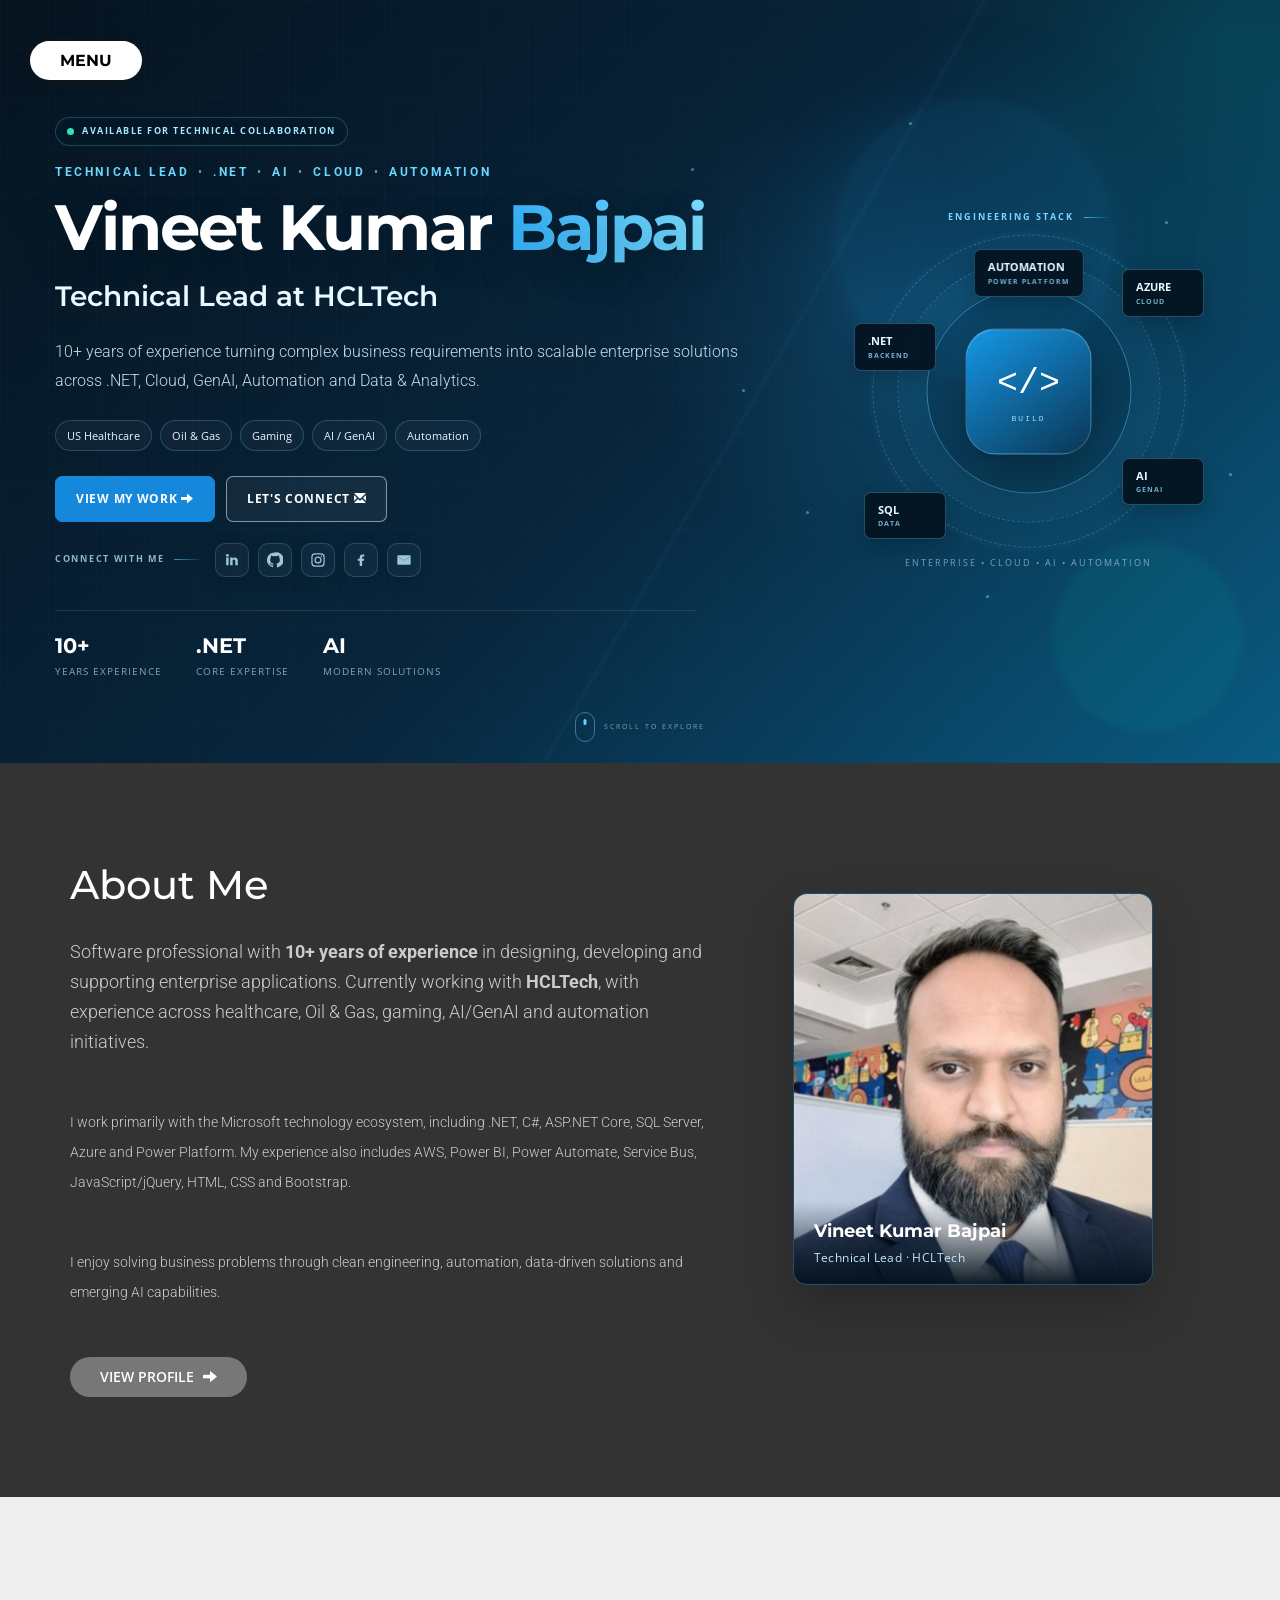
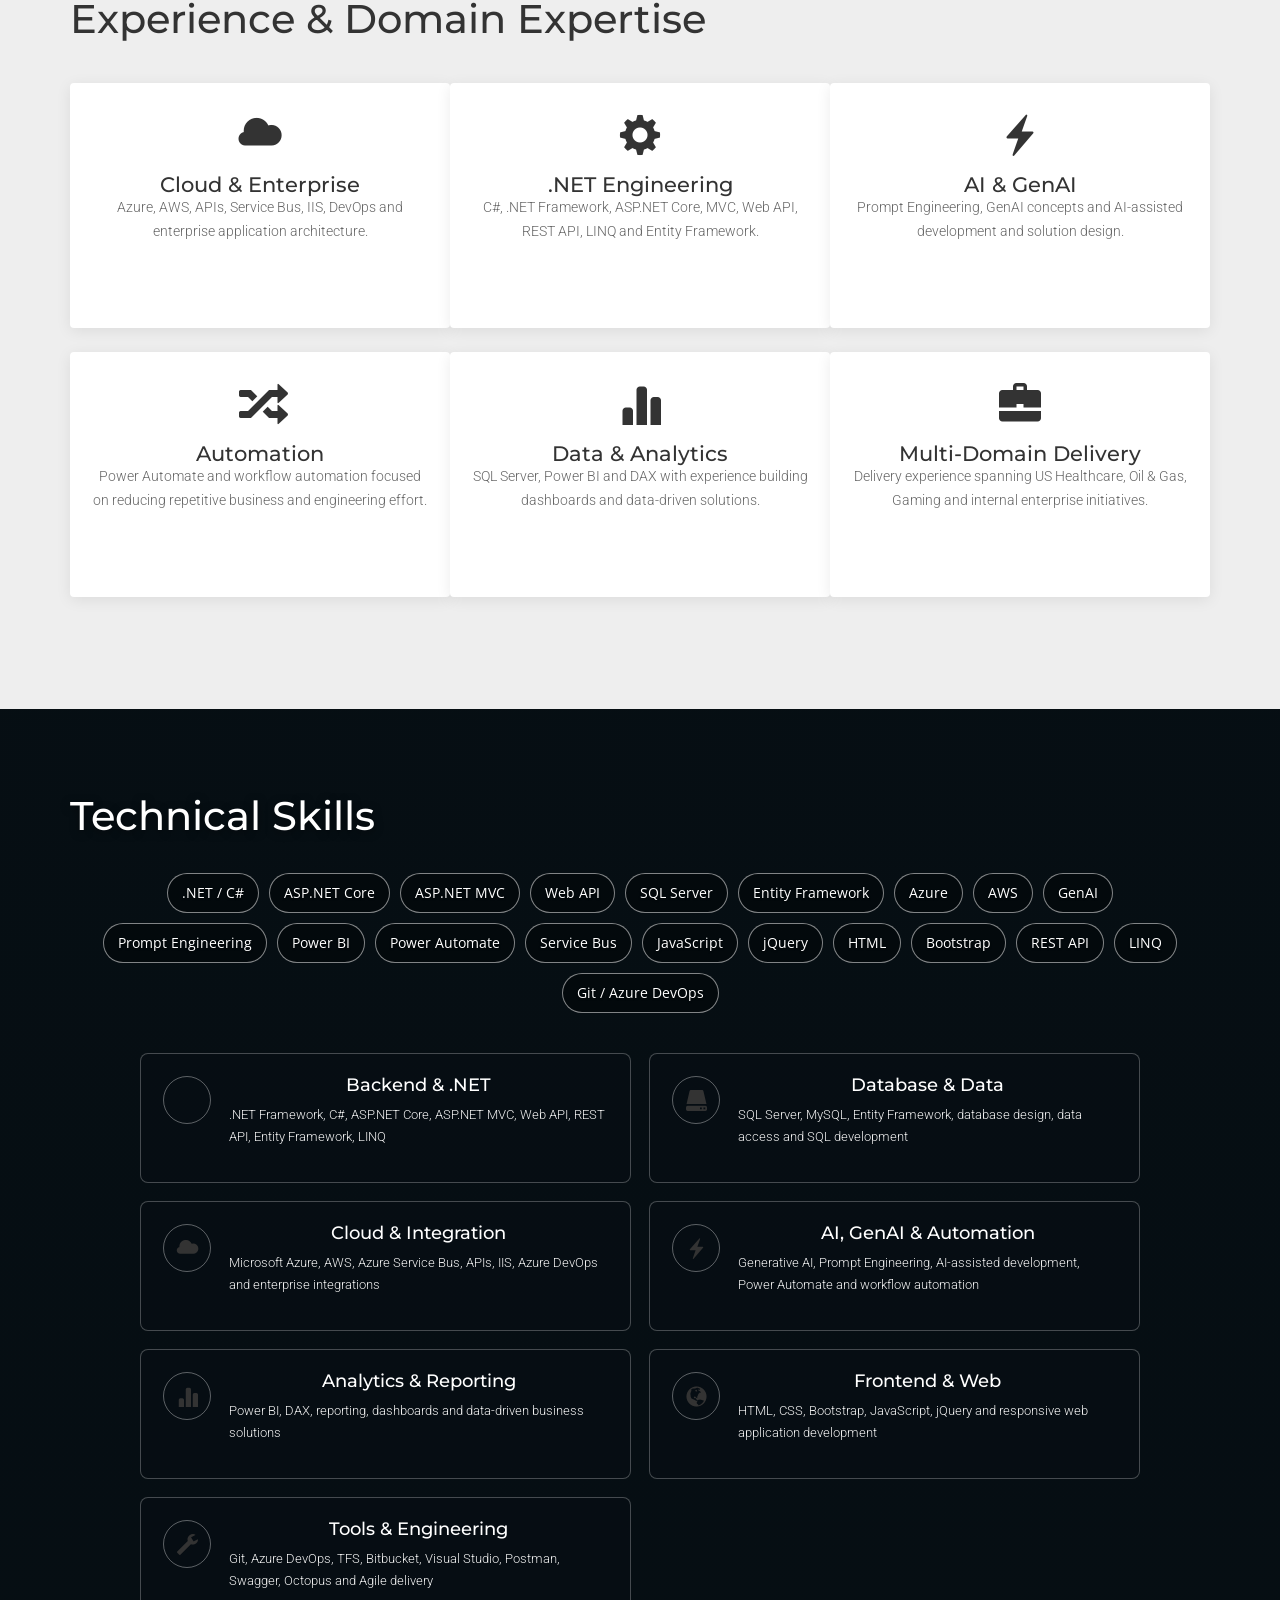
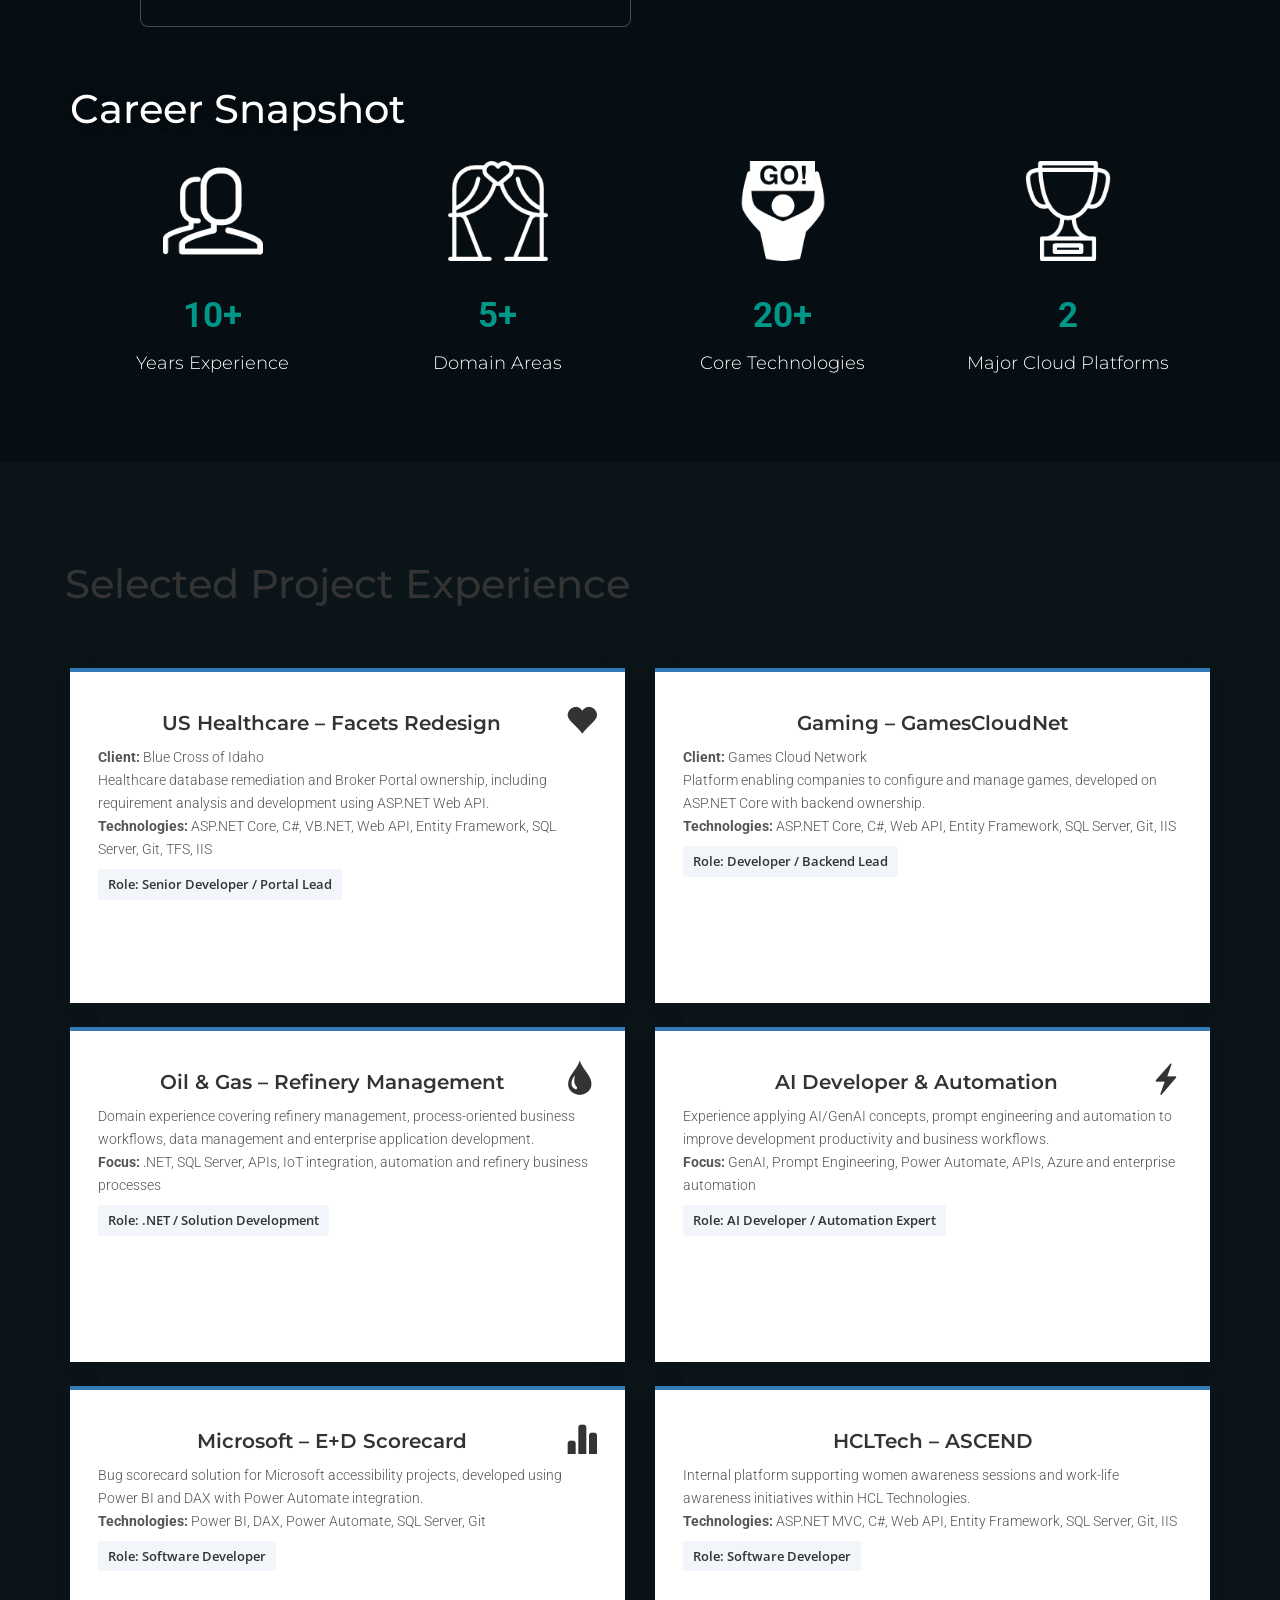
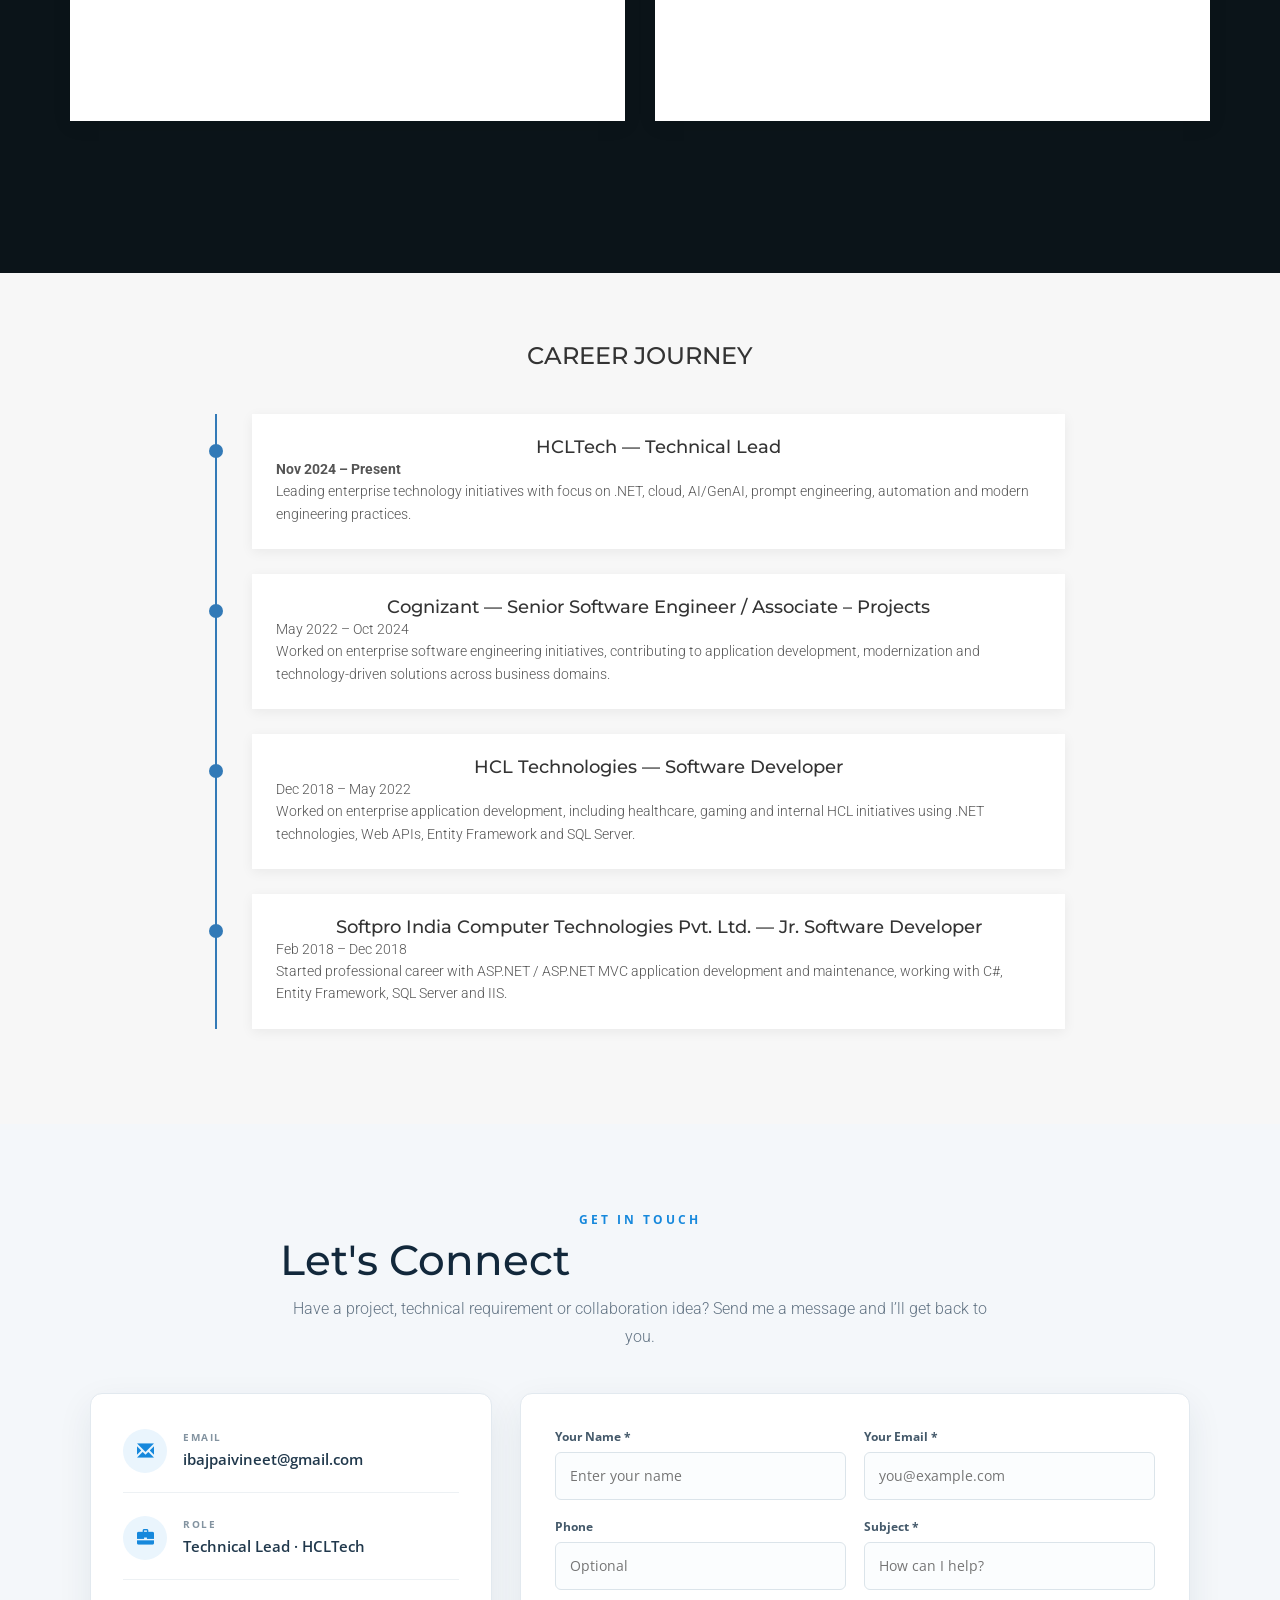
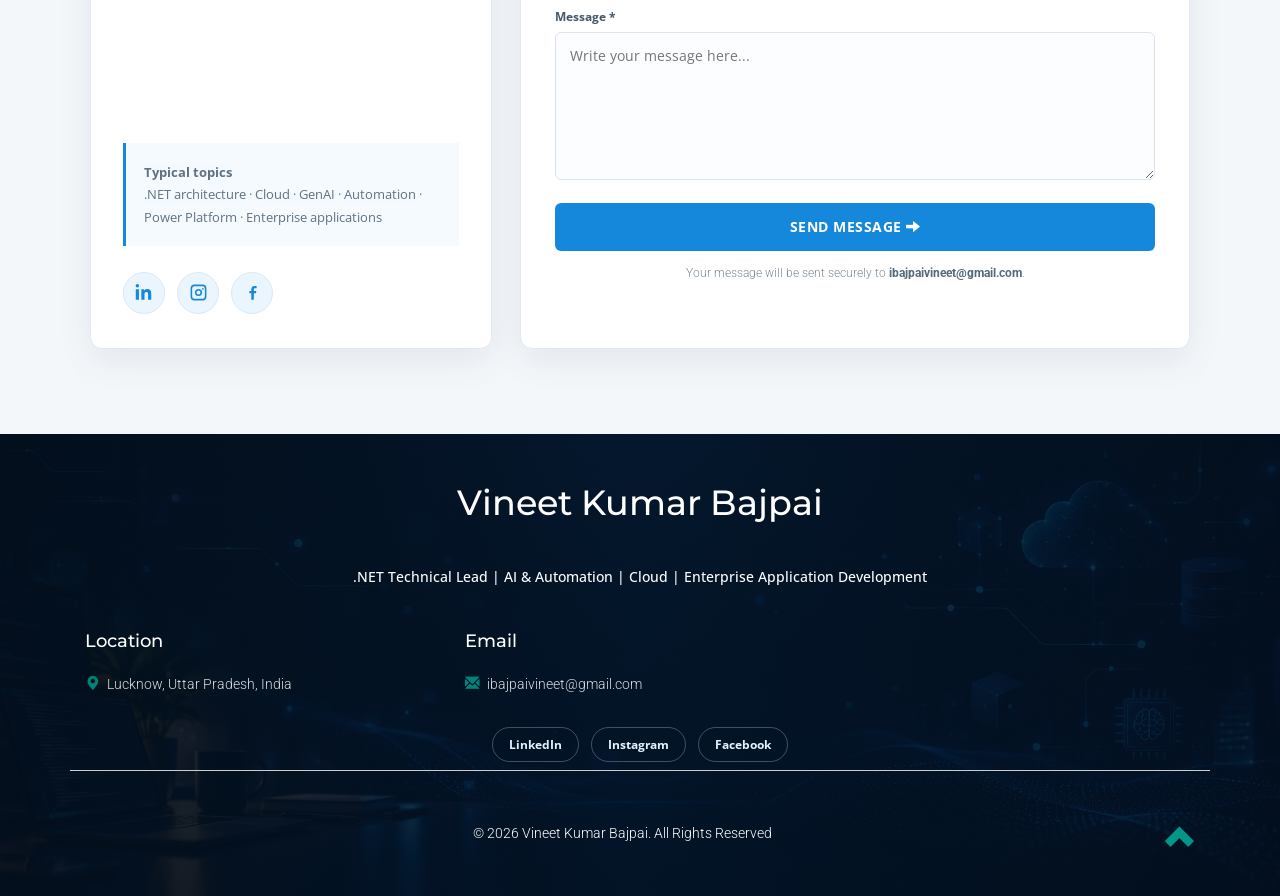
<file: index.html>
<!DOCTYPE html>
<html lang="en">
<head>
<title>Er. Vineet Bajpai</title>
<meta name="viewport" content="width=device-width, initial-scale=1">
<meta http-equiv="Content-Type" content="text/html; charset=utf-8">
<meta name="description" content="Vineet Kumar Bajpai is a Technical Lead at HCLTech with 10+ years of experience in .NET, C#, ASP.NET Core, Azure, AWS, AI/GenAI, automation, Power BI and enterprise application development.">
<meta name="author" content="Vineet Kumar Bajpai">
<meta name="robots" content="index, follow, max-image-preview:large, max-snippet:-1, max-video-preview:-1">
<meta name="googlebot" content="index, follow, max-image-preview:large, max-snippet:-1, max-video-preview:-1">
<meta name="theme-color" content="#081b2d">
<link rel="canonical" href="https://vineetbajpai.co.in/">
<link rel="icon" type="image/png" sizes="48x48" href="images/favicon-48.png">
<link rel="apple-touch-icon" sizes="192x192" href="images/favicon-192.png">
<link rel="alternate" hreflang="en-in" href="https://vineetbajpai.co.in/">
<link rel="alternate" hreflang="x-default" href="https://vineetbajpai.co.in/">
<meta property="og:type" content="profile">
<meta property="og:title" content="Vineet Bajpai | Technical Lead at HCLTech">
<meta property="og:description" content="Professional portfolio of Vineet Kumar Bajpai, Technical Lead at HCLTech with 10+ years of experience in .NET, AI/GenAI, Cloud, Automation and enterprise application development.">
<meta property="og:url" content="https://vineetbajpai.co.in/">
<meta property="og:site_name" content="Vineet Kumar Bajpai">
<meta property="og:image" content="https://vineetbajpai.co.in/images/profile.jpg">
<meta property="og:image:alt" content="Vineet Kumar Bajpai - Technical Lead at HCLTech">
<meta property="profile:first_name" content="Vineet">
<meta property="profile:last_name" content="Bajpai">
<meta name="twitter:card" content="summary_large_image">
<meta name="twitter:title" content="Vineet Bajpai | Technical Lead at HCLTech">
<meta name="twitter:description" content="Vineet Bajpai — Technical Lead at HCLTech specializing in .NET, AI/GenAI, Cloud, Automation and enterprise applications.">
<meta name="twitter:image" content="https://vineetbajpai.co.in/images/profile.jpg">
<meta name="twitter:image:alt" content="Vineet Bajpai - Technical Lead at HCLTech">

<script type="application/ld+json">
{
  "@context": "https://schema.org",
  "@graph": [
    {
      "@type": "WebSite",
      "@id": "https://vineetbajpai.co.in/#website",
      "url": "https://vineetbajpai.co.in/",
      "name": "Vineet Kumar Bajpai",
      "alternateName": "Vineet Bajpai",
      "inLanguage": "en-IN",
      "publisher": { "@id": "https://vineetbajpai.co.in/#person" }
    },
    {
      "@type": "ProfilePage",
      "@id": "https://vineetbajpai.co.in/#profile",
      "url": "https://vineetbajpai.co.in/",
      "name": "Vineet Kumar Bajpai | Technical Lead at HCLTech",
      "description": "Professional profile of Vineet Kumar Bajpai, Technical Lead at HCLTech with 10+ years of experience in .NET, cloud, AI/GenAI, automation and enterprise application development.",
      "inLanguage": "en-IN",
      "mainEntity": { "@id": "https://vineetbajpai.co.in/#person" }
    },
    {
      "@type": "Person",
      "@id": "https://vineetbajpai.co.in/#person",
      "name": "Vineet Kumar Bajpai",
      "givenName": "Vineet Kumar",
      "familyName": "Bajpai",
      "alternateName": "Vineet Bajpai",
      "url": "https://vineetbajpai.co.in/",
      "image": "https://vineetbajpai.co.in/images/profile.jpg",
      "jobTitle": "Technical Lead",
      "description": "Technical Lead at HCLTech with 10+ years of experience in .NET, C#, ASP.NET Core, Web API, SQL Server, Azure, AWS, AI/GenAI, prompt engineering, automation, Power BI and enterprise application development.",
      "email": "mailto:ibajpaivineet@gmail.com",
      "worksFor": {
        "@type": "Organization",
        "name": "HCLTech",
        "url": "https://www.hcltech.com/"
      },
      "sameAs": [
        "https://www.linkedin.com/in/vineet-bajpai-69a56612b/",
        "https://github.com/VineetBajpai",
        "https://instagram.com/ibajpaivineet/",
        "https://www.facebook.com/vineet.bajpai.8090"
      ],
      "knowsAbout": [
        ".NET", "C#", "ASP.NET Core", "ASP.NET MVC", "Web API", "REST API",
        "Entity Framework", "SQL Server", "Microsoft Azure", "AWS",
        "Generative AI", "AI", "Prompt Engineering", "Power BI",
        "Power Automate", "Azure Service Bus", "JavaScript", "jQuery",
        "HTML", "CSS", "Bootstrap", "Enterprise Application Development",
        "Software Engineering", "Cloud Computing", "Automation"
      ]
    }
  ]
}
</script>
<link rel="stylesheet" href="css/bootstrap.min.css" type="text/css" media="all">
<link rel="stylesheet" href="css/style.css" type="text/css" media="all">
<link rel="stylesheet" href="css/swipebox.css" type="text/css" media="all">
<link rel="stylesheet" href="//fonts.googleapis.com/css?family=Open+Sans:400,300,600,700" type="text/css" media="all">
<link rel="stylesheet" href="//fonts.googleapis.com/css?family=Montserrat:400,700" type="text/css" media="all">
<link rel="stylesheet" href="//fonts.googleapis.com/css?family=Roboto:400,100,300,500,700,900" type="text/css" media="all">
<link rel="stylesheet" href="css/portfolio-custom.css" type="text/css" media="all">
<script src="js/modernizr.js"></script>
</head>
<body id="myPage" data-spy="scroll" data-target=".navbar" data-offset="60">

<div class="agileheaderw3ls" id="agilehomewthree">
    <section class="cd-section"><a class="cd-bouncy-nav-trigger" href="#0">MENU</a></section>
    <div class="cd-bouncy-nav-modal">
        <nav>
            <ul class="cd-bouncy-nav">
                <li><a class="scroll" href="#agilehomewthree">HOME</a></li>
                <li><a class="scroll" href="#agileaboutaitsabout">ABOUT</a></li>
                <li><a class="scroll" href="#w3threespecialityw3ls">EXPERIENCE</a></li>
                <li><a class="scroll" href="#skills">SKILLS</a></li>
                <li><a class="scroll" href="#portfolio">PROJECTS</a></li>
                <li><a class="scroll" href="#contact">CONTACT</a></li>
            </ul>
        </nav>
        <a href="#0" class="cd-close">Close modal</a>
    </div>

    <div class="site-hero-content modern-hero" id="home-hero">
        <div class="hero-grid-lines" aria-hidden="true"></div>
        <div class="hero-glow hero-glow-one" aria-hidden="true"></div>
        <div class="hero-glow hero-glow-two" aria-hidden="true"></div>
        <div class="hero-particles" aria-hidden="true">
            <span></span><span></span><span></span><span></span><span></span><span></span><span></span><span></span>
        </div>
        <div class="hero-inner modern-hero-inner">
            <div class="hero-content-card modern-hero-copy">
                <div class="hero-status"><span class="status-dot"></span> AVAILABLE FOR TECHNICAL COLLABORATION</div>
                <p class="hero-eyebrow">TECHNICAL LEAD <b>•</b> .NET <b>•</b> AI <b>•</b> CLOUD <b>•</b> AUTOMATION</p>
                <h1 style = "text-align:left">Vineet Kumar <span>Bajpai</span></h1>
				<h2><span class="hero-role-line">Technical Lead at <span>HCLTech</span></span></h2>
                <!-- <div class="hero-role-line"><span class="role-prefix">Technical Lead at </span> <span id="heroTypingText">H</span><span class="typing-cursor">|</span></div> -->
				
                <p class="hero-summary">10+ years of experience turning complex business requirements into scalable enterprise solutions across .NET, Cloud, GenAI, Automation and Data &amp; Analytics.</p>
                <div class="hero-domain-row">
                    <span>US Healthcare</span><span>Oil &amp; Gas</span><span>Gaming</span><span>AI / GenAI</span><span>Automation</span>
                </div>
                <div class="hero-actions">
                    <a class="hero-btn hero-btn-primary hero-btn-glow scroll" href="#portfolio">VIEW MY WORK <span class="glyphicon glyphicon-arrow-right"></span></a>
                    <a class="hero-btn hero-btn-outline scroll" href="#contact">LET'S CONNECT <span class="glyphicon glyphicon-envelope"></span></a>
                </div>

                <div class="hero-social-row" aria-label="Connect with Vineet Kumar Bajpai on social media">
                    <span class="hero-social-label">CONNECT WITH ME</span>
                    <span class="hero-social-line" aria-hidden="true"></span>
                    <a class="hero-social-link linkedin" href="https://www.linkedin.com/in/vineet-bajpai-69a56612b" target="_blank" rel="noopener noreferrer" aria-label="LinkedIn">
                        <svg viewBox="0 0 24 24" aria-hidden="true"><path d="M6.94 8.32H3.27V20h3.67V8.32ZM5.1 3A2.13 2.13 0 1 0 5.1 7.27 2.13 2.13 0 0 0 5.1 3ZM20.73 13.31c0-3.52-1.88-5.16-4.39-5.16a3.78 3.78 0 0 0-3.42 1.88V8.32H9.25V20h3.67v-5.79c0-1.53.29-3.01 2.18-3.01 1.86 0 1.88 1.75 1.88 3.11V20h3.75v-6.69Z"/></svg>
                    </a>
                    <a class="hero-social-link github" href="https://github.com/VineetBajpai" target="_blank" rel="noopener noreferrer" aria-label="GitHub">
                        <svg viewBox="0 0 24 24" aria-hidden="true"><path d="M12 .7A11.3 11.3 0 0 0 8.43 22.92c.57.1.78-.25.78-.55v-2.13c-3.18.69-3.85-1.35-3.85-1.35-.52-1.32-1.27-1.67-1.27-1.67-1.04-.71.08-.7.08-.7 1.15.08 1.76 1.18 1.76 1.18 1.02 1.76 2.68 1.25 3.33.96.1-.74.4-1.25.73-1.54-2.54-.29-5.2-1.27-5.2-5.66 0-1.25.45-2.27 1.18-3.07-.12-.29-.51-1.45.11-3.02 0 0 .96-.31 3.12 1.17a10.8 10.8 0 0 1 5.68 0c2.16-1.48 3.12-1.17 3.12-1.17.62 1.57.23 2.73.11 3.02.73.8 1.18 1.82 1.18 3.07 0 4.4-2.67 5.37-5.21 5.65.41.36.78 1.08.78 2.18v3.23c0 .3.2.66.79.55A11.3 11.3 0 0 0 12 .7Z"/></svg>
                    </a>
                    <a class="hero-social-link instagram" href="https://instagram.com/ibajpaivineet/" target="_blank" rel="noopener noreferrer" aria-label="Instagram">
                        <svg viewBox="0 0 24 24" aria-hidden="true"><path d="M7.5 2h9A5.5 5.5 0 0 1 22 7.5v9a5.5 5.5 0 0 1-5.5 5.5h-9A5.5 5.5 0 0 1 2 16.5v-9A5.5 5.5 0 0 1 7.5 2Zm0 1.8A3.7 3.7 0 0 0 3.8 7.5v9a3.7 3.7 0 0 0 3.7 3.7h9a3.7 3.7 0 0 0 3.7-3.7v-9a3.7 3.7 0 0 0-3.7-3.7h-9Zm9.75 1.35a1.1 1.1 0 1 1 0 2.2 1.1 1.1 0 0 1 0-2.2ZM12 6.7A5.3 5.3 0 1 1 6.7 12 5.3 5.3 0 0 1 12 6.7Zm0 1.8A3.5 3.5 0 1 0 15.5 12 3.5 3.5 0 0 0 12 8.5Z"/></svg>
                    </a>
                    <a class="hero-social-link facebook" href="https://www.facebook.com/vineet.bajpai.8090" target="_blank" rel="noopener noreferrer" aria-label="Facebook">
                        <svg viewBox="0 0 24 24" aria-hidden="true"><path d="M13.7 21v-8h2.7l.4-3h-3.1V8.08c0-.87.24-1.46 1.5-1.46h1.72V3.94c-.3-.04-1.35-.14-2.58-.14-2.55 0-4.3 1.56-4.3 4.42V10H7.15v3h2.88v8h3.67Z"/></svg>
                    </a>
                    <a class="hero-social-link email" href="mailto:ibajpaivineet@gmail.com" aria-label="Email Vineet Kumar Bajpai">
                        <svg viewBox="0 0 24 24" aria-hidden="true"><path d="M3.5 5h17A1.5 1.5 0 0 1 22 6.5v11a1.5 1.5 0 0 1-1.5 1.5h-17A1.5 1.5 0 0 1 2 17.5v-11A1.5 1.5 0 0 1 3.5 5Zm0 2.1v.24l8.5 5.42 8.5-5.42V7.1l-8.5 5.4-8.5-5.4Z"/></svg>
                    </a>
                </div>

                <div class="hero-trust-row">
                    <div><strong>10+</strong><span>Years Experience</span></div>
                    <div><strong>.NET</strong><span>Core Expertise</span></div>
                    <div><strong>AI</strong><span>Modern Solutions</span></div>
                </div>
            </div>
            <div class="hero-tech-panel modern-tech-panel" aria-label="Core technology expertise">
                <div class="tech-panel-header"><span>ENGINEERING STACK</span><i></i></div>
                <div class="hero-tech-orbit modern-orbit"><span class="hero-tech-core"><b>&lt;/&gt;</b><small>BUILD</small></span></div>
                <div class="hero-tech-chip chip-net"><b>.NET</b><small>BACKEND</small></div>
                <div class="hero-tech-chip chip-cloud"><b>AZURE</b><small>CLOUD</small></div>
                <div class="hero-tech-chip chip-ai"><b>AI</b><small>GENAI</small></div>
                <div class="hero-tech-chip chip-data"><b>SQL</b><small>DATA</small></div>
                <div class="hero-tech-chip chip-auto"><b>AUTOMATION</b><small>POWER PLATFORM</small></div>
                <!-- <div class="tech-panel-footer"><span class="pulse-line"></span> ENTERPRISE <b>·</b> CLOUD <b>·</b> AI <b>·</b> AUTOMATION</div> -->
            </div>
        </div>
        <a class="hero-scroll-indicator scroll" href="#agileaboutaitsabout" aria-label="Scroll to About section"><span></span><small>SCROLL TO EXPLORE</small></a>
    </div>

<div class="agileaboutaitsabout" id="agileaboutaitsabout">
    <div class="agileaboutaits"><div class="container">
        <div class="col-md-7 col-sm-7 agileaboutaits-grid agileaboutaits-info">
            <h1>About Me</h1>
            <p class="lead-text">Software professional with <strong>10+ years of experience</strong> in designing, developing and supporting enterprise applications. Currently working with <strong>HCLTech</strong>, with experience across healthcare, Oil & Gas, gaming, AI/GenAI and automation initiatives.</p>
            <p>I work primarily with the Microsoft technology ecosystem, including .NET, C#, ASP.NET Core, SQL Server, Azure and Power Platform. My experience also includes AWS, Power BI, Power Automate, Service Bus, JavaScript/jQuery, HTML, CSS and Bootstrap.</p>
            <p>I enjoy solving business problems through clean engineering, automation, data-driven solutions and emerging AI capabilities.</p>
            <button class="btn btn-primary" data-toggle="modal" data-target="#myModal">VIEW PROFILE <span class="glyphicon glyphicon-arrow-right" aria-hidden="true"></span></button>
        </div>
        <div class="col-md-5 col-sm-5 agileaboutaits-grid agileaboutaits-visual">
            <div class="about-photo-card">
                <img src="images/profile.jpg" alt="Vineet Kumar Bajpai" class="about-profile-photo">
                <div class="about-photo-caption"><strong>Vineet Kumar Bajpai</strong><span>Technical Lead · HCLTech</span></div>
            </div>
            <div class="about-visual-card about-visual-card-secondary">
                <div class="about-visual-top"><span class="visual-dot"></span><span class="visual-dot"></span><span class="visual-dot"></span><span class="visual-label">TECHNICAL LEAD</span></div>
                <div class="architecture-flow">
                    <div class="flow-node primary">.NET</div><div class="flow-line"></div><div class="flow-node">API</div><div class="flow-line"></div><div class="flow-node">CLOUD</div>
                </div>
                <div class="architecture-grid"><span>C#</span><span>Azure</span><span>SQL</span><span>GenAI</span><span>Power BI</span><span>Automation</span></div>
            </div>
        </div>
        <div class="clearfix"></div>
        <div class="tooltip-content">
            <div class="modal fade features-modal" id="myModal" tabindex="-1" role="dialog" aria-hidden="true">
                <div class="modal-dialog modal-lg"><div class="modal-content">
                    <div class="modal-header"><button type="button" class="close" data-dismiss="modal" aria-hidden="true">&times;</button><h4 class="modal-title">Vineet Kumar Bajpai</h4></div>
                    <div class="modal-body profile-modal">
                        <h4>Professional Profile</h4>
                        <ul>
                            <li><strong>Experience:</strong> 10+ years in software engineering and enterprise application development</li>
                            <li><strong>Current Organization:</strong> HCLTech</li>
                            <li><strong>Current Position:</strong> Technical Lead</li>
                            <li><strong>Domains:</strong> US Healthcare, Oil & Gas, Gaming, AI/GenAI and enterprise automation</li>
                            <li><strong>Core Technologies:</strong> .NET, C#, ASP.NET Core/MVC, Web API, SQL Server, Azure, AWS, Power BI, Power Automate, Service Bus</li>
                        </ul>
                    </div>
                </div></div>
            </div>
        </div>
    </div></div>
</div>

<div class="w3threespecialityw3ls" id="w3threespecialityw3ls">
    <div class="container">
        <h2>Experience & Domain Expertise</h2>
        <div class="grid cs-style-3 expertise-grid">
            <div class="col-md-4 col-sm-6 w3threespecialityw3ls-grid"><div class="expertise-card"><span class="glyphicon glyphicon-cloud"></span><h3>Cloud & Enterprise</h3><p>Azure, AWS, APIs, Service Bus, IIS, DevOps and enterprise application architecture.</p></div></div>
            <div class="col-md-4 col-sm-6 w3threespecialityw3ls-grid"><div class="expertise-card"><span class="glyphicon glyphicon-cog"></span><h3>.NET Engineering</h3><p>C#, .NET Framework, ASP.NET Core, MVC, Web API, REST API, LINQ and Entity Framework.</p></div></div>
            <div class="col-md-4 col-sm-6 w3threespecialityw3ls-grid"><div class="expertise-card"><span class="glyphicon glyphicon-flash"></span><h3>AI & GenAI</h3><p>Prompt Engineering, GenAI concepts and AI-assisted development and solution design.</p></div></div>
            <div class="col-md-4 col-sm-6 w3threespecialityw3ls-grid"><div class="expertise-card"><span class="glyphicon glyphicon-random"></span><h3>Automation</h3><p>Power Automate and workflow automation focused on reducing repetitive business and engineering effort.</p></div></div>
            <div class="col-md-4 col-sm-6 w3threespecialityw3ls-grid"><div class="expertise-card"><span class="glyphicon glyphicon-stats"></span><h3>Data & Analytics</h3><p>SQL Server, Power BI and DAX with experience building dashboards and data-driven solutions.</p></div></div>
            <div class="col-md-4 col-sm-6 w3threespecialityw3ls-grid"><div class="expertise-card"><span class="glyphicon glyphicon-briefcase"></span><h3>Multi-Domain Delivery</h3><p>Delivery experience spanning US Healthcare, Oil & Gas, Gaming and internal enterprise initiatives.</p></div></div>
        </div>
        <div class="clearfix"></div>
    </div>
</div>

<div class="progressive-effects" id="skills"><div class="container">
    <div id="about-us" class="parallax">
        <h3>Technical Skills</h3>
        <div class="skill-cloud">
            <span>.NET / C#</span><span>ASP.NET Core</span><span>ASP.NET MVC</span><span>Web API</span><span>SQL Server</span><span>Entity Framework</span><span>Azure</span><span>AWS</span><span>GenAI</span><span>Prompt Engineering</span><span>Power BI</span><span>Power Automate</span><span>Service Bus</span><span>JavaScript</span><span>jQuery</span><span>HTML</span><span>Bootstrap</span><span>REST API</span><span>LINQ</span><span>Git / Azure DevOps</span>
        </div>
        <div class="technology-matrix wow fadeInUp" data-wow-duration="1000ms" data-wow-delay="300ms">
            <div class="tech-group"><div class="tech-group-icon"><span class="glyphicon glyphicon-console"></span></div><div><h4>Backend & .NET</h4><p>.NET Framework, C#, ASP.NET Core, ASP.NET MVC, Web API, REST API, Entity Framework, LINQ</p></div></div>
            <div class="tech-group"><div class="tech-group-icon"><span class="glyphicon glyphicon-hdd"></span></div><div><h4>Database & Data</h4><p>SQL Server, MySQL, Entity Framework, database design, data access and SQL development</p></div></div>
            <div class="tech-group"><div class="tech-group-icon"><span class="glyphicon glyphicon-cloud"></span></div><div><h4>Cloud & Integration</h4><p>Microsoft Azure, AWS, Azure Service Bus, APIs, IIS, Azure DevOps and enterprise integrations</p></div></div>
            <div class="tech-group"><div class="tech-group-icon"><span class="glyphicon glyphicon-flash"></span></div><div><h4>AI, GenAI & Automation</h4><p>Generative AI, Prompt Engineering, AI-assisted development, Power Automate and workflow automation</p></div></div>
            <div class="tech-group"><div class="tech-group-icon"><span class="glyphicon glyphicon-stats"></span></div><div><h4>Analytics & Reporting</h4><p>Power BI, DAX, reporting, dashboards and data-driven business solutions</p></div></div>
            <div class="tech-group"><div class="tech-group-icon"><span class="glyphicon glyphicon-globe"></span></div><div><h4>Frontend & Web</h4><p>HTML, CSS, Bootstrap, JavaScript, jQuery and responsive web application development</p></div></div>
            <div class="tech-group"><div class="tech-group-icon"><span class="glyphicon glyphicon-wrench"></span></div><div><h4>Tools & Engineering</h4><p>Git, Azure DevOps, TFS, Bitbucket, Visual Studio, Postman, Swagger, Octopus and Agile delivery</p></div></div>
        </div>
    </div>

    <div class="stats"><h3>Career Snapshot</h3><div class="stats-info">
        <div class="col-md-3 col-sm-3 stats-grid"><div class="stats-img"><img src="images/s1.png" alt="10+ years software engineering experience"></div><div class="numscroller counter numscroller-big-bottom" data-slno="1" data-min="0" data-max="10" data-delay=".5" data-increment="1">10+</div><p>Years Experience</p></div>
        <div class="col-md-3 col-sm-3 stats-grid"><div class="stats-img"><img src="images/s2.png" alt="US Healthcare, Oil and Gas, Gaming, AI and Automation domains"></div><div class="numscroller counter numscroller-big-bottom" data-slno="1" data-min="0" data-max="5" data-delay="8" data-increment="1">5+</div><p>Domain Areas</p></div>
        <div class="col-md-3 col-sm-3 stats-grid"><div class="stats-img"><img src="images/s3.png" alt="20+ core software engineering technologies"></div><div class="numscroller counter numscroller-big-bottom" data-slno="1" data-min="0" data-max="20" data-delay=".5" data-increment="2">20+</div><p>Core Technologies</p></div>
        <div class="col-md-3 col-sm-3 stats-grid"><div class="stats-img"><img src="images/s4.png" alt="Azure and AWS cloud platforms"></div><div class="numscroller counter numscroller-big-bottom" data-slno="1" data-min="0" data-max="2" data-delay="8" data-increment="1">2</div><p>Major Cloud Platforms</p></div>
        <div class="clearfix"></div>
    </div></div>
</div></div>

<div class="portfolio" id="portfolio">
    <h3>Selected Project Experience</h3>
    <div class="container project-container">
        <div class="row">
            <div class="col-md-6"><div class="project-card"><div class="project-icon"><span class="glyphicon glyphicon-heart"></span></div><h4>US Healthcare – Facets Redesign</h4><p><strong>Client:</strong> Blue Cross of Idaho</p><p>Healthcare database remediation and Broker Portal ownership, including requirement analysis and development using ASP.NET Web API.</p><p class="tech"><strong>Technologies:</strong> ASP.NET Core, C#, VB.NET, Web API, Entity Framework, SQL Server, Git, TFS, IIS</p><span class="role">Role: Senior Developer / Portal Lead</span></div></div>
            <div class="col-md-6"><div class="project-card"><div class="project-icon"><span class="glyphicon glyphicon-console"></span></div><h4>Gaming – GamesCloudNet</h4><p><strong>Client:</strong> Games Cloud Network</p><p>Platform enabling companies to configure and manage games, developed on ASP.NET Core with backend ownership.</p><p class="tech"><strong>Technologies:</strong> ASP.NET Core, C#, Web API, Entity Framework, SQL Server, Git, IIS</p><span class="role">Role: Developer / Backend Lead</span></div></div>
            <div class="col-md-6"><div class="project-card"><div class="project-icon"><span class="glyphicon glyphicon-tint"></span></div><h4>Oil & Gas – Refinery Management</h4><p>Domain experience covering refinery management, process-oriented business workflows, data management and enterprise application development.</p><p class="tech"><strong>Focus:</strong> .NET, SQL Server, APIs, IoT integration, automation and refinery business processes</p><span class="role">Role: .NET / Solution Development</span></div></div>
            <div class="col-md-6"><div class="project-card"><div class="project-icon"><span class="glyphicon glyphicon-flash"></span></div><h4>AI Developer & Automation</h4><p>Experience applying AI/GenAI concepts, prompt engineering and automation to improve development productivity and business workflows.</p><p class="tech"><strong>Focus:</strong> GenAI, Prompt Engineering, Power Automate, APIs, Azure and enterprise automation</p><span class="role">Role: AI Developer / Automation Expert</span></div></div>
            <div class="col-md-6"><div class="project-card"><div class="project-icon"><span class="glyphicon glyphicon-stats"></span></div><h4>Microsoft – E+D Scorecard</h4><p>Bug scorecard solution for Microsoft accessibility projects, developed using Power BI and DAX with Power Automate integration.</p><p class="tech"><strong>Technologies:</strong> Power BI, DAX, Power Automate, SQL Server, Git</p><span class="role">Role: Software Developer</span></div></div>
            <div class="col-md-6"><div class="project-card"><div class="project-icon"><span class="glyphicon glyphicon-education"></span></div><h4>HCLTech – ASCEND</h4><p>Internal platform supporting women awareness sessions and work-life awareness initiatives within HCL Technologies.</p><p class="tech"><strong>Technologies:</strong> ASP.NET MVC, C#, Web API, Entity Framework, SQL Server, Git, IIS</p><span class="role">Role: Software Developer</span></div></div>
        </div>
    </div>
</div>

<div class="experience-section"><div class="container"><h3>Career Journey</h3><div class="timeline">
    <div class="timeline-item"><span class="timeline-dot"></span><div><h4>HCLTech — Technical Lead</h4><p><strong>Nov 2024 – Present</strong></p><p>Leading enterprise technology initiatives with focus on .NET, cloud, AI/GenAI, prompt engineering, automation and modern engineering practices.</p></div></div>
    <div class="timeline-item"><span class="timeline-dot"></span><div><h4>Cognizant — Senior Software Engineer / Associate – Projects</h4><p>May 2022 – Oct 2024</p><p>Worked on enterprise software engineering initiatives, contributing to application development, modernization and technology-driven solutions across business domains.</p></div></div>
    <div class="timeline-item"><span class="timeline-dot"></span><div><h4>HCL Technologies — Software Developer</h4><p>Dec 2018 – May 2022</p><p>Worked on enterprise application development, including healthcare, gaming and internal HCL initiatives using .NET technologies, Web APIs, Entity Framework and SQL Server.</p></div></div>
    <div class="timeline-item"><span class="timeline-dot"></span><div><h4>Softpro India Computer Technologies Pvt. Ltd. — Jr. Software Developer</h4><p>Feb 2018 – Dec 2018</p><p>Started professional career with ASP.NET / ASP.NET MVC application development and maintenance, working with C#, Entity Framework, SQL Server and IIS.</p></div></div>
</div></div></div>

<div class="sitebrandbooking contact-modern" id="contact">
    <div class="container">
        <div class="contact-heading">
            <span class="section-kicker">GET IN TOUCH</span>
            <h3>Let's Connect</h3>
            <p>Have a project, technical requirement or collaboration idea? Send me a message and I’ll get back to you.</p>
        </div>
        <div class="contact-layout">
            <div class="contact-info-panel">
                <div class="contact-info-item"><span class="contact-icon glyphicon glyphicon-envelope"></span><div><small>EMAIL</small><a href="mailto:ibajpaivineet@gmail.com">ibajpaivineet@gmail.com</a></div></div>
                <!-- <div class="contact-info-item"><span class="contact-icon glyphicon glyphicon-earphone"></span><div><small>PHONE</small><a href="tel:+918090429169">+91 8090429169</a></div></div> -->
                <div class="contact-info-item"><span class="contact-icon glyphicon glyphicon-briefcase"></span><div><small>ROLE</small><span>Technical Lead · HCLTech</span></div></div>
                <div class="contact-note"><strong>Typical topics</strong><br>.NET architecture · Cloud · GenAI · Automation · Power Platform · Enterprise applications</div>
                <div class="social-links" aria-label="Social media links">
                    <a href="https://www.linkedin.com/in/vineet-bajpai-69a56612b" target="_blank" rel="noopener" aria-label="LinkedIn" title="LinkedIn"><svg viewBox="0 0 24 24" aria-hidden="true"><path d="M5.2 3.5a2.2 2.2 0 1 1-4.4 0 2.2 2.2 0 0 1 4.4 0ZM1 8h4v13H1V8Zm6.5 0h3.8v1.8h.1c.5-.9 1.8-2.2 4-2.2 4.3 0 5.1 2.8 5.1 6.4V21h-4v-6.2c0-1.5 0-3.5-2.1-3.5s-2.4 1.7-2.4 3.4V21h-4V8Z"/></svg></a>
                    <a href="https://instagram.com/ibajpaivineet/" target="_blank" rel="noopener" aria-label="Instagram" title="Instagram"><svg viewBox="0 0 24 24" aria-hidden="true"><path d="M7 2h10a5 5 0 0 1 5 5v10a5 5 0 0 1-5 5H7a5 5 0 0 1-5-5V7a5 5 0 0 1 5-5Zm0 2a3 3 0 0 0-3 3v10a3 3 0 0 0 3 3h10a3 3 0 0 0 3-3V7a3 3 0 0 0-3-3H7Zm5 3.5A4.5 4.5 0 1 1 7.5 12 4.5 4.5 0 0 1 12 7.5Zm0 2A2.5 2.5 0 1 0 14.5 12 2.5 2.5 0 0 0 12 9.5ZM17.5 6.3a1.1 1.1 0 1 1-1.1 1.1 1.1 1.1 0 0 1 1.1-1.1Z"/></svg></a>
                    <a href="https://www.facebook.com/vineet.bajpai.8090" target="_blank" rel="noopener" aria-label="Facebook" title="Facebook"><svg viewBox="0 0 24 24" aria-hidden="true"><path d="M13.7 21v-8h2.7l.4-3h-3.1V8.1c0-.9.3-1.6 1.7-1.6h1.8V3.8c-.3 0-1.3-.1-2.5-.1-2.5 0-4.2 1.5-4.2 4.3V10H8v3h2.5v8h3.2Z"/></svg></a>
                </div>
            </div>
            <div class="contact-form-panel">
                <form action="https://formsubmit.co/ibajpaivineet@gmail.com" method="POST" class="professional-contact-form">
                    <input type="hidden" name="_subject" value="Portfolio Contact — New message for Vineet Kumar Bajpai">
                    <input type="hidden" name="_template" value="table">
                    <input type="hidden" name="_captcha" value="false">
                    <input type="hidden" id="contact-replyto" name="_replyto" value="">
                    <input type="text" name="_honey" style="display:none" tabindex="-1" autocomplete="off">
                    <div class="contact-field-row">
                        <div class="contact-field"><label for="contact-name">Your Name *</label><input id="contact-name" type="text" name="name" placeholder="Enter your name" required></div>
                        <div class="contact-field"><label for="contact-email">Your Email *</label><input id="contact-email" type="email" name="email" placeholder="you@example.com" required></div>
                    </div>
                    <div class="contact-field-row">
                        <div class="contact-field"><label for="contact-phone">Phone</label><input id="contact-phone" type="tel" name="phone" placeholder="Optional"></div>
                        <div class="contact-field"><label for="contact-subject">Subject *</label><input id="contact-subject" type="text" name="subject" placeholder="How can I help?" required></div>
                    </div>
                    <div class="contact-field"><label for="contact-message">Message *</label><textarea id="contact-message" name="message" rows="6" placeholder="Write your message here..." required></textarea></div>
                    <button class="contact-submit" type="submit">SEND MESSAGE <span class="glyphicon glyphicon-arrow-right"></span></button>
                    <p class="contact-form-note">Your message will be sent securely to <strong>ibajpaivineet@gmail.com</strong>.</p>
                    <div id="contact-status" class="contact-status" role="status" aria-live="polite"></div>
                </form>
            </div>
        </div>
    </div>
</div>

<div class="footer"><div class="container">
    <h3>Vineet Kumar Bajpai</h3>
    <h5>.NET Technical Lead | AI & Automation | Cloud | Enterprise Application Development</h5>
    <div class="footer-grids">
        <div class="col-md-4 col-sm-4 footer-grid address"><h4>Location</h4><p><span class="glyphicon glyphicon-map-marker"></span> Lucknow, Uttar Pradesh, India</p></div>
        <!-- <div class="col-md-4 col-sm-4 footer-grid phone"><h4>Phone</h4><p><span class="glyphicon glyphicon-earphone"></span> +91 8090429169</p></div> -->
        <div class="col-md-4 col-sm-4 footer-grid email"><h4>Email</h4><p><span class="glyphicon glyphicon-envelope"></span> <a href="mailto:ibajpaivineet@gmail.com">ibajpaivineet@gmail.com</a></p></div>
        <div class="clearfix"></div>
    </div>
    <div class="footer-socials">
        <a href="https://www.linkedin.com/in/vineet-bajpai-69a56612b" target="_blank" rel="noopener" aria-label="LinkedIn">LinkedIn</a>
        <a href="https://instagram.com/ibajpaivineet/" target="_blank" rel="noopener" aria-label="Instagram">Instagram</a>
        <a href="https://www.facebook.com/vineet.bajpai.8090" target="_blank" rel="noopener" aria-label="Facebook">Facebook</a>
    </div>
    <div class="copyright"><p>&copy; 2026 Vineet Kumar Bajpai. All Rights Reserved <a href="#agilehomewthree" class="to-top scroll" title="To Top"><span class="glyphicon glyphicon-chevron-up"></span></a></p></div>
</div></div>

<script src="js/jquery.min.js"></script>
<script src="js/bootstrap.min.js"></script>
<script src="js/easing.js"></script>
<script src="js/jquery.easing.1.3.js"></script>
<script src="js/cbpFWTabs.js"></script>
<script src="js/wow.min.js"></script>
<script src="js/waypoints.min.js"></script>
<script src="js/counterup.min.js"></script>
<script src="js/jquery.inview.min.js"></script>
<script src="js/move-top.js"></script>
<script src="js/nav.js"></script>
<script src="js/main.js"></script>
<script>
$(document).ready(function(){
    $('.scroll').click(function(event){ if(this.hash !== '') { event.preventDefault(); $('html, body').animate({scrollTop: $(this.hash).offset().top}, 900); }});
    $('.numscroller').counterUp({delay:10,time:1000});

    // Contact form: hosted sites use FormSubmit; local file previews fall back to Gmail compose.
    $('.professional-contact-form').on('submit', function(event){
        event.preventDefault();
        var form = $(this);
        var button = form.find('.contact-submit');
        var status = $('#contact-status');
        var email = form.find('input[name="email"]').val();
        var name = form.find('input[name="name"]').val();
        var phone = form.find('input[name="phone"]').val();
        var subject = form.find('input[name="subject"]').val();
        var message = form.find('textarea[name="message"]').val();
        var body = 'Name: ' + name + '\nEmail: ' + email + '\nPhone: ' + phone + '\n\nMessage:\n' + message;

        // Opening the HTML file directly (file://) cannot call FormSubmit.
        // Open Gmail compose instead so the visitor can send the query to Vineet.
        if (window.location.protocol === 'file:') {
            var gmailUrl = 'https://mail.google.com/mail/?view=cm&fs=1&to=ibajpaivineet@gmail.com&su=' + encodeURIComponent(subject || 'Portfolio Contact') + '&body=' + encodeURIComponent(body);
            window.open(gmailUrl, '_blank');
            status.removeClass('error').addClass('success').text('Gmail compose opened. Please review and send your message.');
            return;
        }

        $('#contact-replyto').val(email);
        button.prop('disabled', true).addClass('is-sending').html('SENDING...');
        status.removeClass('success error').text('');
        $.ajax({
            url: 'https://formsubmit.co/ajax/ibajpaivineet@gmail.com',
            method: 'POST',
            data: form.serialize(),
            dataType: 'json',
            accepts: 'application/json'
        }).done(function(){
            form[0].reset();
            status.addClass('success').text('Thank you! Your message has been sent successfully.');
        }).fail(function(){
            // Keep a reliable fallback instead of sending visitors to an error page.
            var gmailUrl = 'https://mail.google.com/mail/?view=cm&fs=1&to=ibajpaivineet@gmail.com&su=' + encodeURIComponent(subject || 'Portfolio Contact') + '&body=' + encodeURIComponent(body);
            window.open(gmailUrl, '_blank');
            status.addClass('error').text('The web form service was unavailable. Gmail compose has been opened instead.');
        }).always(function(){
            button.prop('disabled', false).removeClass('is-sending').html('SEND MESSAGE <span class="glyphicon glyphicon-arrow-right"></span>');
        });
    });
});
</script>
</body>
</html>
</file>
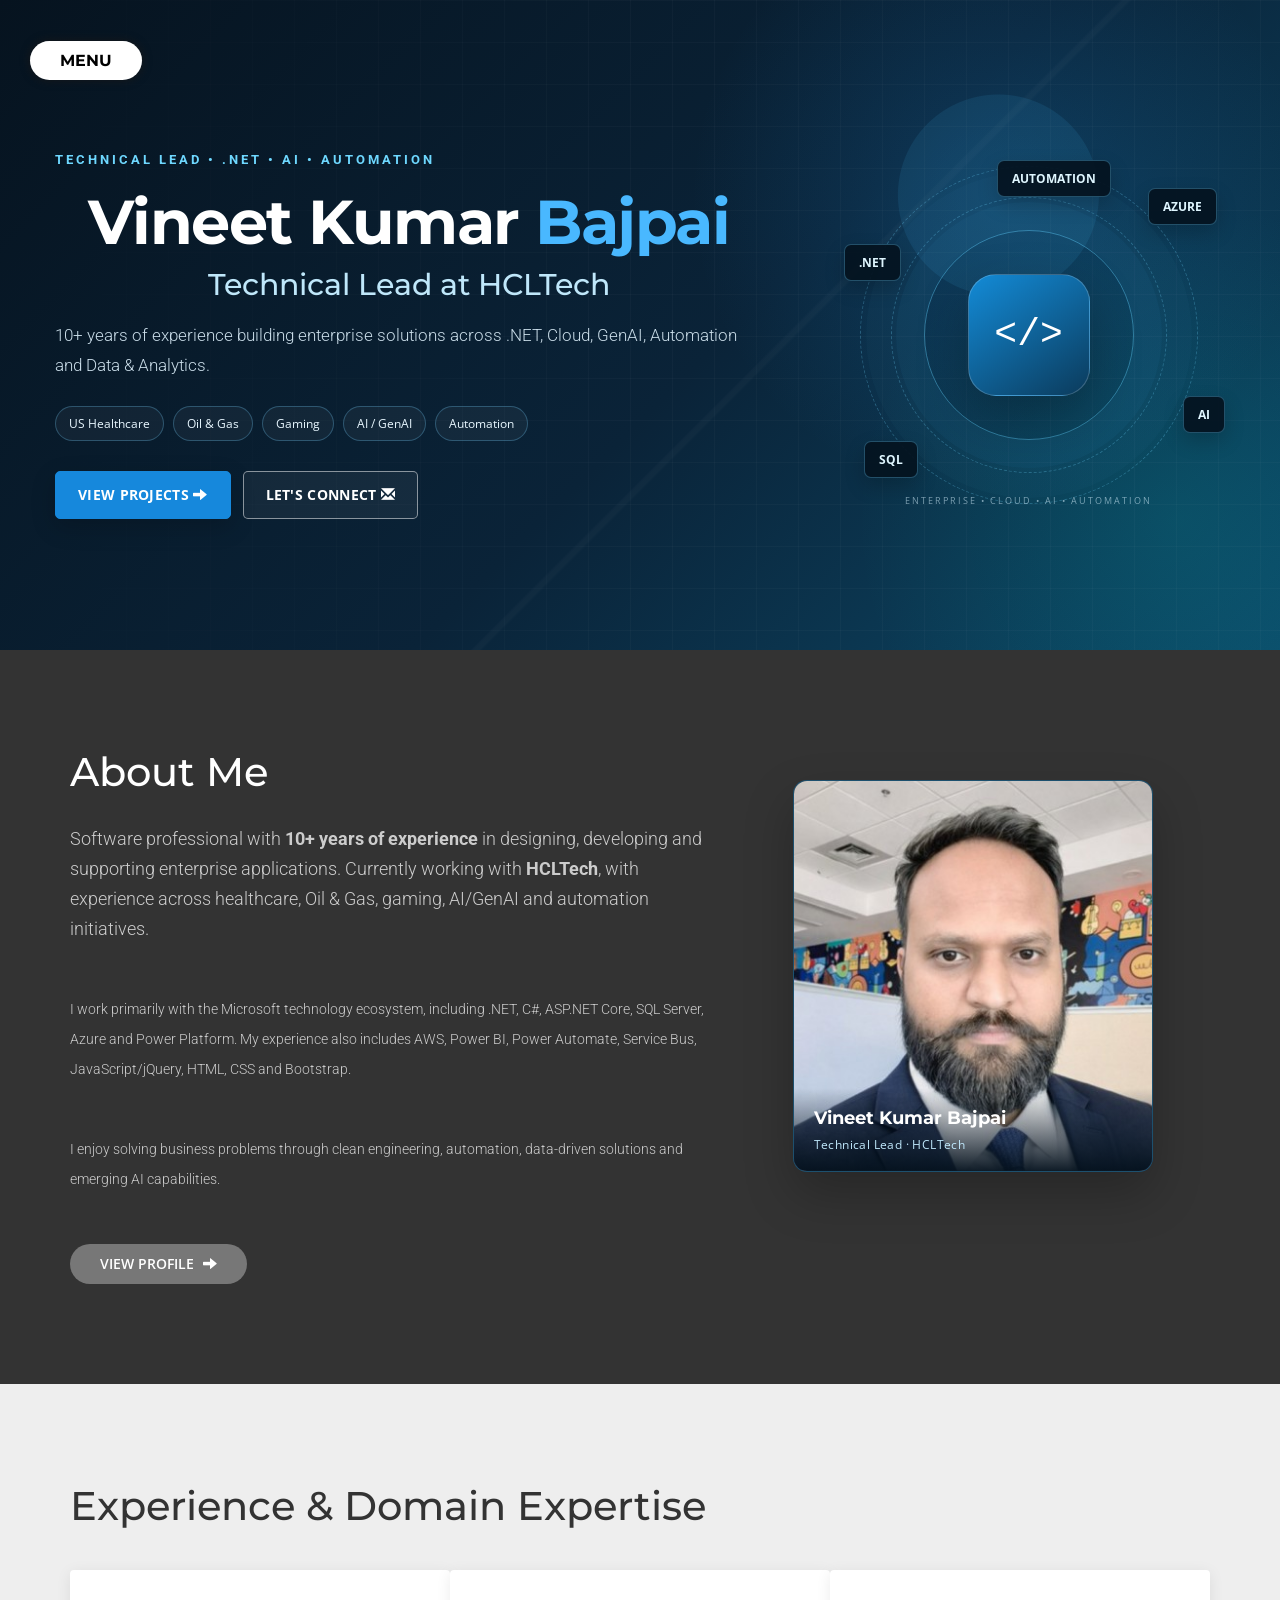
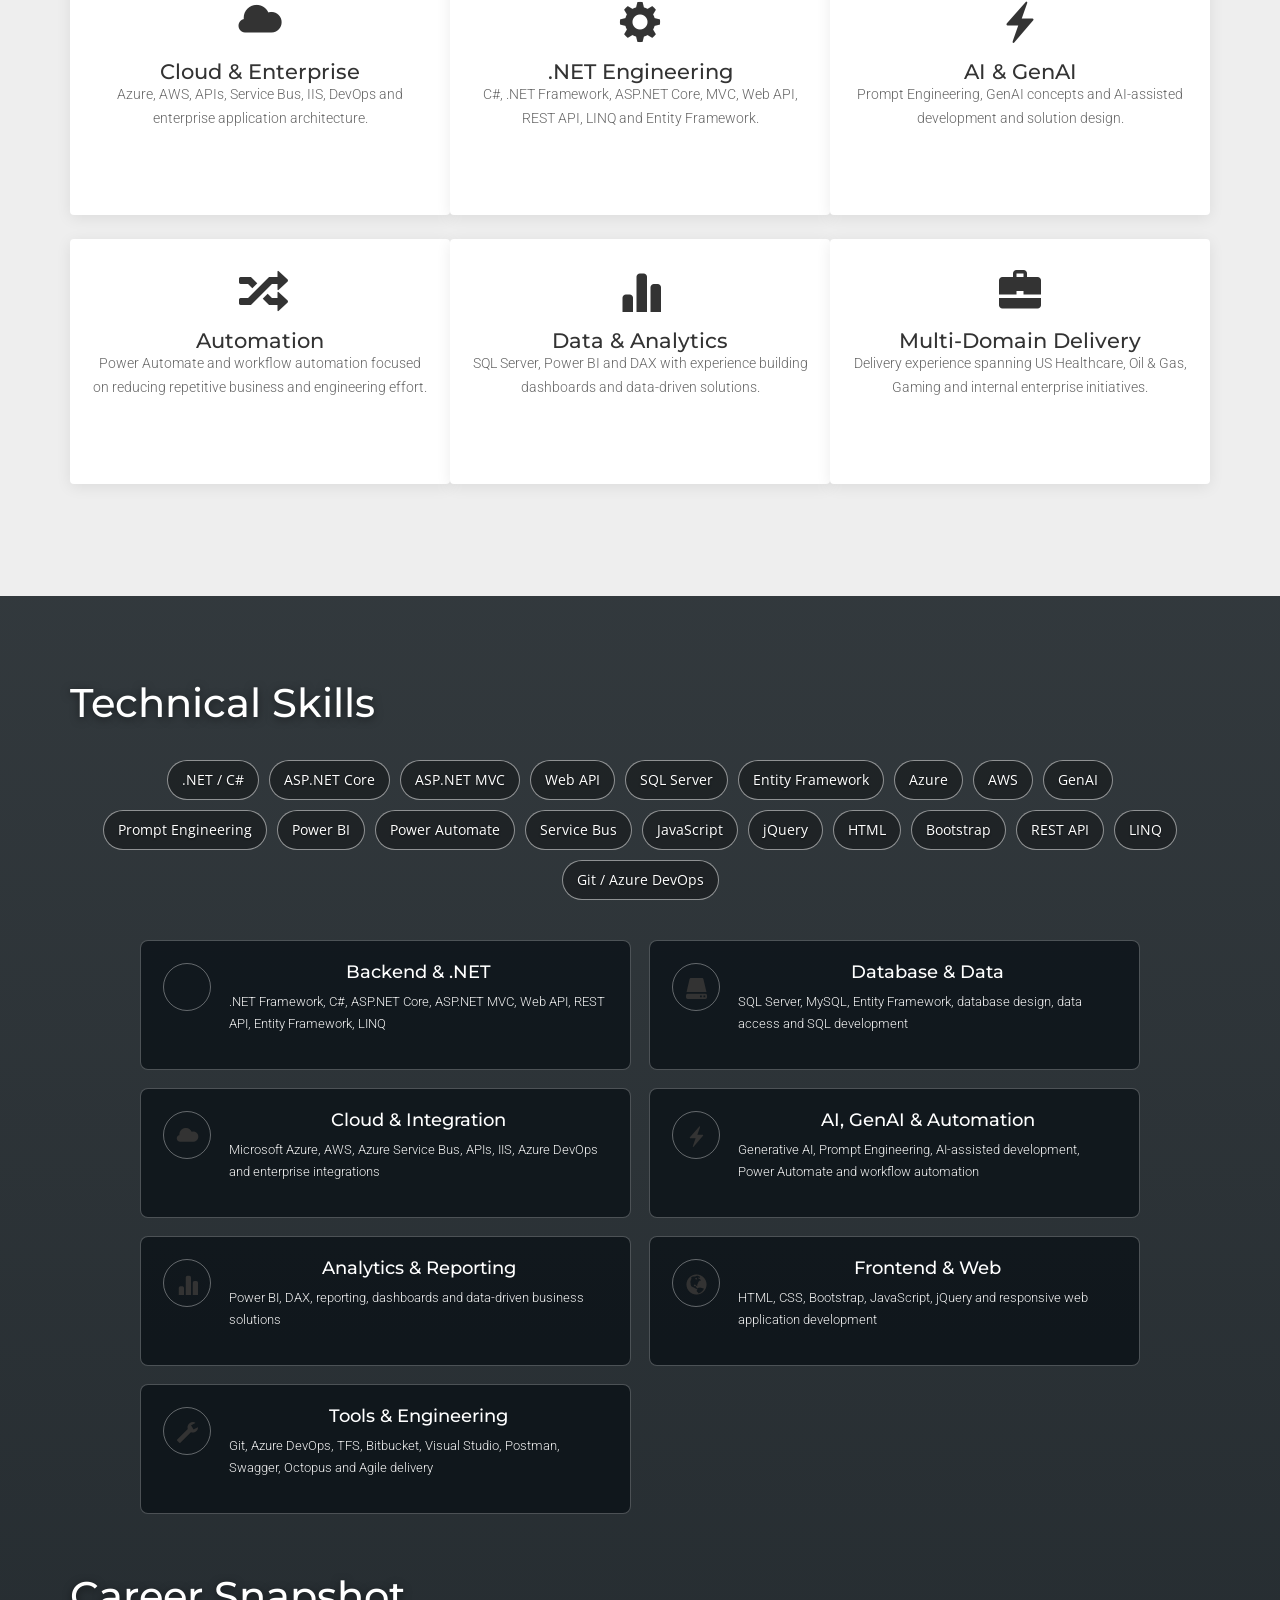
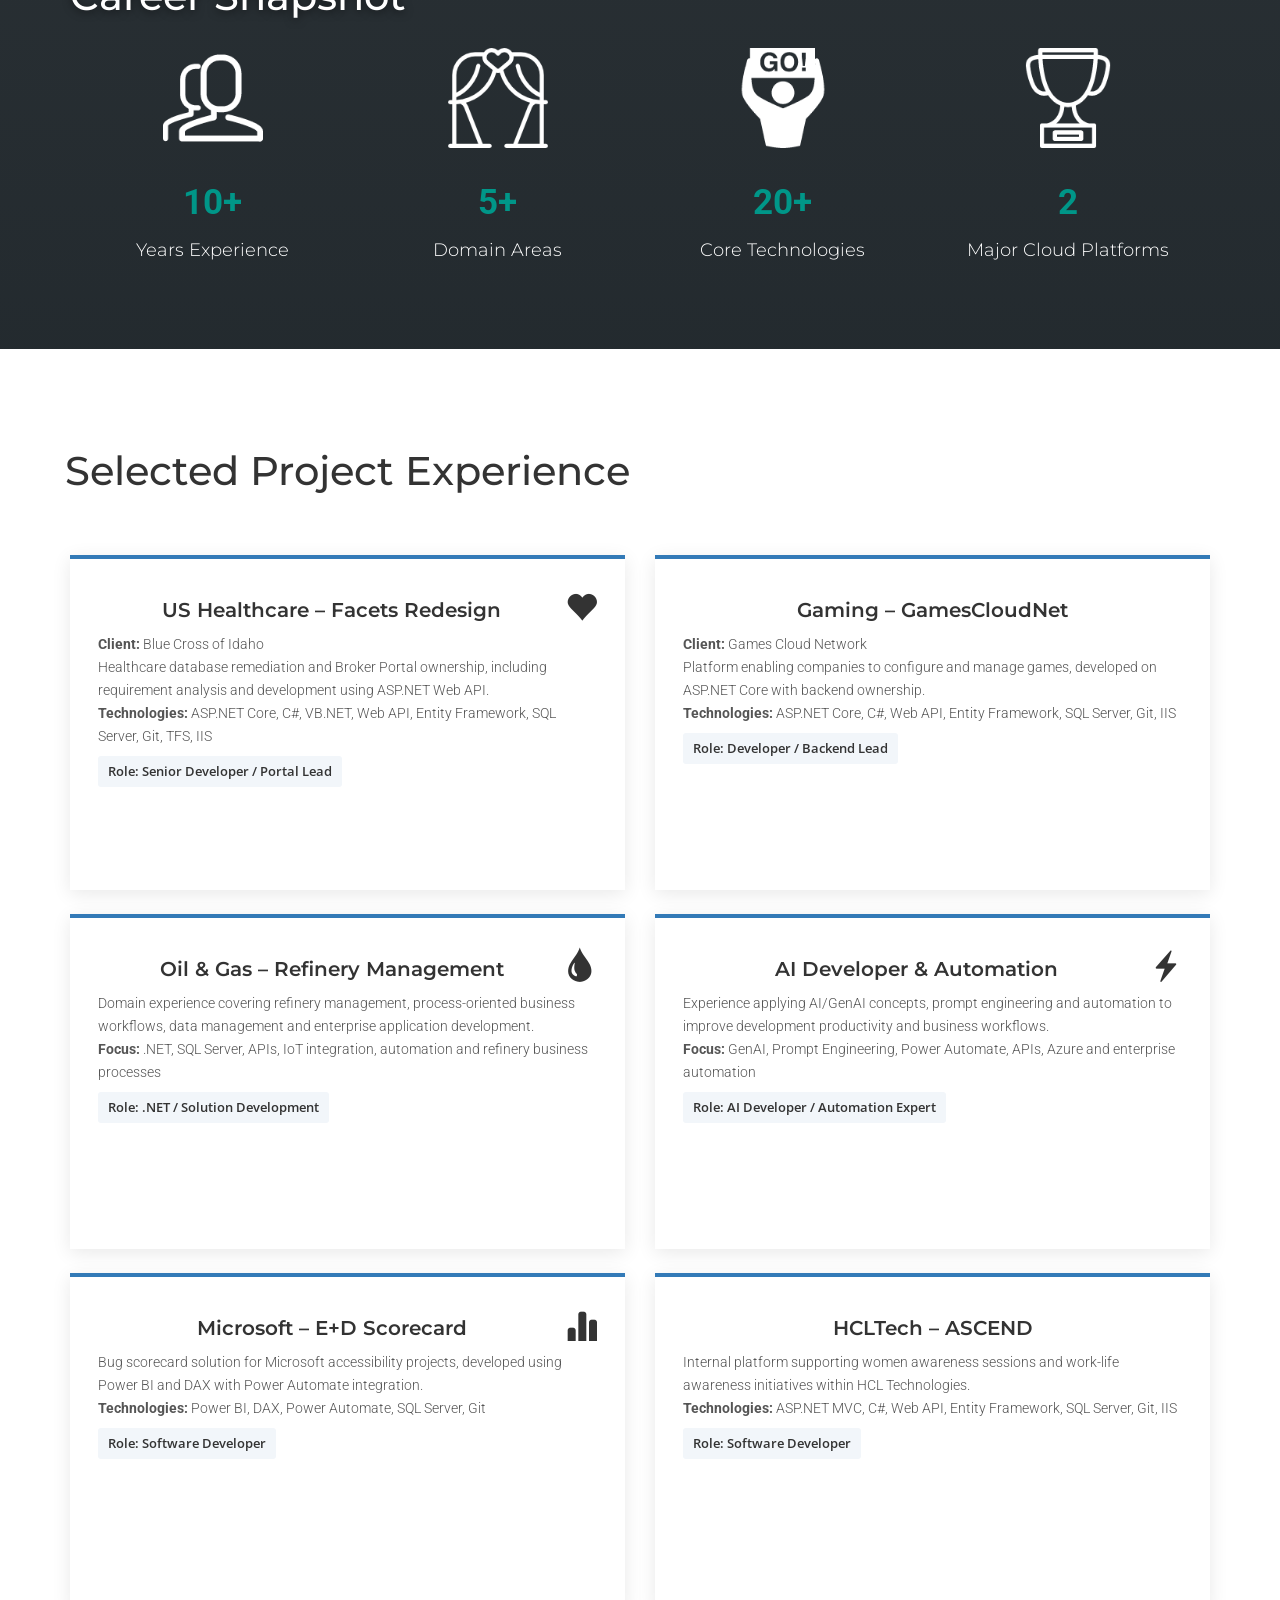
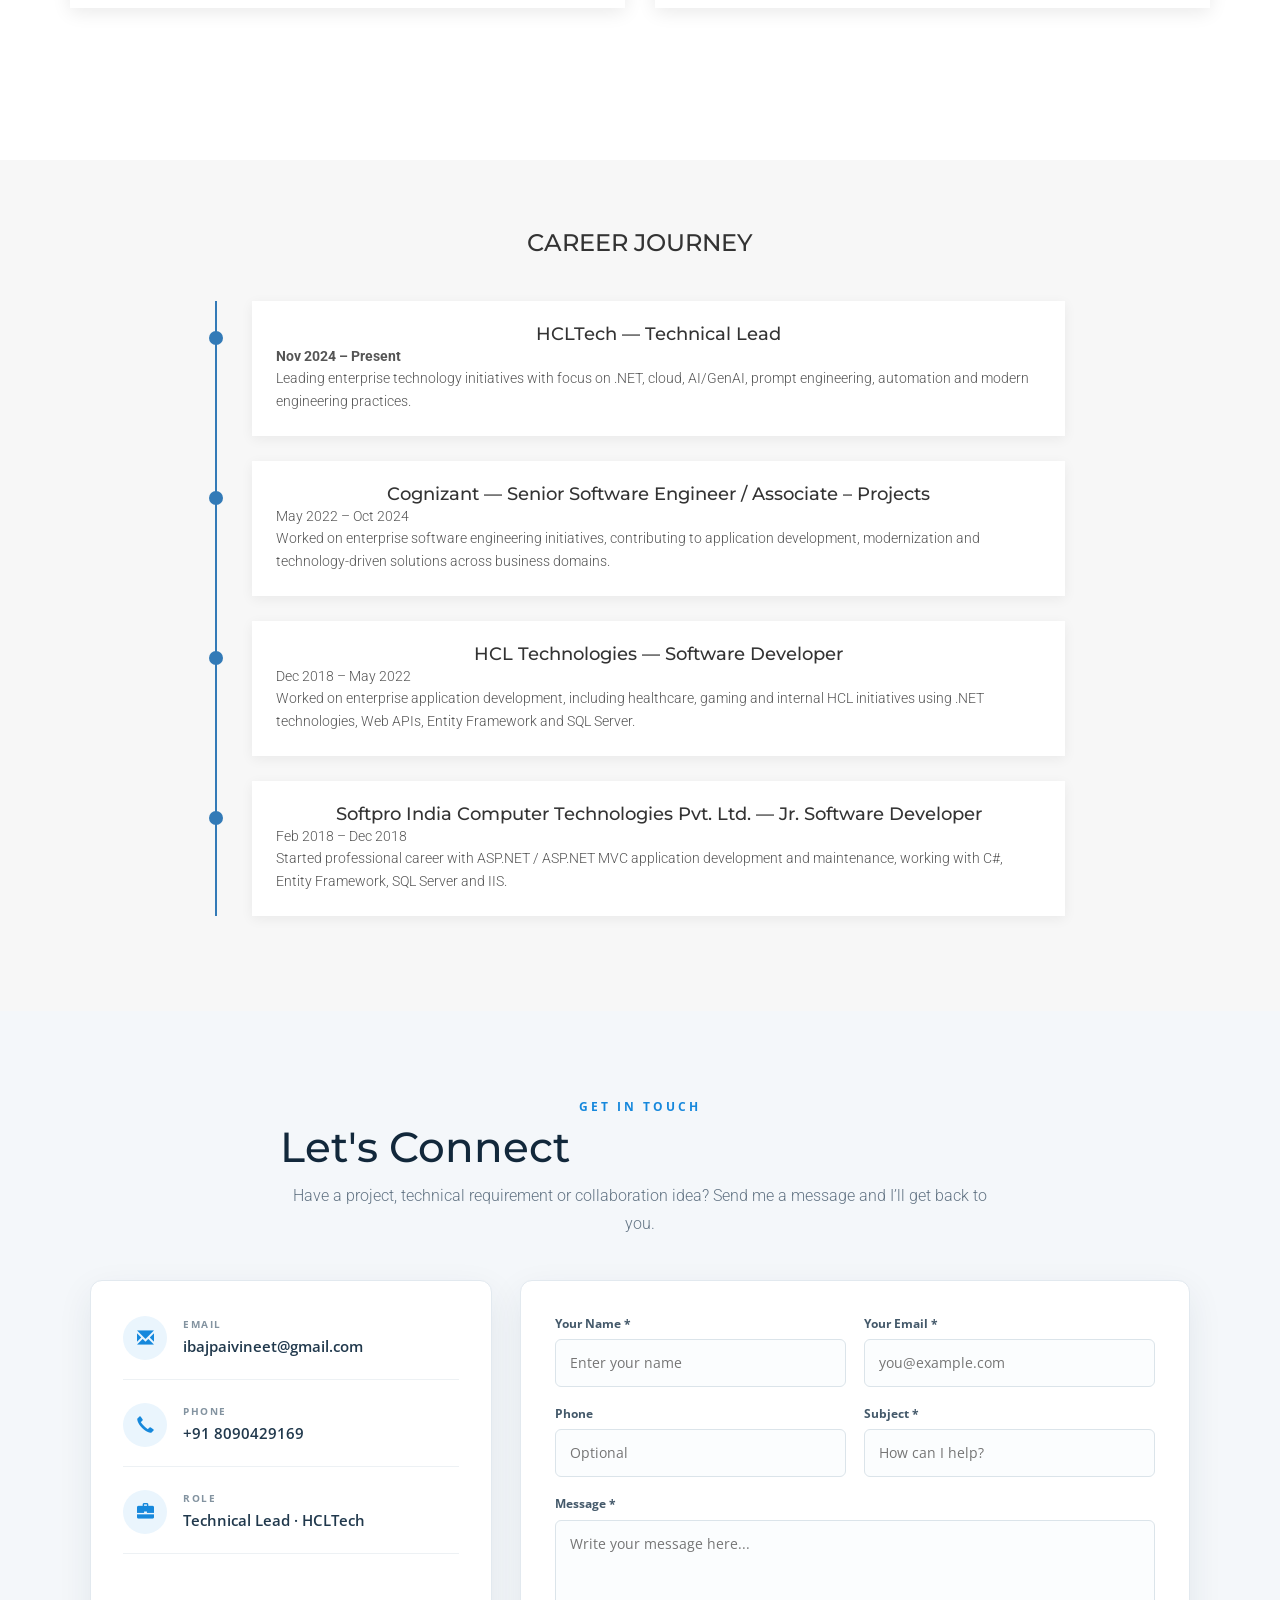
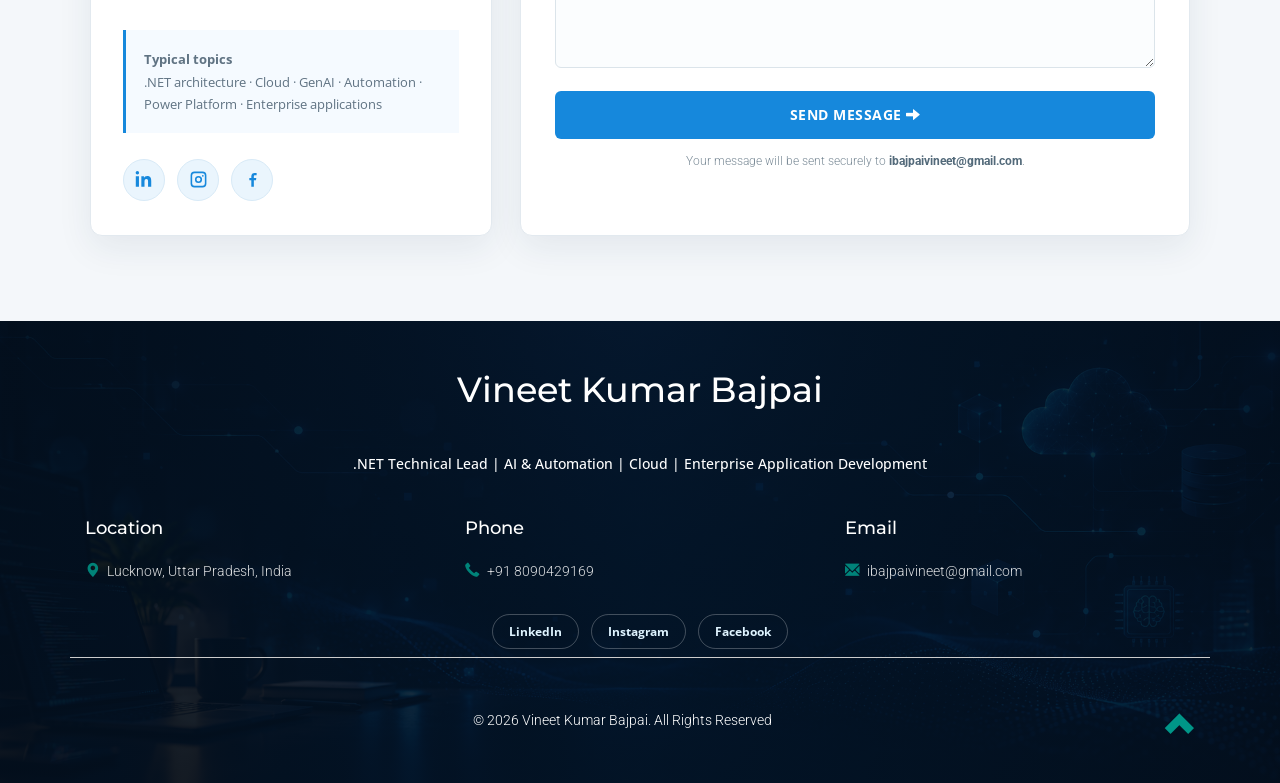
<file: web/index.html>
<!DOCTYPE html>
<html lang="en">
<head>
<title>Vineet Kumar Bajpai | .NET Technical Lead | AI & Automation</title>
<meta name="viewport" content="width=device-width, initial-scale=1">
<meta http-equiv="Content-Type" content="text/html; charset=utf-8">
<meta name="description" content="Vineet Kumar Bajpai - 10+ years of software engineering experience across .NET, Azure, AWS, SQL Server, GenAI, Prompt Engineering, Power BI, Power Automate and enterprise application development.">
<meta name="keywords" content="Vineet Kumar Bajpai, .NET Technical Lead, HCLTech, C#, ASP.NET Core, Azure, AWS, GenAI, Prompt Engineering, Power BI, Power Automate, SQL Server, Automation">
<link rel="stylesheet" href="css/bootstrap.min.css" type="text/css" media="all">
<link rel="stylesheet" href="css/style.css" type="text/css" media="all">
<link rel="stylesheet" href="css/swipebox.css" type="text/css" media="all">
<link rel="stylesheet" href="//fonts.googleapis.com/css?family=Open+Sans:400,300,600,700" type="text/css" media="all">
<link rel="stylesheet" href="//fonts.googleapis.com/css?family=Montserrat:400,700" type="text/css" media="all">
<link rel="stylesheet" href="//fonts.googleapis.com/css?family=Roboto:400,100,300,500,700,900" type="text/css" media="all">
<link rel="stylesheet" href="css/portfolio-custom.css" type="text/css" media="all">
<script src="js/modernizr.js"></script>
</head>
<body id="myPage" data-spy="scroll" data-target=".navbar" data-offset="60">

<div class="agileheaderw3ls" id="agilehomewthree">
    <section class="cd-section"><a class="cd-bouncy-nav-trigger" href="#0">MENU</a></section>
    <div class="cd-bouncy-nav-modal">
        <nav>
            <ul class="cd-bouncy-nav">
                <li><a class="scroll" href="#agilehomewthree">HOME</a></li>
                <li><a class="scroll" href="#agileaboutaitsabout">ABOUT</a></li>
                <li><a class="scroll" href="#w3threespecialityw3ls">EXPERIENCE</a></li>
                <li><a class="scroll" href="#skills">SKILLS</a></li>
                <li><a class="scroll" href="#portfolio">PROJECTS</a></li>
                <li><a class="scroll" href="#contact">CONTACT</a></li>
            </ul>
        </nav>
        <a href="#0" class="cd-close">Close modal</a>
    </div>

    <div class="site-hero-content">
        <div class="hero-pattern" aria-hidden="true"></div>
        <div class="hero-inner">
            <div class="hero-content-card">
                <p class="hero-eyebrow">TECHNICAL LEAD • .NET • AI • AUTOMATION</p>
                <h1>Vineet Kumar <span>Bajpai</span></h1>
                <h2>Technical Lead at HCLTech</h2>
                <p class="hero-summary">10+ years of experience building enterprise solutions across .NET, Cloud, GenAI, Automation and Data &amp; Analytics.</p>
                <div class="hero-domain-row">
                    <span>US Healthcare</span><span>Oil &amp; Gas</span><span>Gaming</span><span>AI / GenAI</span><span>Automation</span>
                </div>
                <div class="hero-actions">
                    <a class="hero-btn hero-btn-primary scroll" href="#portfolio">VIEW PROJECTS <span class="glyphicon glyphicon-arrow-right"></span></a>
                    <a class="hero-btn hero-btn-outline scroll" href="#contact">LET'S CONNECT <span class="glyphicon glyphicon-envelope"></span></a>
                </div>
            </div>
            <div class="hero-tech-panel" aria-label="Core technology expertise">
                <div class="hero-tech-orbit"><span class="hero-tech-core">&lt;/&gt;</span></div>
                <div class="hero-tech-chip chip-net">.NET</div>
                <div class="hero-tech-chip chip-cloud">AZURE</div>
                <div class="hero-tech-chip chip-ai">AI</div>
                <div class="hero-tech-chip chip-data">SQL</div>
                <div class="hero-tech-chip chip-auto">AUTOMATION</div>
            </div>
        </div>
    </div>
</div>

<div class="agileaboutaitsabout" id="agileaboutaitsabout">
    <div class="agileaboutaits"><div class="container">
        <div class="col-md-7 col-sm-7 agileaboutaits-grid agileaboutaits-info">
            <h1>About Me</h1>
            <p class="lead-text">Software professional with <strong>10+ years of experience</strong> in designing, developing and supporting enterprise applications. Currently working with <strong>HCLTech</strong>, with experience across healthcare, Oil & Gas, gaming, AI/GenAI and automation initiatives.</p>
            <p>I work primarily with the Microsoft technology ecosystem, including .NET, C#, ASP.NET Core, SQL Server, Azure and Power Platform. My experience also includes AWS, Power BI, Power Automate, Service Bus, JavaScript/jQuery, HTML, CSS and Bootstrap.</p>
            <p>I enjoy solving business problems through clean engineering, automation, data-driven solutions and emerging AI capabilities.</p>
            <button class="btn btn-primary" data-toggle="modal" data-target="#myModal">VIEW PROFILE <span class="glyphicon glyphicon-arrow-right" aria-hidden="true"></span></button>
        </div>
        <div class="col-md-5 col-sm-5 agileaboutaits-grid agileaboutaits-visual">
            <div class="about-photo-card">
                <img src="images/profile.jpg" alt="Vineet Kumar Bajpai" class="about-profile-photo">
                <div class="about-photo-caption"><strong>Vineet Kumar Bajpai</strong><span>Technical Lead · HCLTech</span></div>
            </div>
            <div class="about-visual-card about-visual-card-secondary">
                <div class="about-visual-top"><span class="visual-dot"></span><span class="visual-dot"></span><span class="visual-dot"></span><span class="visual-label">TECHNICAL LEAD</span></div>
                <div class="architecture-flow">
                    <div class="flow-node primary">.NET</div><div class="flow-line"></div><div class="flow-node">API</div><div class="flow-line"></div><div class="flow-node">CLOUD</div>
                </div>
                <div class="architecture-grid"><span>C#</span><span>Azure</span><span>SQL</span><span>GenAI</span><span>Power BI</span><span>Automation</span></div>
            </div>
        </div>
        <div class="clearfix"></div>
        <div class="tooltip-content">
            <div class="modal fade features-modal" id="myModal" tabindex="-1" role="dialog" aria-hidden="true">
                <div class="modal-dialog modal-lg"><div class="modal-content">
                    <div class="modal-header"><button type="button" class="close" data-dismiss="modal" aria-hidden="true">&times;</button><h4 class="modal-title">Vineet Kumar Bajpai</h4></div>
                    <div class="modal-body profile-modal">
                        <h4>Professional Profile</h4>
                        <ul>
                            <li><strong>Experience:</strong> 10+ years in software engineering and enterprise application development</li>
                            <li><strong>Current Organization:</strong> HCLTech</li>
                            <li><strong>Current Position:</strong> Technical Lead</li>
                            <li><strong>Domains:</strong> US Healthcare, Oil & Gas, Gaming, AI/GenAI and enterprise automation</li>
                            <li><strong>Core Technologies:</strong> .NET, C#, ASP.NET Core/MVC, Web API, SQL Server, Azure, AWS, Power BI, Power Automate, Service Bus</li>
                        </ul>
                    </div>
                </div></div>
            </div>
        </div>
    </div></div>
</div>

<div class="w3threespecialityw3ls" id="w3threespecialityw3ls">
    <div class="container">
        <h2>Experience & Domain Expertise</h2>
        <div class="grid cs-style-3 expertise-grid">
            <div class="col-md-4 col-sm-6 w3threespecialityw3ls-grid"><div class="expertise-card"><span class="glyphicon glyphicon-cloud"></span><h3>Cloud & Enterprise</h3><p>Azure, AWS, APIs, Service Bus, IIS, DevOps and enterprise application architecture.</p></div></div>
            <div class="col-md-4 col-sm-6 w3threespecialityw3ls-grid"><div class="expertise-card"><span class="glyphicon glyphicon-cog"></span><h3>.NET Engineering</h3><p>C#, .NET Framework, ASP.NET Core, MVC, Web API, REST API, LINQ and Entity Framework.</p></div></div>
            <div class="col-md-4 col-sm-6 w3threespecialityw3ls-grid"><div class="expertise-card"><span class="glyphicon glyphicon-flash"></span><h3>AI & GenAI</h3><p>Prompt Engineering, GenAI concepts and AI-assisted development and solution design.</p></div></div>
            <div class="col-md-4 col-sm-6 w3threespecialityw3ls-grid"><div class="expertise-card"><span class="glyphicon glyphicon-random"></span><h3>Automation</h3><p>Power Automate and workflow automation focused on reducing repetitive business and engineering effort.</p></div></div>
            <div class="col-md-4 col-sm-6 w3threespecialityw3ls-grid"><div class="expertise-card"><span class="glyphicon glyphicon-stats"></span><h3>Data & Analytics</h3><p>SQL Server, Power BI and DAX with experience building dashboards and data-driven solutions.</p></div></div>
            <div class="col-md-4 col-sm-6 w3threespecialityw3ls-grid"><div class="expertise-card"><span class="glyphicon glyphicon-briefcase"></span><h3>Multi-Domain Delivery</h3><p>Delivery experience spanning US Healthcare, Oil & Gas, Gaming and internal enterprise initiatives.</p></div></div>
        </div>
        <div class="clearfix"></div>
    </div>
</div>

<div class="progressive-effects" id="skills"><div class="container">
    <div id="about-us" class="parallax">
        <h3>Technical Skills</h3>
        <div class="skill-cloud">
            <span>.NET / C#</span><span>ASP.NET Core</span><span>ASP.NET MVC</span><span>Web API</span><span>SQL Server</span><span>Entity Framework</span><span>Azure</span><span>AWS</span><span>GenAI</span><span>Prompt Engineering</span><span>Power BI</span><span>Power Automate</span><span>Service Bus</span><span>JavaScript</span><span>jQuery</span><span>HTML</span><span>Bootstrap</span><span>REST API</span><span>LINQ</span><span>Git / Azure DevOps</span>
        </div>
        <div class="technology-matrix wow fadeInUp" data-wow-duration="1000ms" data-wow-delay="300ms">
            <div class="tech-group"><div class="tech-group-icon"><span class="glyphicon glyphicon-console"></span></div><div><h4>Backend & .NET</h4><p>.NET Framework, C#, ASP.NET Core, ASP.NET MVC, Web API, REST API, Entity Framework, LINQ</p></div></div>
            <div class="tech-group"><div class="tech-group-icon"><span class="glyphicon glyphicon-hdd"></span></div><div><h4>Database & Data</h4><p>SQL Server, MySQL, Entity Framework, database design, data access and SQL development</p></div></div>
            <div class="tech-group"><div class="tech-group-icon"><span class="glyphicon glyphicon-cloud"></span></div><div><h4>Cloud & Integration</h4><p>Microsoft Azure, AWS, Azure Service Bus, APIs, IIS, Azure DevOps and enterprise integrations</p></div></div>
            <div class="tech-group"><div class="tech-group-icon"><span class="glyphicon glyphicon-flash"></span></div><div><h4>AI, GenAI & Automation</h4><p>Generative AI, Prompt Engineering, AI-assisted development, Power Automate and workflow automation</p></div></div>
            <div class="tech-group"><div class="tech-group-icon"><span class="glyphicon glyphicon-stats"></span></div><div><h4>Analytics & Reporting</h4><p>Power BI, DAX, reporting, dashboards and data-driven business solutions</p></div></div>
            <div class="tech-group"><div class="tech-group-icon"><span class="glyphicon glyphicon-globe"></span></div><div><h4>Frontend & Web</h4><p>HTML, CSS, Bootstrap, JavaScript, jQuery and responsive web application development</p></div></div>
            <div class="tech-group"><div class="tech-group-icon"><span class="glyphicon glyphicon-wrench"></span></div><div><h4>Tools & Engineering</h4><p>Git, Azure DevOps, TFS, Bitbucket, Visual Studio, Postman, Swagger, Octopus and Agile delivery</p></div></div>
        </div>
    </div>

    <div class="stats"><h3>Career Snapshot</h3><div class="stats-info">
        <div class="col-md-3 col-sm-3 stats-grid"><div class="stats-img"><img src="images/s1.png" alt="Experience"></div><div class="numscroller counter numscroller-big-bottom" data-slno="1" data-min="0" data-max="10" data-delay=".5" data-increment="1">10+</div><p>Years Experience</p></div>
        <div class="col-md-3 col-sm-3 stats-grid"><div class="stats-img"><img src="images/s2.png" alt="Domains"></div><div class="numscroller counter numscroller-big-bottom" data-slno="1" data-min="0" data-max="5" data-delay="8" data-increment="1">5+</div><p>Domain Areas</p></div>
        <div class="col-md-3 col-sm-3 stats-grid"><div class="stats-img"><img src="images/s3.png" alt="Technology"></div><div class="numscroller counter numscroller-big-bottom" data-slno="1" data-min="0" data-max="20" data-delay=".5" data-increment="2">20+</div><p>Core Technologies</p></div>
        <div class="col-md-3 col-sm-3 stats-grid"><div class="stats-img"><img src="images/s4.png" alt="Cloud"></div><div class="numscroller counter numscroller-big-bottom" data-slno="1" data-min="0" data-max="2" data-delay="8" data-increment="1">2</div><p>Major Cloud Platforms</p></div>
        <div class="clearfix"></div>
    </div></div>
</div></div>

<div class="portfolio" id="portfolio">
    <h3>Selected Project Experience</h3>
    <div class="container project-container">
        <div class="row">
            <div class="col-md-6"><div class="project-card"><div class="project-icon"><span class="glyphicon glyphicon-heart"></span></div><h4>US Healthcare – Facets Redesign</h4><p><strong>Client:</strong> Blue Cross of Idaho</p><p>Healthcare database remediation and Broker Portal ownership, including requirement analysis and development using ASP.NET Web API.</p><p class="tech"><strong>Technologies:</strong> ASP.NET Core, C#, VB.NET, Web API, Entity Framework, SQL Server, Git, TFS, IIS</p><span class="role">Role: Senior Developer / Portal Lead</span></div></div>
            <div class="col-md-6"><div class="project-card"><div class="project-icon"><span class="glyphicon glyphicon-console"></span></div><h4>Gaming – GamesCloudNet</h4><p><strong>Client:</strong> Games Cloud Network</p><p>Platform enabling companies to configure and manage games, developed on ASP.NET Core with backend ownership.</p><p class="tech"><strong>Technologies:</strong> ASP.NET Core, C#, Web API, Entity Framework, SQL Server, Git, IIS</p><span class="role">Role: Developer / Backend Lead</span></div></div>
            <div class="col-md-6"><div class="project-card"><div class="project-icon"><span class="glyphicon glyphicon-tint"></span></div><h4>Oil & Gas – Refinery Management</h4><p>Domain experience covering refinery management, process-oriented business workflows, data management and enterprise application development.</p><p class="tech"><strong>Focus:</strong> .NET, SQL Server, APIs, IoT integration, automation and refinery business processes</p><span class="role">Role: .NET / Solution Development</span></div></div>
            <div class="col-md-6"><div class="project-card"><div class="project-icon"><span class="glyphicon glyphicon-flash"></span></div><h4>AI Developer & Automation</h4><p>Experience applying AI/GenAI concepts, prompt engineering and automation to improve development productivity and business workflows.</p><p class="tech"><strong>Focus:</strong> GenAI, Prompt Engineering, Power Automate, APIs, Azure and enterprise automation</p><span class="role">Role: AI Developer / Automation Expert</span></div></div>
            <div class="col-md-6"><div class="project-card"><div class="project-icon"><span class="glyphicon glyphicon-stats"></span></div><h4>Microsoft – E+D Scorecard</h4><p>Bug scorecard solution for Microsoft accessibility projects, developed using Power BI and DAX with Power Automate integration.</p><p class="tech"><strong>Technologies:</strong> Power BI, DAX, Power Automate, SQL Server, Git</p><span class="role">Role: Software Developer</span></div></div>
            <div class="col-md-6"><div class="project-card"><div class="project-icon"><span class="glyphicon glyphicon-education"></span></div><h4>HCLTech – ASCEND</h4><p>Internal platform supporting women awareness sessions and work-life awareness initiatives within HCL Technologies.</p><p class="tech"><strong>Technologies:</strong> ASP.NET MVC, C#, Web API, Entity Framework, SQL Server, Git, IIS</p><span class="role">Role: Software Developer</span></div></div>
        </div>
    </div>
</div>

<div class="experience-section"><div class="container"><h3>Career Journey</h3><div class="timeline">
    <div class="timeline-item"><span class="timeline-dot"></span><div><h4>HCLTech — Technical Lead</h4><p><strong>Nov 2024 – Present</strong></p><p>Leading enterprise technology initiatives with focus on .NET, cloud, AI/GenAI, prompt engineering, automation and modern engineering practices.</p></div></div>
    <div class="timeline-item"><span class="timeline-dot"></span><div><h4>Cognizant — Senior Software Engineer / Associate – Projects</h4><p>May 2022 – Oct 2024</p><p>Worked on enterprise software engineering initiatives, contributing to application development, modernization and technology-driven solutions across business domains.</p></div></div>
    <div class="timeline-item"><span class="timeline-dot"></span><div><h4>HCL Technologies — Software Developer</h4><p>Dec 2018 – May 2022</p><p>Worked on enterprise application development, including healthcare, gaming and internal HCL initiatives using .NET technologies, Web APIs, Entity Framework and SQL Server.</p></div></div>
    <div class="timeline-item"><span class="timeline-dot"></span><div><h4>Softpro India Computer Technologies Pvt. Ltd. — Jr. Software Developer</h4><p>Feb 2018 – Dec 2018</p><p>Started professional career with ASP.NET / ASP.NET MVC application development and maintenance, working with C#, Entity Framework, SQL Server and IIS.</p></div></div>
</div></div></div>

<div class="sitebrandbooking contact-modern" id="contact">
    <div class="container">
        <div class="contact-heading">
            <span class="section-kicker">GET IN TOUCH</span>
            <h3>Let's Connect</h3>
            <p>Have a project, technical requirement or collaboration idea? Send me a message and I’ll get back to you.</p>
        </div>
        <div class="contact-layout">
            <div class="contact-info-panel">
                <div class="contact-info-item"><span class="contact-icon glyphicon glyphicon-envelope"></span><div><small>EMAIL</small><a href="mailto:ibajpaivineet@gmail.com">ibajpaivineet@gmail.com</a></div></div>
                <div class="contact-info-item"><span class="contact-icon glyphicon glyphicon-earphone"></span><div><small>PHONE</small><a href="tel:+918090429169">+91 8090429169</a></div></div>
                <div class="contact-info-item"><span class="contact-icon glyphicon glyphicon-briefcase"></span><div><small>ROLE</small><span>Technical Lead · HCLTech</span></div></div>
                <div class="contact-note"><strong>Typical topics</strong><br>.NET architecture · Cloud · GenAI · Automation · Power Platform · Enterprise applications</div>
                <div class="social-links" aria-label="Social media links">
                    <a href="https://www.linkedin.com/in/vineet-bajpai-69a56612b" target="_blank" rel="noopener" aria-label="LinkedIn" title="LinkedIn"><svg viewBox="0 0 24 24" aria-hidden="true"><path d="M5.2 3.5a2.2 2.2 0 1 1-4.4 0 2.2 2.2 0 0 1 4.4 0ZM1 8h4v13H1V8Zm6.5 0h3.8v1.8h.1c.5-.9 1.8-2.2 4-2.2 4.3 0 5.1 2.8 5.1 6.4V21h-4v-6.2c0-1.5 0-3.5-2.1-3.5s-2.4 1.7-2.4 3.4V21h-4V8Z"/></svg></a>
                    <a href="https://instagram.com/ibajpaivineet/" target="_blank" rel="noopener" aria-label="Instagram" title="Instagram"><svg viewBox="0 0 24 24" aria-hidden="true"><path d="M7 2h10a5 5 0 0 1 5 5v10a5 5 0 0 1-5 5H7a5 5 0 0 1-5-5V7a5 5 0 0 1 5-5Zm0 2a3 3 0 0 0-3 3v10a3 3 0 0 0 3 3h10a3 3 0 0 0 3-3V7a3 3 0 0 0-3-3H7Zm5 3.5A4.5 4.5 0 1 1 7.5 12 4.5 4.5 0 0 1 12 7.5Zm0 2A2.5 2.5 0 1 0 14.5 12 2.5 2.5 0 0 0 12 9.5ZM17.5 6.3a1.1 1.1 0 1 1-1.1 1.1 1.1 1.1 0 0 1 1.1-1.1Z"/></svg></a>
                    <a href="https://www.facebook.com/vineet.bajpai.8090" target="_blank" rel="noopener" aria-label="Facebook" title="Facebook"><svg viewBox="0 0 24 24" aria-hidden="true"><path d="M13.7 21v-8h2.7l.4-3h-3.1V8.1c0-.9.3-1.6 1.7-1.6h1.8V3.8c-.3 0-1.3-.1-2.5-.1-2.5 0-4.2 1.5-4.2 4.3V10H8v3h2.5v8h3.2Z"/></svg></a>
                </div>
            </div>
            <div class="contact-form-panel">
                <form action="https://formsubmit.co/ibajpaivineet@gmail.com" method="POST" class="professional-contact-form">
                    <input type="hidden" name="_subject" value="Portfolio Contact — New message for Vineet Kumar Bajpai">
                    <input type="hidden" name="_template" value="table">
                    <input type="hidden" name="_captcha" value="false">
                    <input type="hidden" id="contact-replyto" name="_replyto" value="">
                    <input type="text" name="_honey" style="display:none" tabindex="-1" autocomplete="off">
                    <div class="contact-field-row">
                        <div class="contact-field"><label for="contact-name">Your Name *</label><input id="contact-name" type="text" name="name" placeholder="Enter your name" required></div>
                        <div class="contact-field"><label for="contact-email">Your Email *</label><input id="contact-email" type="email" name="email" placeholder="you@example.com" required></div>
                    </div>
                    <div class="contact-field-row">
                        <div class="contact-field"><label for="contact-phone">Phone</label><input id="contact-phone" type="tel" name="phone" placeholder="Optional"></div>
                        <div class="contact-field"><label for="contact-subject">Subject *</label><input id="contact-subject" type="text" name="subject" placeholder="How can I help?" required></div>
                    </div>
                    <div class="contact-field"><label for="contact-message">Message *</label><textarea id="contact-message" name="message" rows="6" placeholder="Write your message here..." required></textarea></div>
                    <button class="contact-submit" type="submit">SEND MESSAGE <span class="glyphicon glyphicon-arrow-right"></span></button>
                    <p class="contact-form-note">Your message will be sent securely to <strong>ibajpaivineet@gmail.com</strong>.</p>
                    <div id="contact-status" class="contact-status" role="status" aria-live="polite"></div>
                </form>
            </div>
        </div>
    </div>
</div>

<div class="footer"><div class="container">
    <h3>Vineet Kumar Bajpai</h3>
    <h5>.NET Technical Lead | AI & Automation | Cloud | Enterprise Application Development</h5>
    <div class="footer-grids">
        <div class="col-md-4 col-sm-4 footer-grid address"><h4>Location</h4><p><span class="glyphicon glyphicon-map-marker"></span> Lucknow, Uttar Pradesh, India</p></div>
        <div class="col-md-4 col-sm-4 footer-grid phone"><h4>Phone</h4><p><span class="glyphicon glyphicon-earphone"></span> +91 8090429169</p></div>
        <div class="col-md-4 col-sm-4 footer-grid email"><h4>Email</h4><p><span class="glyphicon glyphicon-envelope"></span> <a href="mailto:ibajpaivineet@gmail.com">ibajpaivineet@gmail.com</a></p></div>
        <div class="clearfix"></div>
    </div>
    <div class="footer-socials">
        <a href="https://www.linkedin.com/in/vineet-bajpai-69a56612b" target="_blank" rel="noopener" aria-label="LinkedIn">LinkedIn</a>
        <a href="https://instagram.com/ibajpaivineet/" target="_blank" rel="noopener" aria-label="Instagram">Instagram</a>
        <a href="https://www.facebook.com/vineet.bajpai.8090" target="_blank" rel="noopener" aria-label="Facebook">Facebook</a>
    </div>
    <div class="copyright"><p>&copy; 2026 Vineet Kumar Bajpai. All Rights Reserved <a href="#agilehomewthree" class="to-top scroll" title="To Top"><span class="glyphicon glyphicon-chevron-up"></span></a></p></div>
</div></div>

<script src="js/jquery.min.js"></script>
<script src="js/bootstrap.min.js"></script>
<script src="js/easing.js"></script>
<script src="js/jquery.easing.1.3.js"></script>
<script src="js/cbpFWTabs.js"></script>
<script src="js/wow.min.js"></script>
<script src="js/waypoints.min.js"></script>
<script src="js/counterup.min.js"></script>
<script src="js/jquery.inview.min.js"></script>
<script src="js/move-top.js"></script>
<script src="js/nav.js"></script>
<script src="js/main.js"></script>
<script>
$(document).ready(function(){
    $('.scroll').click(function(event){ if(this.hash !== '') { event.preventDefault(); $('html, body').animate({scrollTop: $(this.hash).offset().top}, 900); }});
    $('.numscroller').counterUp({delay:10,time:1000});

    // Contact form: hosted sites use FormSubmit; local file previews fall back to Gmail compose.
    $('.professional-contact-form').on('submit', function(event){
        event.preventDefault();
        var form = $(this);
        var button = form.find('.contact-submit');
        var status = $('#contact-status');
        var email = form.find('input[name="email"]').val();
        var name = form.find('input[name="name"]').val();
        var phone = form.find('input[name="phone"]').val();
        var subject = form.find('input[name="subject"]').val();
        var message = form.find('textarea[name="message"]').val();
        var body = 'Name: ' + name + '\nEmail: ' + email + '\nPhone: ' + phone + '\n\nMessage:\n' + message;

        // Opening the HTML file directly (file://) cannot call FormSubmit.
        // Open Gmail compose instead so the visitor can send the query to Vineet.
        if (window.location.protocol === 'file:') {
            var gmailUrl = 'https://mail.google.com/mail/?view=cm&fs=1&to=ibajpaivineet@gmail.com&su=' + encodeURIComponent(subject || 'Portfolio Contact') + '&body=' + encodeURIComponent(body);
            window.open(gmailUrl, '_blank');
            status.removeClass('error').addClass('success').text('Gmail compose opened. Please review and send your message.');
            return;
        }

        $('#contact-replyto').val(email);
        button.prop('disabled', true).addClass('is-sending').html('SENDING...');
        status.removeClass('success error').text('');
        $.ajax({
            url: 'https://formsubmit.co/ajax/ibajpaivineet@gmail.com',
            method: 'POST',
            data: form.serialize(),
            dataType: 'json',
            accepts: 'application/json'
        }).done(function(){
            form[0].reset();
            status.addClass('success').text('Thank you! Your message has been sent successfully.');
        }).fail(function(){
            // Keep a reliable fallback instead of sending visitors to an error page.
            var gmailUrl = 'https://mail.google.com/mail/?view=cm&fs=1&to=ibajpaivineet@gmail.com&su=' + encodeURIComponent(subject || 'Portfolio Contact') + '&body=' + encodeURIComponent(body);
            window.open(gmailUrl, '_blank');
            status.addClass('error').text('The web form service was unavailable. Gmail compose has been opened instead.');
        }).always(function(){
            button.prop('disabled', false).removeClass('is-sending').html('SEND MESSAGE <span class="glyphicon glyphicon-arrow-right"></span>');
        });
    });
});
</script>
</body>
</html>
</file>
<file: css/style.css>
/*--
	License: Creative Commons Attribution 3.0 Unported
	License URL: http://creativecommons.org/licenses/by/3.0/
--*/



/*-- Reset-Code --*/

body {
	padding: 0;
	margin: 0;
	background: #FFF;
	font-family: 'Open Sans', sans-serif;
}

body a {
	transition: 0.5s all;
	-webkit-transition: 0.5s all;
	-moz-transition: 0.5s all;
	-o-transition: 0.5s all;
	-ms-transition: 0.5s all;
	text-decoration: none;
}

body a:hover {
	text-decoration: none;
}

body a:focus, a:hover {
	text-decoration: none;
}

input[type="button"], input[type="submit"], button.btn, button.btn:hover {
	transition: 0.5s all;
	-webkit-transition: 0.5s all;
	-moz-transition: 0.5s all;
	-o-transition: 0.5s all;
	-ms-transition: 0.5s all;
}

h1, h2, h3, h4, h5, h6 {
	margin: 0;
	padding: 0;
	text-align: center;
	font-family: 'Montserrat', sans-serif;
}

p {
	margin: 0;
	font-family: 'Roboto', sans-serif;
	font-weight: 300;
	font-size: 14px;
}

ul {
	margin: 0;
	padding: 0;
}

label {
	margin: 0;
}

img {
	width: 100%;
}

a:focus, a:hover {
	text-decoration: none;
	outline: none;
}

/*-- //Reset-Code --*/





/*-- Index-Page-Styling --*/



/*-- Header --*/

.agileheaderw3ls {
	padding-bottom: 800px;
}

/*-- //Header --*/



/*-- Slider --*/

.camera_caption h3 {
	font-weight: 100;
	font-size: 50px;
}

.camera_caption h3 a {
	color: #009688;
}

/*-- //Slider --*/



/*-- Navigation --*/

section.cd-section {
	position: fixed;
	z-index: 99999;
	margin-top: 50px;
	margin-left: 30px;
}

.cd-bouncy-nav-trigger {
	background: #FFF;
	color: #000;
	padding: 10px 30px;
	font-family: 'Montserrat', sans-serif;
	font-size: 16px;
	font-weight: bold;
	border-radius: 10em;
	box-shadow: inset 0 1px 0 rgba(255, 255, 255, 0.3), 0 0 10px #171718;
}

.no-touch .cd-bouncy-nav-trigger:hover {
	background: #009688;
	color: #FFF;
}

.cd-bouncy-nav-modal {
	position: fixed;
	z-index: 1;
	top: 0;
	left: 0;
	width: 100%;
	height: 100%;
	background-color: rgba(36, 35, 37, 0.9);
	opacity: 0;
	visibility: hidden;
	-webkit-transition: opacity 0.3s 0.6s, visibility 0s 0.9s;
	-moz-transition: opacity 0.3s 0.6s, visibility 0s 0.9s;
	transition: opacity 0.3s 0.6s, visibility 0s 0.9s;
}

.cd-bouncy-nav-modal.fade-in {
	visibility: visible;
	opacity: 1;
	-webkit-transition: opacity 0.1s 0s, visibility 0s 0s;
	-moz-transition: opacity 0.1s 0s, visibility 0s 0s;
	transition: opacity 0.1s 0s, visibility 0s 0s;
}

.cd-bouncy-nav-modal .cd-close {
	display: block;
	position: fixed;
	top: 20px;
	right: 5%;
	width: 44px;
	height: 44px;
	overflow: hidden;
	text-indent: 100%;
	white-space: nowrap;
	background: url("../images/cd-icon-close.svg") no-repeat center center;
	-webkit-transform: scale(0) translateZ(0);
	-moz-transform: scale(0) translateZ(0);
	-ms-transform: scale(0) translateZ(0);
	-o-transform: scale(0) translateZ(0);
	transform: scale(0) translateZ(0);
	-webkit-transition: -webkit-transform 0.3s 0s, visibility 0s 0.3s;
	-moz-transition: -moz-transform 0.3s 0s, visibility 0s 0.3s;
	transition: transform 0.3s 0s, visibility 0s 0.3s;
}

.cd-bouncy-nav-modal.fade-in .cd-close {
	-webkit-transform: scale(1);
	-moz-transform: scale(1);
	-ms-transform: scale(1);
	-o-transform: scale(1);
	transform: scale(1);
	-webkit-transition: -webkit-transform 0.3s 0s, visibility 0.3s 0s;
	-moz-transition: -moz-transform 0.3s 0s, visibility 0.3s 0s;
	transition: transform 0.3s 0s, visibility 0.3s 0s;
}

@media only screen and (min-width: 1170px) {
	.cd-bouncy-nav-modal .cd-close {
		top: 60px;
	}
}

.cd-bouncy-nav {
	position: absolute;
	left: 50%;
	top: 50vh;
	-webkit-transform: translateX(-50%) translateY(-50%);
	-moz-transform: translateX(-50%) translateY(-50%);
	-ms-transform: translateX(-50%) translateY(-50%);
	-o-transform: translateX(-50%) translateY(-50%);
	transform: translateX(-50%) translateY(-50%);
	width: 90%;
	max-width: 300px;
}

.cd-bouncy-nav li {
	width: 50%;
	float: left;
	-webkit-transform: translateZ(0);
	-moz-transform: translateZ(0);
	-ms-transform: translateZ(0);
	-o-transform: translateZ(0);
	transform: translateZ(0);
	-webkit-transform: translateY(100vh);
	-moz-transform: translateY(100vh);
	-ms-transform: translateY(100vh);
	-o-transform: translateY(100vh);
	transform: translateY(100vh);
	text-align: center;
}

.is-visible .cd-bouncy-nav li {
	-webkit-transform: translateY(0);
	-moz-transform: translateY(0);
	-ms-transform: translateY(0);
	-o-transform: translateY(0);
	transform: translateY(0);
}

.fade-in .cd-bouncy-nav li {
	-webkit-animation: cd-move-in 0.4s;
	-moz-animation: cd-move-in 0.4s;
	animation: cd-move-in 0.4s;
}

.fade-out .cd-bouncy-nav li {
	-webkit-animation: cd-move-out 0.4s;
	-moz-animation: cd-move-out 0.4s;
	animation: cd-move-out 0.4s;
}

.fade-in .cd-bouncy-nav li, .fade-out .cd-bouncy-nav li {
	-webkit-animation-fill-mode: forwards;
	-moz-animation-fill-mode: forwards;
	animation-fill-mode: forwards;
	    list-style: none;
}

.fade-in .cd-bouncy-nav li:nth-of-type(2), .fade-out .cd-bouncy-nav li:nth-of-type(2) {
	-webkit-animation-delay: 0.1s;
	-moz-animation-delay: 0.1s;
	animation-delay: 0.1s;
}

.fade-in .cd-bouncy-nav li:nth-of-type(3), .fade-out .cd-bouncy-nav li:nth-of-type(3) {
	-webkit-animation-delay: 0.15s;
	-moz-animation-delay: 0.15s;
	animation-delay: 0.15s;
}

.fade-in .cd-bouncy-nav li:nth-of-type(4), .fade-out .cd-bouncy-nav li:nth-of-type(4) {
	-webkit-animation-delay: 0.25s;
	-moz-animation-delay: 0.25s;
	animation-delay: 0.25s;
}

.fade-in .cd-bouncy-nav li:nth-of-type(5), .fade-out .cd-bouncy-nav li:nth-of-type(5) {
	-webkit-animation-delay: 0.3s;
	-moz-animation-delay: 0.3s;
	animation-delay: 0.3s;
}

.fade-in .cd-bouncy-nav li:nth-of-type(6), .fade-out .cd-bouncy-nav li:nth-of-type(6) {
	-webkit-animation-delay: 0.4s;
	-moz-animation-delay: 0.4s;
	animation-delay: 0.4s;
}

.cd-bouncy-nav a {
	display: inline-block;
	min-width: 80px;
	position: relative;
	padding: 90px 20px 0;
	color: #ffffff;
	font-family: 'Montserrat', sans-serif;
	font-size: 16px;
}

.cd-bouncy-nav a::before {
	content: '';
	display: block;
	position: absolute;
	top: 0;
	left: 50%;
	right: auto;
	-webkit-transform: translateX(-50%);
	-moz-transform: translateX(-50%);
	-ms-transform: translateX(-50%);
	-o-transform: translateX(-50%);
	transform: translateX(-50%);
	height: 80px;
	width: 80px;
	border-radius: 50%;
	background-color: #555;
	background-image: url("../images/cd-category-icons.svg");
	background-repeat: no-repeat;
	background-position: 0 0;
	transition: 0.5s all;
	-webkit-transition: 0.5s all;
	-moz-transition: 0.5s all;
	-o-transition: 0.5s all;
	-ms-transition: 0.5s all;
}

.no-touch .cd-bouncy-nav a:hover::before {
	background-color: #333;
	transition: 0.5s all;
	-webkit-transition: 0.5s all;
	-moz-transition: 0.5s all;
	-o-transition: 0.5s all;
	-ms-transition: 0.5s all;
}

.cd-bouncy-nav li:nth-of-type(2) a::before {
	background-position: -80px 0;
}

.cd-bouncy-nav li:nth-of-type(3) a::before {
	background-position: -160px 0;
}

.cd-bouncy-nav li:nth-of-type(4) a::before {
	background-position: -240px 0;
}

.cd-bouncy-nav li:nth-of-type(5) a::before {
	background-position: -320px 0;
}

.cd-bouncy-nav li:nth-of-type(6) a::before {
	background-position: -400px 0;
}

@media only screen and (min-width: 768px) {
	.cd-bouncy-nav {
		max-width: 450px;
	}
	.cd-bouncy-nav li {
		width: 33.33%;
		float: left;
	}
	.fade-in .cd-bouncy-nav li:nth-of-type(1), .fade-out .cd-bouncy-nav li:nth-of-type(1) {
		-webkit-animation-delay: 0.1s;
		-moz-animation-delay: 0.1s;
		animation-delay: 0.1s;
	}
	.fade-in .cd-bouncy-nav li:nth-of-type(2), .fade-out .cd-bouncy-nav li:nth-of-type(2) {
		-webkit-animation-delay: 0s;
		-moz-animation-delay: 0s;
		animation-delay: 0s;
	}
	.fade-in .cd-bouncy-nav li:nth-of-type(4), .fade-out .cd-bouncy-nav li:nth-of-type(4) {
		-webkit-animation-delay: 0.3s;
		-moz-animation-delay: 0.3s;
		animation-delay: 0.3s;
	}
	.fade-in .cd-bouncy-nav li:nth-of-type(5), .fade-out .cd-bouncy-nav li:nth-of-type(5) {
		-webkit-animation-delay: 0.25s;
		-moz-animation-delay: 0.25s;
		animation-delay: 0.25s;
	}
	.cd-bouncy-nav a {
		margin-bottom: 50px;
	}
}

@-webkit-keyframes cd-move-in {
	0% {
		-webkit-transform: translateY(100vh);
	}
	65% {
		-webkit-transform: translateY(-1.5vh);
	}
	100% {
		-webkit-transform: translateY(0vh);
	}
}

@-moz-keyframes cd-move-in {
	0% {
		-moz-transform: translateY(100vh);
	}
	65% {
		-moz-transform: translateY(-1.5vh);
	}
	100% {
		-moz-transform: translateY(0vh);
	}
}

@keyframes cd-move-in {
	0% {
		-webkit-transform: translateY(100vh);
		-moz-transform: translateY(100vh);
		-ms-transform: translateY(100vh);
		-o-transform: translateY(100vh);
		transform: translateY(100vh);
	}
	65% {
		-webkit-transform: translateY(-1.5vh);
		-moz-transform: translateY(-1.5vh);
		-ms-transform: translateY(-1.5vh);
		-o-transform: translateY(-1.5vh);
		transform: translateY(-1.5vh);
	}
	100% {
		-webkit-transform: translateY(0vh);
		-moz-transform: translateY(0vh);
		-ms-transform: translateY(0vh);
		-o-transform: translateY(0vh);
		transform: translateY(0vh);
	}
}

@-webkit-keyframes cd-move-out {
	0% {
		-webkit-transform: translateY(0vh);
	}
	100% {
		-webkit-transform: translateY(-100vh);
	}
}

@-moz-keyframes cd-move-out {
	0% {
		-moz-transform: translateY(0vh);
	}
	100% {
		-moz-transform: translateY(-100vh);
	}
}

@keyframes cd-move-out {
	0% {
		-webkit-transform: translateY(0vh);
		-moz-transform: translateY(0vh);
		-ms-transform: translateY(0vh);
		-o-transform: translateY(0vh);
		transform: translateY(0vh);
	}
	100% {
		-webkit-transform: translateY(-100vh);
		-moz-transform: translateY(-100vh);
		-ms-transform: translateY(-100vh);
		-o-transform: translateY(-100vh);
		transform: translateY(-100vh);
	}
}

/*-- //Navigation --*/



/*-- About --*/

.agileaboutaitsabout {
	padding: 100px 0;
	background-color: #333;
}

.agileaboutaits-info {
	padding-left: 0;
}

.agileaboutaits-image-1 {
	width: 75%;
	position: relative;
	float: left;
	height:270px;
}

.agileaboutaits-image-2 {
	width: 45%;
	position: absolute;
	top: 0%;
	right: 0;
	height:270px;
}

.agileaboutaits h1 {
	text-align: left;
	color: #FFF;
	margin-bottom: 30px;
	font-size: 40px;
}

.agileaboutaits p {
	line-height: 30px;
	color: #CCC;
	margin-bottom: 50px;
}

.agileaboutaits button.btn {
	padding: 10px 30px;
	background-color: #777;
	color: #FFF;
	border-radius: 30px;
	font-weight: 600;
	border: none;
	outline: none;
}

.agileaboutaits button.btn:hover {
	background-color: #009688;
	color: #FFF;
}

.agileaboutaits button.btn .glyphicon {
	margin-left: 5px;
}

.modal-title {
	font-size: 30px;
}

.modal-body p {
	margin: 25px 0 10px;
	color: #000;
}

/*-- //About --*/



/*-- Speciality --*/

.w3threespecialityw3ls {
	background-color: #EEE;
	padding: 100px 0;
}

.w3threespecialityw3ls h2 {
	text-align: left;
	margin-bottom: 30px;
	font-size: 40px;
}

.grid {
	margin: 0 auto;
	list-style: none;
	text-align: center;
}

.w3threespecialityw3ls-grid {
	padding: 0;
	text-align: left;
}

.w3threespecialityw3ls .grid figure {
	margin: 0;
	position: relative;
}

.w3threespecialityw3ls .grid figure .w3threespecialityw3ls-info {
	max-width: 100%;
	display: block;
	position: relative;
}

.grid figcaption {
	position: absolute;
	top: 0;
	left: 0;
	padding: 40px 0;
	color: #EEE;
	text-align: center;
}

.w3threespecialityw3ls figcaption {
	background-color: #1e1e1e;
}

.grid figcaption h3 {
	margin: 0;
	padding: 0;
	color: #fff;
}

.grid figcaption span:before {
	content: 'by ';
}

.cs-style-3 figure {
	overflow: hidden;
}

.cs-style-3 figure .w3threespecialityw3ls-info {
	-webkit-transition: -webkit-transform 0.4s;
	-moz-transition: -moz-transform 0.4s;
	transition: transform 0.4s;
}

.no-touch .cs-style-3 figure:hover .w3threespecialityw3ls-info, .cs-style-3 figure.cs-hover .w3threespecialityw3ls-info {
	-webkit-transform: translateY(-50px);
	-moz-transform: translateY(-50px);
	-ms-transform: translateY(-50px);
	transform: translateY(-50px);
}

.cs-style-3 figcaption {
	height: 100px;
	width: 100%;
	top: auto;
	bottom: 0;
	opacity: 0;
	-webkit-transform: translateY(100%);
	-moz-transform: translateY(100%);
	-ms-transform: translateY(100%);
	transform: translateY(100%);
	-webkit-transition: -webkit-transform 0.4s, opacity 0.1s 0.3s;
	-moz-transition: -moz-transform 0.4s, opacity 0.1s 0.3s;
	transition: transform 0.4s, opacity 0.1s 0.3s;
}

.no-touch .cs-style-3 figure:hover figcaption, .cs-style-3 figure.cs-hover figcaption {
	opacity: 1;
	-webkit-transform: translateY(0px);
	-moz-transform: translateY(0px);
	-ms-transform: translateY(0px);
	transform: translateY(0px);
	-webkit-transition: -webkit-transform 0.4s, opacity 0.1s;
	-moz-transition: -moz-transform 0.4s, opacity 0.1s;
	transition: transform 0.4s, opacity 0.1s;
}

.w3threespecialityw3ls-info {
	text-align: center;
	color: #EEE;
	height: 100%;
}

.w3threespecialityw3ls-info h3 {
	margin-top: 20px;
	color: #009688;
}

/*-- //Speciality --*/



/*-- Progressive-Effects --*/

.progressive-effects {
	background: url("../images/progress.jpg");
	background-repeat: no-repeat;
	background-attachment: fixed;
	background-position: center;
	background-size: cover;
	-webkit-background-size: cover;
	-moz-background-size: cover;
	-o-background-size: cover;
	padding: 100px 0;
}

#skills h3 {
	text-align: left;
	margin-bottom: 30px;
	font-size: 40px;
	color: #FFF;
}

	/*-- Progress-Bar --*/

	#about-us .lead {
		font-family: 'Montserrat', sans-serif;
		font-size: 16px;
		margin-bottom: 5px;
		text-align: left;
		color: #FFF;
	}

	.progress{
		height: 20px;
		background-color: #fff;
		border-radius: 0;
		box-shadow: none;
		-webkit-box-shadow: none;
		margin-bottom: 25px;
	}

	.progress-bar{
		box-shadow: none;
		-webkit-box-shadow: none;
		text-align: right;
		padding-right: 12px;
		background-color: #009688;
		font-size: 12px;
		font-weight: 600;
	}

	.progress .progress-bar.six-sec-ease-in-out {
		-webkit-transition: width 2s ease-in-out;
		transition: width 2s ease-in-out;
	}

	/*-- //Progress-Bar --*/

	/*-- Stats --*/

	.stats {
		padding-top: 50px;
	}

	.stats-info {
		text-align: center;
	}

	.stats-img img {
		width: 100px;
	}

	.stats-img {
		margin-bottom: 30px;
	}

	.numscroller {
		font-family: 'Roboto', sans-serif;
		font-size: 35px;
		font-weight: 700;
		color: #009688;
		margin-bottom: 10px;
	}

	.stats-info p {
		font-family: 'Montserrat', sans-serif;
		font-size: 18px;
		color: #FFF;
	}

	/*-- //Stats --*/

/*-- Progressive-Effects --*/



/*-- Portfolio --*/

.portfolio {
	padding: 100px 0;
}

.portfolio h3 {
	text-align: left;
	margin-bottom: 30px;
	font-size: 40px;
	margin-left: 345px;
}

	/*-- Tabs --*/

	.tabs {
		position: relative;
		overflow: hidden;
		margin: 0 auto;
		width: 100%;
	}

	.tabs nav {
		text-align: center;
	}

	.tabs nav ul {
		position: relative;
		display: -ms-flexbox;
		display: -webkit-flex;
		display: -moz-flex;
		display: -ms-flex;
		display: flex;
		margin: 0 auto;
		padding: 0;
		max-width: 1200px;
		list-style: none;
		-ms-box-orient: horizontal;
		-ms-box-pack: center;
		-webkit-flex-flow: row wrap;
		-moz-flex-flow: row wrap;
		-ms-flex-flow: row wrap;
		flex-flow: row wrap;
		-webkit-justify-content: center;
		-moz-justify-content: center;
		-ms-justify-content: center;
		justify-content: center;
	}

	.tabs nav ul li {
		position: relative;
		z-index: 1;
		display: block;
		margin: 0;
		text-align: center;
		-webkit-flex: 1;
		-moz-flex: 1;
		-ms-flex: 1;
		flex: 1;
	}

	.tabs nav a {
		position: relative;
		display: block;
		overflow: hidden;
		text-overflow: ellipsis;
		white-space: nowrap;
		line-height: 2.5;
	}

	.tabs nav a span {
		vertical-align: middle;
		font-size: 0.75em;
	}

	.tabs nav li.tab-current a {
		color: #74777b;
	}

	.tabs nav a:focus {
		outline: none;
	}

	.portfolio h4 {
		margin: 30px 0;
		font-size: 25px;
		font-weight: 600;
	}

		/*-- Tabs-Content --*/

		.content-wrap {
			position: relative;
		}

		.content-wrap section {
			display: none;
			margin: 0 auto;
			padding: 0;
			max-width: 1200px;
			text-align: center;
		}

		.content-wrap section.content-current {
			display: block;
		}

		.content-wrap section p {
			margin: 0;
			padding: 0.75em 0;
			color: rgba(40,44,42,0.05);
			font-weight: 900;
			font-size: 4em;
			line-height: 1;
		}

		/*-- //Tabs-Content --*/

		/*-- Fallback --*/

		.no-js .content-wrap section {
			display: block;
			padding-bottom: 2em;
			border-bottom: 1px solid rgba(255,255,255,0.6);
		}
		
		.no-flexbox nav ul {
			display: block;
		}
		
		.no-flexbox nav ul li {
			min-width: 15%;
			display: inline-block;
		}
		
		/*-- //Fallback --*/

		/*-- Tabs-Styling --*/

		.tabs-style-bar nav ul {
			border: 4px solid transparent;
		}

		.tabs-style-bar nav ul li a {
			margin: 0 2px;
			background-color: #F5F5F5;
			color: #333;
			transition: background-color 0.2s, color 0.2s;
		}

		.tabs-style-bar nav ul li a:hover, .tabs-style-bar nav ul li a:focus {
			color: #000;
		}

		.tabs-style-bar nav ul li a span {
			font-family: 'Montserrat', sans-serif;
			letter-spacing: 1px;
			font-size: 15px;
		}

		.tabs-style-bar nav ul li.tab-current a {
			background: #333;
			color: #fff;
		}

		/*-- //Tabs-Styling --*/

		/*-- Tab-Images --*/

		.gallery-top {
			padding: 0;
		}

		.gallery-grids figure {
			position: relative;
			float: left;
			overflow: hidden;
			text-align: center;
			width: 100%;
		}

		.gallery-grids figure.effect-bubba:hover {
			background-color: #000;
		}

		.gallery-grids figure img {
			position: relative;
			display: block;
			width: 100%;
			border: 3px solid #C7C7C7;
		}

		.gallery-bottom {
			margin: 2.5em 0;
		}

		.gallery-grids figure figcaption {
			padding: 2em;
			color: #fff;
			-webkit-backface-visibility: hidden;
			-moz-backface-visibility: hidden;
			-o-backface-visibility: hidden;
			-ms-backface-visibility: hidden;
			backface-visibility: hidden;
		}

		.gallery-grids figure figcaption::before, .gallery-grids figure figcaption::after {
			pointer-events: none;
		}

		.gallery-grids figure figcaption{
			position: absolute;
			top: 0;
			left: 0;
			width: 100%;
			height: 100%;
		}

		figure.effect-bubba:hover img {
			opacity: 0.3;
		}

		figure.effect-bubba figcaption::before, figure.effect-bubba figcaption::after {
			position: absolute;
			top: 30px;
			right: 30px;
			bottom: 30px;
			left: 30px;
			content: '';
			opacity: 0;
			-webkit-transition: opacity 0.35s,-webkit-transform 0.35s;
			-moz-transition: opacity 0.35s, -moz-transform 0.35s;
			-o-transition: opacity 0.35s, -o-transform 0.35s;
			-ms-transition: opacity 0.35s, -ms-transform 0.35s;
			transition: opacity 0.35s, transform 0.35s;
		}

		figure.effect-bubba figcaption::before {
			border-top: 1px solid #fff;
			border-bottom: 1px solid #fff;
			-webkit-transform: scale(0,1);
			-moz-transform: scale(0,1); 
			-o-transform: scale(0,1);
			-ms-transform: scale(0,1);
			transform: scale(0,1);
		}

		figure.effect-bubba figcaption::after {
			border-right: 1px solid #fff;
			border-left: 1px solid #fff;
			-webkit-transform: scale(1,0);
			-moz-transform: scale(1,0);
			-o-transform: scale(1,0);
			-ms-transform: scale(1,0);
			transform: scale(1,0);
		}

		figure.effect-bubba h4 {
			padding-top: 11%;
			-webkit-transition: transform 0.35s;
			-moz-transition: transform 0.35s;
			-o-transition: -o-transform 0.35s;
			-ms-transition: -ms-transform 0.35s;
			transition: transform 0.35s;
			-webkit-transform: translate3d(0,-20px,0);
			-moz-transform: translate3d(0,-20px,0);
			-o-transform: translate3d(0,-20px,0);
			-ms-transform: translate3d(0,-20px,0);
			transform: translate3d(0,-20px,0);
			opacity:0;
		}

		.gallery-top figure.effect-bubba h4{
			padding-top: 18%;
		}

		figure.effect-bubba:hover figcaption::before, figure.effect-bubba:hover figcaption::after {
			opacity: 1;
			-webkit-transform: scale(1);
			-moz-transform: scale(1);
			-o-transform: scale(1);
			-ms-transform: scale(1);
			transform: scale(1);
		}

		figure.effect-bubba:hover h4 {
			opacity: 1;
			-webkit-transform: translate3d(0,0,0);
			-moz-transform: translate3d(0,0,0);
			-o-transform: translate3d(0,0,0);
			-ms-transform: translate3d(0,0,0);
			transform: translate3d(0,0,0);
		}
		/*-- //Tab-Images --*/

	/*-- //Tabs --*/

/*-- //Portfolio --*/



/*-- Map --*/

#map {
	width: 100%;
	height: 500px;
}

/*-- //Map --*/



/*-- Booking --*/

.sitebrandbooking {
	padding: 100px 0;
	background-color: #EEE;
}

.sitebrandbooking h3 {
	text-align: left;
	margin-bottom: 30px;
	font-size: 40px;
}

.sitebrandbooking .container {
	padding: 0;
}

.booking-form-aits {
	background-color: #FFF;
	padding: 100px;
}

.booking-form-aits input[type="text"], .booking-form-aits input[type="email"], .booking-form-aits textarea {
	width: 49%;
	float: left;
	padding: 15px 0;
	margin-bottom: 20px;
	border: none;
	color: #000;
	border-bottom: 2px solid #777;
	font-weight: 600;
	outline: none;
}

input.margin-right {
	margin-right: 18px;
}

.booking-form-aits textarea {
	width: 100%;
	height: 150px;
	margin-bottom: 30px;
}

.send-button button.btn {
	font-weight: 600;
	color: #EEE;
	padding: 10px 30px;
	border: none;
	outline: none;
	background-color: #333;
	border-radius: 0;
}

.send-button button.btn:hover {
	color: #FFF;
	background-color: #000;
}

.send-button button.btn .glyphicon {
	margin-left: 10px;
}

.booking-form-aits ::-webkit-input-placeholder {
	color: #555;
}

.booking-form-aits ::-moz-placeholder {
	color: #555;
}

.booking-form-aits ::-moz-placeholder {
	color: #555;
}

.booking-form-aits ::-ms-input-placeholder {
	color: #555;
}

.send-button.agileits.sitebrand {
	text-align: center;
}

/*-- //Booking --*/



/*-- Footer --*/

.footer {
	background: url("../images/footer.jpg");
	background-repeat: no-repeat;
	background-attachment: fixed;
	background-position: center;
	background-size: cover;
	-webkit-background-size: cover;
	-moz-background-size: cover;
	-o-background-size: cover;
	color: #FFF;
	padding-top: 50px;
}

.footer h3 {
	color: #009688;
	font-size: 35px;
	margin-bottom: 40px;
}

.footer-grids {
	margin: 40px 0 30px;
}

.footer h5 {
	width: 65%;
	margin: 0 auto;
	line-height: 30px;
	color: #CCC;
	font-family: 'Open Sans', sans-serif;
}

.footer-grid {
	text-align: left;
}

.footer h4 {
	font-size: 18px;
	text-align: left;
	margin-bottom: 20px;
}

address {
	margin-bottom: 0;
}

.address ul li {
	text-align: left;
	display: block;
	font-size: 13px;
	line-height: 25px;
	color: #CCC;
}

.footer-grid-1 p {
	font-size: 13px;
	line-height: 25px;
	color: #CCC;
}

.footer span.glyphicon {
	font-weight: bold;
	margin-right: 5px;
	color: #009688;
}

.email a {
	color: #CCC;
}

.email a:hover {
	color: #1a5651;
}

.newsletter input[type="text"] {
	width: 75%;
	padding: 7px 10px;
	border: none;
	outline: none;
	background-color: #333;
	color: #FFF;
	margin-bottom: 10px;
}

.newsletter input[type="submit"] {
	background-color: #009688;
	border: none;
	outline: none;
	padding: 8px 21px;
	float: right;
	font-weight: 600;
	font-size: 13px;
}

.newsletter input[type="submit"]:hover {
	background-color: #1a5651;
}

.footer-grids p {
	line-height: 25px;
}

.copyright {
	padding: 50px 10px;
	text-align: center;
	border-top: 1px solid #CCC;
	color: #FFF;
}

.copyright p {
	line-height: 25px;
}

.copyright a {
	font-family: 'Montserrat', sans-serif;
	color: #FFF;
	font-weight: 600;
}

.copyright a:hover {
	color: #009688;
}

a.to-top {
	float: right;
	font-size: 30px;
}

/*-- //Footer --*/



/*-- Text-Selection-Background-Color --*/

	/*-- Works on common browsers --*/
	::selection {
		background-color: #1e1e1e;
		color: #fff;
	}

	/*-- Mozilla based browsers --*/
	::-moz-selection {
		background-color: #1e1e1e;
		color: #fff;
	}

	/*-- For Other Browsers --*/
	::-o-selection {
		background-color: #1e1e1e;
		color: #fff;
	}

	::-ms-selection {
		background-color: #1e1e1e;
		color: #fff;
	}

	/*-- For Webkit --*/
	::-webkit-selection {
		background-color: #1e1e1e;
		color: #fff;
	}

/*-- //Text-Selection-Background-Color --*/



/*-- //Index-Page-Styling --*/










/*-- Responsive-Code --*/





@media screen and (max-width: 1920px) {
	.agileheaderw3ls {
		padding-bottom: 952px;
	}
}

@media screen and (max-width: 1680px) {
	.agileheaderw3ls {
		padding-bottom: 832px;
	}
	.portfolio h3 {
		margin-left: 225px;
	}
}

@media screen and (max-width: 1600px) {
	.agileheaderw3ls {
		padding-bottom: 792px;
	}
	.portfolio h3 {
		margin-left: 185px;
	}
}

@media screen and (max-width: 1440px) {
	.agileheaderw3ls {
		padding-bottom: 712px;
	}
	.portfolio h3 {
		margin-left: 105px;
	}
}

@media screen and (max-width: 1366px) {
	.agileheaderw3ls {
		padding-bottom: 675px;
	}
	.portfolio h3 {
		margin-left: 65px;
	}
}

@media screen and (max-width: 1280px) {
	.agileheaderw3ls {
		padding-bottom: 632px;
	}
}

@media screen and (max-width: 1080px) {
	.agileheaderw3ls {
		padding-bottom: 532px;
	}
	.gallery-top figure.effect-bubba h4 {
		padding-top: 15%;
	}
	.booking-form-aits input[type="text"], .booking-form-aits input[type="email"] {
		width: 48.8%;
	}
	.footer-grid {
		width: 20%;
	}
	.newsletter {
		width: 40%;
	}
	.footer-grids p {
		font-size: 13px;
	}
	.newsletter input[type="text"] {
		width: 67%;
	}
}

@media screen and (max-width: 1024px) {
	.agileheaderw3ls {
		padding-bottom: 504px;
	}
	.camera_caption > div {
		padding: 35px 20px;
	}
	.camera_caption h3 {
		font-size: 40px;
	}
	.agileaboutaitsabout, .w3threespecialityw3ls, .progressive-effects, .portfolio, .sitebrandbooking {
		padding: 75px 0;
	}
	.agileaboutaits h1 {
		margin-bottom: 15px;
	}
	.agileaboutaits p {
		font-size: 14px;
		line-height: 25px;
		margin-bottom: 20px;
	}
	.grid figcaption h3 {
		font-size: 22px;
	}
	.stats-img {
		margin-bottom: 20px;
	}
	.stats-img img {
		width: 80px;
	}
	.numscroller {
		margin-bottom: 5px;
	}
	.portfolio h3, .sitebrandbooking h3 {
		margin-left: 15px;
	}
	.gallery-top figure.effect-bubba h4 {
		padding-top: 14%;
	}
	#map {
		height: 400px;
	}
	.booking-form-aits {
		padding: 50px;
	}
	.booking-form-aits input[type="text"], .booking-form-aits input[type="email"] {
		width: 48.9%;
	}
}

@media screen and (max-width: 991px) {
	.agileheaderw3ls {
		padding-bottom: 487px;
	}
	.container {
		width: 100%;
	}
}

@media screen and (max-width: 966px) {
	section.cd-section {
		margin-top: 40px;
	}
	.agileheaderw3ls {
		padding-bottom: 475px;
	}
	.gallery-top figure.effect-bubba h4 {
		padding-top: 12%;
	}
	.footer h5 {
		width: 70%;
	}
}

@media screen and (max-width: 900px) {
	.agileheaderw3ls {
		padding-bottom: 442px;
	}
	.booking-form-aits input[type="text"], .booking-form-aits input[type="email"] {
		width: 48.8%;
	}
	.footer h5 {
		width: 75%;
		line-height: 28px;
	}
	.footer-grid {
		width: 33.3%;
		float: left;
	}
	.newsletter {
		width: 100%;
		margin-top: 20px;
	}
	.newsletter input[type="text"] {
		width: 40%;
		float: left;
		margin: 0;
		margin-right: 5px;
	}
	.newsletter input[type="submit"] {
		float: left;
	}
}

@media screen and (max-width: 853px) {
	section.cd-section {
		margin-top: 20px;
		margin-left: 10px;
	}
	.agileheaderw3ls {
		padding-bottom: 418px;
	}
	.agileaboutaits-image-1 {
		width: 80%;
	}
	.agileaboutaits-image-2 {
		width: 50%;
		top: 60%;
	}
	#about-us .lead {
		font-size: 15px;
	}
	.progress {
		margin-bottom: 15px;
	}
	.gallery-top figure.effect-bubba h4 {
		padding-top: 9%;
	}
	.booking-form-aits input[type="text"], .booking-form-aits input[type="email"] {
		width: 48.7%;
	}
	.footer h5 {
		width: 80%;
		line-height: 26px;
	}
	.footer h4 {
		margin-bottom: 10px;
	}
}

@media screen and (max-width: 800px) {
	.agileheaderw3ls {
		padding-bottom: 392px;
	}
	.cs-style-3 figcaption {
		height: 80px;
	}
	.grid figcaption {
		padding: 30px 0;
	}
	.gallery-top figure.effect-bubba h4 {
		padding-top: 7%;
	}
	.booking-form-aits input[type="text"], .booking-form-aits input[type="email"] {
		width: 48.6%;
	}
	.footer h5 {
		width: 85%;
	}
}

@media screen and (max-width: 768px) {
	.agileheaderw3ls {
		padding-bottom: 376px;
	}
	.camera_caption h3 {
		font-size: 35px;
	}
	.agileaboutaitsabout, .w3threespecialityw3ls, .progressive-effects, .portfolio, .sitebrandbooking {
		padding: 50px 0;
	}
	.agileaboutaits h1, .w3threespecialityw3ls h2, #skills h3, .portfolio h3, .sitebrandbooking h3 {
		font-size: 35px;
	}
	.agileaboutaits-info {
		padding: 0;
		width: 100%;
	}
	.agileaboutaits p {
		font-size: 15px;
		line-height: 28px;
	}
	.agileaboutaits-image {
		width: 100%;
		margin-top: 50px;
	}
	.agileaboutaits-image-1 {
		width: 75%;
	}
	.agileaboutaits-image-2 {
		width: 40%;
		top: -10%;
	}
	.w3threespecialityw3ls-grid {
		width: 50%;
		float: left;
	}
	.stats-grid {
		width: 25%;
		float: left;
		padding: 0;
	}
	.gallery-top {
		width: 50%;
		float: left;
	}
	.gallery-top figure.effect-bubba h4 {
		padding-top: 16%;
	}
	#map {
		height: 300px;
	}
	.copyright {
		padding: 30px 10px;
	}
}

@media screen and (max-width: 767px) {
	.agileheaderw3ls {
		padding-bottom: 375px;
	}
	.cd-bouncy-nav {
		width: 100%;
		max-width: 500px;
	}
	.cd-bouncy-nav li {
		width: 33.3%;
		margin: 30px 0;
	}
	.booking-form-aits input[type="text"], .booking-form-aits input[type="email"] {
		width: 48.5%;
	}
	.footer h5 {
		width: 100%;
		font-size: 13px;
	}
	.agileheaderw3ls {
		padding-bottom: 389px;
	}
}

@media screen and (max-width: 736px) {
	.agileheaderw3ls {
		padding-bottom: 360px;
	}
}

@media screen and (max-width: 667px) {
	.agileheaderw3ls {
		padding-bottom: 325px;
	}
	.camera_caption h3 {
		font-size: 30px;
	}
	.gallery-top figure.effect-bubba h4 {
		padding-top: 13%;
	}
	.stats-info p {
		font-size: 17px;
	}
	.booking-form-aits input[type="text"], .booking-form-aits input[type="email"] {
		width: 48.3%;
	}
}

@media screen and (max-width: 640px) {
	.agileheaderw3ls {
		padding-bottom: 312px;
	}
	.cd-bouncy-nav {
		max-width: 450px;
	}
	.cd-bouncy-nav li {
		margin: 10px 0;
	}
	.cd-bouncy-nav a::before {
		left: 40%;
		height: 65px;
		width: 65px;
		background-color: transparent;
	}
	.no-touch .cd-bouncy-nav a:hover::before {
		background-color: transparent;
	}
	.cd-bouncy-nav a {
		padding: 70px 20px 0;
		font-size: 14px;
	}
	.agileaboutaits p {
		font-size: 14px;
		line-height: 25px;
	}
	.stats {
		padding-top: 30px;
	}
	.stats-img img {
		width: 70px;
	}
	.numscroller {
		font-size: 30px;
	}
	.stats-info p {
		font-size: 16px;
	}
	.gallery-top figure.effect-bubba h4 {
		padding-top: 11%;
	}
	.booking-form-aits {
		padding: 30px;
	}
	.booking-form-aits input[type="text"], .booking-form-aits input[type="email"] {
		width: 48.2%;
		padding: 10px 0 5px;
		margin-bottom: 15px;
	}
	.booking-form-aits textarea {
		height: 100px;
	}
	.footer h3 {
		margin-bottom: 25px;
	}
	.newsletter input[type="text"] {
		width: 50%;
	}
}

@media screen and (max-width: 603px) {
	.agileheaderw3ls {
		padding-bottom: 293px;
	}
	.stats-info p {
		font-size: 15px;
	}
}

@media screen and (max-width: 600px) {
	.agileheaderw3ls {
		padding-bottom: 292px;
	}
}

@media screen and (max-width: 568px) {
	.agileheaderw3ls {
		padding-bottom: 276px;
	}
	.agileaboutaitsabout, .w3threespecialityw3ls, .progressive-effects, .portfolio, .sitebrandbooking {
		padding: 35px 0;
	}
	.agileaboutaits h1, .w3threespecialityw3ls h2, #skills h3, .portfolio h3, .sitebrandbooking h3, .footer h3 {
		font-size: 30px;
	}
	.agileaboutaits button.btn {
		padding: 8px 20px;
		font-size: 13px;
	}
	.gallery-top figure.effect-bubba h4 {
		padding-top: 8%;
	}
	#map {
		height: 250px;
	}
	.booking-form-aits input[type="text"], .booking-form-aits input[type="email"] {
		width: 48.1%;
	}
	.footer {
		padding-top: 35px;
	}
}

@media screen and (max-width: 533px) {
	.agileheaderw3ls {
		padding-bottom: 258px;
	}
	.camera_caption h3 {
		font-size: 20px;
	}
	.gallery-top figure.effect-bubba h4 {
		padding-top: 6%;
	}
	.booking-form-aits input[type="text"], .booking-form-aits input[type="email"] {
		width: 48%;
		font-size: 13px;
	}
	.footer-grid {
		width: 50%;
		padding: 0;
	}
	.footer-grid-1, .footer-grid-2 {
		height: 150px;
	}
	.newsletter {
		margin-top: 0;
	}
	.newsletter input[type="text"] {
		width: 100%;
		margin: 0;
		margin-bottom: 5px;
	}
	.newsletter input[type="submit"] {
		float: right;
	}
}

@media screen and (max-width: 480px) {
	.agileheaderw3ls {
		padding-bottom: 232px;
	}
	.cd-bouncy-nav-trigger {
		padding: 8px 30px;
		font-size: 15px;
	}
	.modal-title {
		padding-top: 30px;
		font-size: 25px;
	}
	.agileaboutaits p {
		font-size: 13px;
		line-height: 23px;
	}
	.cs-style-3 figcaption {
		height: 60px;
	}
	.grid figcaption {
		padding: 20px 0;
	}
	.grid figcaption h3 {
		font-size: 20px;
	}
	.stats-img img {
		width: 60px;
	}
	figure.effect-bubba figcaption::before, figure.effect-bubba figcaption::after {
		top: 20px;
		right: 20px;
		bottom: 20px;
		left: 20px;
	}
	.gallery-top figure.effect-bubba h4 {
		padding-top: 2%;
	}
	.booking-form-aits input[type="text"], .booking-form-aits input[type="email"] {
		width: 100%;
	}
	.copyright p {
		font-size: 14px;
	}
	.copyright a {
		font-weight: 100;
	}
}

@media screen and (max-width: 414px) {
	.agileheaderw3ls {
		padding-bottom: 200px;
	}
	.agileaboutaits h1, .w3threespecialityw3ls h2, #skills h3, .portfolio h3, .sitebrandbooking h3, .footer h3 {
		font-size: 25px;
	}
	.w3threespecialityw3ls-grid {
		width: 100%;
	}
	.stats-info p {
		font-size: 13px;
	}
	.tabs-style-bar nav ul li a span {
		letter-spacing: 0;
		font-size: 14px;
	}
	.portfolio h4 {
		margin: 15px 0;
		font-size: 20px;
	}
	.gallery-top {
		width: 100%;
	}
	figure.effect-bubba figcaption::before, figure.effect-bubba figcaption::after {
		top: 50px;
		right: 50px;
		bottom: 50px;
		left: 50px;
	}
	.gallery-top figure.effect-bubba h4 {
		padding-top: 16%;
	}
	.booking-form-aits {
		padding: 30px 20px;
	}
	.footer h5 {
		line-height: 24px;
		text-align: left;
	}
	p {
		font-size: 13px;
	}
}

@media screen and (max-width: 384px) {
	.agileheaderw3ls {
		padding-bottom: 200px;
	}
	.cd-bouncy-nav a {
		padding: 70px 10px 0;
	}
	.stats-grid {
		width: 50%;
	}
	.stats-grid-1, .stats-grid-2 {
		margin-bottom: 40px;
	}
	.stats-img {
		margin-bottom: 5px;
	}
	.numscroller {
		font-size: 25px;
		margin: 0;
	}
	.footer-grid {
		width: 100%;
		height: 100%;
		margin-bottom: 20px;
	}
	.footer-grids {
		margin: 25px 0 10px;
	}
}

@media screen and (max-width: 375px) {
	.gallery-top figure.effect-bubba h4 {
		padding-top: 15%;
	}
	.footer span.glyphicon {
		margin-right: 0;
		font-size: 20px;
	}
}

@media screen and (max-width: 360px) {
	.agileaboutaits-image-2 {
		width: 50%;
		top: -50%;
	}
	.tabs-style-bar nav ul li a span {
		font-size: 13px;
	}
	.gallery-top figure.effect-bubba h4 {
		padding-top: 10%;
	}
}

@media screen and (max-width: 320px) {
	.cd-bouncy-nav a {
		padding: 70px 0 0;
	}
	.agileaboutaits h1, .w3threespecialityw3ls h2, #skills h3, .portfolio h3, .sitebrandbooking h3, .footer h3 {
		font-size: 23px;
	}
	figure.effect-bubba figcaption::before, figure.effect-bubba figcaption::after {
		top: 25px;
		right: 25px;
		bottom: 25px;
		left: 25px;
	}
}





/*-- //Responsive-Code --*/
</file>
<file: css/swipebox.css>
.swipebox-overflow-hidden {
  overflow: hidden!important;
}

#swipebox-overlay img {
  border: none!important;
}

#swipebox-overlay {
  width: 100%!important;
  height: 100%;
  position: fixed;
  top: 0;
  left: 0;
  opacity: 0;
  z-index: 9999;
  overflow: hidden;
  display: none;
  -webkit-user-select: none;
  -moz-user-select: none;
  user-select: none;
}

#swipebox-slider {
  height: 100%;
  left: 0;
  top: 0;
  width: 100%;
  white-space: nowrap;
  position: absolute;
}

#swipebox-slider .slide {
  background: url(../images/loader.gif) no-repeat center center;
  height: 100%;
  line-height: 1px;
  text-align: center;
  width: 100%;
  display: inline-block;
}

#swipebox-slider .slide:before {
  content: "";
  display: inline-block;
  height: 50%;
  width: 1px;
  margin-right: -1px;
}

#swipebox-slider .slide img {
  display: inline-block;
  max-height: 100%;
  max-width: 100%;
  width: auto;
  height: auto;
  vertical-align: middle;
}

#swipebox-action, #swipebox-caption {
  position: absolute;
  left: 0;
  z-index: 999;
  height: 50px;
  width: 100%;
}

#swipebox-action {
  bottom: -50px;
}
#swipebox-action.visible-bars {
  bottom: 0;
}

#swipebox-action.force-visible-bars {
  bottom: 0!important;
}

#swipebox-caption {
  top: -50px;
  text-align: center;
}
#swipebox-caption.visible-bars {
  top: 0;
}

#swipebox-caption.force-visible-bars {
  top: 0!important;
}

#swipebox-action #swipebox-prev, #swipebox-action #swipebox-next,
#swipebox-action #swipebox-close {
  display: block;
  background-image: url(../images/icons.png);
  background-repeat: no-repeat;
  border: none!important;
  text-decoration: none!important;
  cursor: pointer;
  position: absolute;
  width: 50px;
  height: 50px;
  top: 0;
}

#swipebox-action #swipebox-close {
  background-position: 15px 12px;
  left: 40px;
}
#swipebox-action #swipebox-prev {
  background-position: -32px 13px;
  right: 100px;
  display: block;
}
#swipebox-action #swipebox-next {
  background-position: -78px 13px;
  right: 40px;
  display: block;
}

#swipebox-action #swipebox-prev.disabled,
#swipebox-action #swipebox-next.disabled {
  filter: progid:DXImageTransform.Microsoft.Alpha(Opacity=30);
  opacity: 0.3;
}

#swipebox-slider.rightSpring {
  -moz-animation: rightSpring 0.3s;
  -webkit-animation: rightSpring 0.3s;
}

#swipebox-slider.leftSpring {
  -moz-animation: leftSpring 0.3s;
  -webkit-animation: leftSpring 0.3s;
}

@-moz-keyframes rightSpring {
  0% {
    margin-left: 0px;
  }

  50% {
    margin-left: -30px;
  }

  100% {
    margin-left: 0px;
  }
}

@-moz-keyframes leftSpring {
  0% {
    margin-left: 0px;
  }

  50% {
    margin-left: 30px;
  }

  100% {
    margin-left: 0px;
  }
}

@-webkit-keyframes rightSpring {
  0% {
    margin-left: 0px;
  }

  50% {
    margin-left: -30px;
  }

  100% {
    margin-left: 0px;
  }
}

@-webkit-keyframes leftSpring {
  0% {
    margin-left: 0px;
  }

  50% {
    margin-left: 30px;
  }

  100% {
    margin-left: 0px;
  }
}

/* Skin 
--------------------------*/
#swipebox-overlay {
  background: #0d0d0d;
}

#swipebox-action, #swipebox-caption {
  text-shadow: 1px 1px 1px black;
  background-color: #0d0d0d;
  background-image: -webkit-gradient(linear, 50% 0%, 50% 100%, color-stop(0%, #0d0d0d), color-stop(100%, #000000));
  background-image: -webkit-linear-gradient(#0d0d0d, #000000);
  background-image: -moz-linear-gradient(#0d0d0d, #000000);
  background-image: -o-linear-gradient(#0d0d0d, #000000);
  background-image: linear-gradient(#0d0d0d, #000000);
  -webkit-box-shadow: 0 1px 1px 1px #212121, inset 0 1px 1px 1px black;
  -moz-box-shadow: 0 1px 1px 1px #212121, inset 0 1px 1px 1px black;
  box-shadow: 0 1px 1px 1px #212121, inset 0 1px 1px 1px black;
  filter: progid:DXImageTransform.Microsoft.Alpha(Opacity=95);
  opacity: 0.95;
}

#swipebox-action {
  -webkit-box-shadow: 0 -1px -1px 1px #212121, inset 0 -1px -1px 1px black;
  -moz-box-shadow: 0 -1px -1px 1px #212121, inset 0 -1px -1px 1px black;
  box-shadow: 0 -1px -1px 1px #212121, inset 0 -1px -1px 1px black;
}

#swipebox-caption {
  color: white!important;
  font-size: 15px;
  line-height: 43px;
  font-family: Helvetica, Arial, sans-serif;
}
</file>
<file: css/portfolio-custom.css>
.lead-text{font-size:18px;line-height:1.8}.profile-modal{padding:30px}.profile-modal li{margin-bottom:12px;line-height:1.6}.expertise-grid{margin-top:25px}.expertise-card{min-height:245px;background:#fff;padding:30px 22px;margin:12px 0;text-align:center;box-shadow:0 3px 15px rgba(0,0,0,.08);border-radius:4px}.expertise-card .glyphicon{font-size:42px;margin-bottom:18px}.expertise-card h3{font-family:Montserrat,sans-serif;font-size:21px}.expertise-card p{line-height:1.7;color:#666}.skill-cloud{text-align:center;margin:10px 0 35px}.skill-cloud span{display:inline-block;padding:9px 14px;margin:5px;border:1px solid rgba(255,255,255,.35);border-radius:20px;font-size:14px}.project-container{padding-top:20px;padding-bottom:40px}.project-card{background:#fff;min-height:335px;padding:28px;margin:12px 0;box-shadow:0 4px 18px rgba(0,0,0,.09);border-top:4px solid #337ab7}.project-card h4{font-family:Montserrat,sans-serif;font-size:20px;margin:12px 0}.project-card p{line-height:1.65;color:#555}.project-card .tech{font-size:14px}.project-icon{float:right;font-size:32px}.role{display:inline-block;margin-top:8px;padding:6px 10px;background:#f2f6fa;border-radius:3px;font-weight:600;font-size:13px}.experience-section{padding:70px 0;background:#f7f7f7}.experience-section h3{text-align:center;font-family:Montserrat,sans-serif;text-transform:uppercase;margin-bottom:45px}.timeline{max-width:850px;margin:auto;border-left:2px solid #337ab7;padding-left:35px}.timeline-item{position:relative;background:#fff;padding:24px;margin-bottom:25px;box-shadow:0 3px 12px rgba(0,0,0,.06)}.timeline-dot{position:absolute;width:14px;height:14px;border-radius:50%;background:#337ab7;left:-43px;top:30px}.timeline-item h4{font-family:Montserrat,sans-serif;margin-top:0}.timeline-item p{line-height:1.6;color:#555}@media(max-width:767px){.expertise-card,.project-card{min-height:0}.timeline{padding-left:25px}.timeline-dot{left:-33px}}



/* Modern technology matrix: replaces subjective percentage bars with capability categories. */
.technology-matrix{display:grid;grid-template-columns:repeat(2,1fr);gap:18px;max-width:1000px;margin:25px auto 10px;}
.tech-group{display:flex;align-items:flex-start;gap:18px;padding:22px;background:rgba(0,0,0,.28);border:1px solid rgba(255,255,255,.16);border-radius:8px;min-height:130px;transition:transform .25s ease,background .25s ease,border-color .25s ease;}
.tech-group:hover{transform:translateY(-4px);background:rgba(0,0,0,.4);border-color:rgba(255,255,255,.35);}
.tech-group-icon{flex:0 0 48px;width:48px;height:48px;border-radius:50%;display:flex;align-items:center;justify-content:center;border:1px solid rgba(255,255,255,.35);font-size:21px;}
.tech-group h4{margin:0 0 8px;font-family:Montserrat,sans-serif;font-size:18px;color:#fff;}
.tech-group p{margin:0;color:#ddd;font-size:13px;line-height:1.7;}
@media(max-width:767px){.technology-matrix{grid-template-columns:1fr;gap:14px}.tech-group{min-height:0;padding:18px}.tech-group h4{font-size:17px}}


/* ===== Portfolio modernization overrides ===== */
.agileheaderw3ls{position:relative;padding-bottom:0!important;min-height:0!important;background:#0b1419;}
.site-hero-content{position:relative;min-height:680px;display:flex;align-items:center;justify-content:center;overflow:hidden;}
.hero-overlay{position:absolute;inset:0;background:linear-gradient(90deg,rgba(0,0,0,.78),rgba(0,0,0,.48),rgba(0,0,0,.72));}
.hero-inner{position:relative;z-index:2;max-width:1000px;padding:100px 30px 80px;text-align:center;color:#fff;}
.hero-eyebrow{font-size:14px;letter-spacing:3px;font-weight:600;margin-bottom:18px;color:#7de3d2;}
.hero-inner h1{font-family:Montserrat,sans-serif;font-size:64px;font-weight:700;margin:0 0 14px;color:#fff;}
.hero-inner h2{font-size:30px;font-weight:400;margin:0 0 22px;color:#fff;}
.hero-summary{max-width:820px;margin:0 auto 28px;font-size:18px;line-height:1.8;color:#f2f2f2;}
.hero-tags{display:flex;flex-wrap:wrap;justify-content:center;gap:10px;margin:25px auto 30px;max-width:850px;}
.hero-tags span{display:inline-block;padding:8px 14px;border:1px solid rgba(255,255,255,.45);border-radius:22px;background:rgba(0,0,0,.28);font-size:13px;color:#fff;}
.hero-actions{display:flex;justify-content:center;gap:14px;flex-wrap:wrap;}
.hero-btn{display:inline-block;padding:12px 24px;border-radius:4px;text-decoration:none!important;font-weight:600;transition:all .2s ease;}
.hero-btn-primary{background:#00a99d;color:#fff!important;border:1px solid #00a99d;}
.hero-btn-outline{background:transparent;color:#fff!important;border:1px solid rgba(255,255,255,.7);}
.hero-btn:hover{transform:translateY(-2px);opacity:.92;}
#skills.progressive-effects{background:linear-gradient(rgba(5,13,18,.82),rgba(5,13,18,.88)),url("../images/progress.jpg") center/cover fixed no-repeat;padding:85px 0;}
#skills h3{color:#fff!important;text-shadow:0 2px 8px rgba(0,0,0,.5);}
.skill-cloud{margin:10px auto 35px;max-width:1100px;text-align:center;}
.skill-cloud span{color:#fff!important;background:rgba(0,0,0,.34);border-color:rgba(255,255,255,.5)!important;text-shadow:0 1px 2px rgba(0,0,0,.6);}
.technology-matrix{position:relative;z-index:2;}
.tech-group{background:rgba(7,15,20,.72)!important;border-color:rgba(255,255,255,.25)!important;}
.tech-group p{color:#f1f1f1!important;}
@media(max-width:767px){
 .site-hero-content{min-height:620px;}
 .hero-inner{padding:110px 20px 60px;}
 .hero-inner h1{font-size:40px;}
 .hero-inner h2{font-size:22px;line-height:1.4;}
 .hero-summary{font-size:15px;}
 .hero-eyebrow{font-size:11px;letter-spacing:1.8px;}
}

/* ===== Professional hero and contact refresh ===== */
.site-hero-content{
    min-height:620px;
    position:relative;
    overflow:hidden;
    display:flex;
    align-items:center;
    background:linear-gradient(135deg,#071a2b 0%,#0b3150 48%,#0d6fa8 100%);
    background-image:linear-gradient(135deg,#071a2b 0%,#0b3150 48%,#0d6fa8 100%);
}
.site-hero-content .hero-overlay{display:none!important}
.hero-pattern{position:absolute;inset:0;opacity:.55;background:
    radial-gradient(circle at 78% 24%,rgba(79,194,255,.24) 0 90px,transparent 91px),
    radial-gradient(circle at 90% 74%,rgba(35,157,255,.18) 0 150px,transparent 151px),
    linear-gradient(115deg,transparent 0 48%,rgba(255,255,255,.035) 48.2% 48.5%,transparent 48.7% 100%);
}
.hero-pattern:after{content:"";position:absolute;inset:0;background-image:linear-gradient(rgba(255,255,255,.035) 1px,transparent 1px),linear-gradient(90deg,rgba(255,255,255,.035) 1px,transparent 1px);background-size:42px 42px;mask-image:linear-gradient(to right,transparent 0%,#000 48%,#000 100%);}
.hero-inner{width:100%;max-width:1200px;padding:90px 35px 75px;display:grid;grid-template-columns:minmax(0,1.45fr) minmax(300px,.75fr);gap:55px;align-items:center;text-align:left;color:#fff;}
.hero-content-card{position:relative;z-index:2;max-width:760px;}
.hero-eyebrow{font-size:13px;letter-spacing:3px;font-weight:700;margin-bottom:18px;color:#6ed8ff;text-transform:uppercase;}
.hero-inner h1{font-family:Montserrat,sans-serif;font-size:58px;line-height:1.1;font-weight:700;margin:0 0 12px;color:#fff;}
.hero-inner h1 span{color:#49b8ff;}
.hero-inner h2{font-size:28px;font-weight:500;margin:0 0 20px;color:#eaf7ff;}
.hero-summary{max-width:720px;margin:0 0 25px;font-size:18px;line-height:1.75;color:#d7e9f4;}
.hero-domain-row{display:flex;flex-wrap:wrap;gap:9px;margin:0 0 30px;}
.hero-domain-row span{padding:8px 13px;border:1px solid rgba(124,213,255,.35);border-radius:22px;background:rgba(255,255,255,.06);font-size:12px;color:#e8f7ff;}
.hero-actions{display:flex;justify-content:flex-start;gap:12px;flex-wrap:wrap;}
.hero-btn{padding:13px 22px;border-radius:5px;text-decoration:none!important;font-weight:700;letter-spacing:.3px;transition:transform .2s ease,box-shadow .2s ease,background .2s ease;}
.hero-btn-primary{background:#1688dc;color:#fff!important;border:1px solid #1688dc;box-shadow:0 8px 25px rgba(0,0,0,.18);}
.hero-btn-outline{background:rgba(255,255,255,.05);color:#fff!important;border:1px solid rgba(255,255,255,.5);}
.hero-btn:hover{transform:translateY(-2px);box-shadow:0 10px 28px rgba(0,0,0,.2);}
.hero-tech-panel{position:relative;height:320px;min-width:300px;display:flex;align-items:center;justify-content:center;}
.hero-tech-orbit{width:190px;height:190px;border-radius:50%;border:1px solid rgba(113,214,255,.35);box-shadow:0 0 0 28px rgba(83,190,245,.045),0 0 0 58px rgba(83,190,245,.025);display:flex;align-items:center;justify-content:center;position:relative;}
.hero-tech-orbit:before,.hero-tech-orbit:after{content:"";position:absolute;border:1px dashed rgba(113,214,255,.28);border-radius:50%;}
.hero-tech-orbit:before{inset:-34px;transform:rotate(25deg);}
.hero-tech-orbit:after{inset:-65px;transform:rotate(-30deg);}
.hero-tech-core{width:108px;height:108px;border-radius:24px;background:linear-gradient(145deg,#0e88d9,#0a4770);border:1px solid rgba(255,255,255,.2);display:flex;align-items:center;justify-content:center;font-family:monospace;font-size:34px;color:#fff;box-shadow:0 20px 50px rgba(0,0,0,.25);}
.hero-tech-chip{position:absolute;padding:9px 14px;border-radius:7px;background:rgba(4,22,36,.88);border:1px solid rgba(111,207,255,.35);color:#dff6ff;font-size:12px;font-weight:700;box-shadow:0 8px 20px rgba(0,0,0,.18);}
.chip-net{left:3%;top:24%;}.chip-cloud{right:2%;top:8%;}.chip-ai{right:0;bottom:22%;}.chip-data{left:8%;bottom:9%;}.chip-auto{left:42%;top:0;}
.contact-modern{background:#f4f7fa!important;padding:85px 0!important;color:#172a3a;}
.contact-heading{text-align:center;max-width:720px;margin:0 auto 42px;}
.section-kicker{font-size:12px;letter-spacing:3px;font-weight:700;color:#1688dc;}
.contact-heading h3{font-family:Montserrat,sans-serif;font-size:42px;margin:8px 0 12px;color:#12283b;}
.contact-heading p{font-size:16px;line-height:1.75;color:#637484;margin:0;}
.contact-layout{display:grid;grid-template-columns:.75fr 1.25fr;gap:28px;max-width:1100px;margin:0 auto;align-items:stretch;}
.contact-info-panel,.contact-form-panel{background:#fff;border:1px solid #e2e9ef;border-radius:12px;box-shadow:0 12px 35px rgba(20,48,72,.08);}
.contact-info-panel{padding:34px 32px;display:flex;flex-direction:column;gap:22px;}
.contact-info-item{display:flex;align-items:center;gap:16px;padding-bottom:20px;border-bottom:1px solid #edf1f4;}
.contact-icon{width:44px;height:44px;display:flex!important;align-items:center;justify-content:center;border-radius:50%;background:#eaf5fd;color:#1688dc;font-size:17px;flex:0 0 44px;}
.contact-info-item small{display:block;font-size:10px;letter-spacing:1.5px;color:#8393a0;font-weight:700;margin-bottom:5px;}
.contact-info-item a,.contact-info-item div>span{color:#20384c;font-size:15px;font-weight:600;text-decoration:none;}
.contact-note{margin-top:auto;padding:18px;border-left:3px solid #1688dc;background:#f5faff;color:#607383;line-height:1.7;font-size:13px;}
.contact-form-panel{padding:34px;}
.professional-contact-form{margin:0;}
.contact-field-row{display:grid;grid-template-columns:1fr 1fr;gap:18px;}
.contact-field{margin-bottom:18px;}
.contact-field label{display:block;font-size:12px;font-weight:700;color:#44596a;margin-bottom:7px;}
.contact-field input,.contact-field textarea{width:100%;border:1px solid #dbe4ea;border-radius:6px;background:#fbfdfe;padding:13px 14px;font-size:14px;color:#243b4d;outline:none;transition:border-color .2s ease,box-shadow .2s ease;box-sizing:border-box;}
.contact-field input:focus,.contact-field textarea:focus{border-color:#1688dc;box-shadow:0 0 0 3px rgba(22,136,220,.1);}
.contact-field textarea{resize:vertical;min-height:135px;}
.contact-submit{width:100%;border:0;border-radius:6px;background:#1688dc;color:#fff;padding:14px 18px;font-weight:700;letter-spacing:.5px;cursor:pointer;transition:background .2s ease,transform .2s ease;}
.contact-submit:hover{background:#0d72bc;transform:translateY(-1px);}
.contact-form-note{text-align:center;color:#7b8b97;font-size:12px;margin:13px 0 0;}
.contact-form-note strong{color:#536a7a;}
@media(max-width:991px){.hero-inner{grid-template-columns:1fr;text-align:center;gap:15px;padding-top:95px}.hero-content-card{margin:auto}.hero-actions{justify-content:center}.hero-tech-panel{height:220px;transform:scale(.85)}.contact-layout{grid-template-columns:1fr}.contact-info-panel{order:2}.contact-form-panel{order:1}}
@media(max-width:767px){.site-hero-content{min-height:680px}.hero-inner{padding:95px 20px 55px}.hero-inner h1{font-size:39px}.hero-inner h2{font-size:22px}.hero-summary{font-size:15px}.hero-eyebrow{font-size:10px;letter-spacing:1.8px}.hero-tech-panel{height:180px;transform:scale(.72)}.contact-modern{padding:60px 0!important}.contact-heading h3{font-size:34px}.contact-field-row{grid-template-columns:1fr}.contact-form-panel,.contact-info-panel{padding:24px 20px}}
.contact-submit:disabled{opacity:.7;cursor:wait;}
.contact-status{min-height:20px;margin-top:10px;text-align:center;font-size:13px;font-weight:600;}
.contact-status.success{color:#18864b;}
.contact-status.error{color:#c0392b;}


/* ===== Final professional hero / no personal photos ===== */
.site-hero-content{min-height:650px;background:#071827!important;background-image:radial-gradient(circle at 78% 30%,rgba(31,142,221,.20),transparent 28%),radial-gradient(circle at 92% 80%,rgba(0,195,180,.13),transparent 25%),linear-gradient(135deg,#06131f 0%,#0a2338 55%,#0c4968 100%)!important;}
.hero-pattern{opacity:.7;background:radial-gradient(circle at 78% 30%,rgba(70,194,255,.14) 0 100px,transparent 101px),linear-gradient(135deg,transparent 0 58%,rgba(255,255,255,.035) 58.2% 58.5%,transparent 58.7% 100%);}
.hero-inner{max-width:1240px;grid-template-columns:minmax(0,1.35fr) minmax(360px,.75fr);gap:70px;padding:105px 35px 85px;}
.hero-content-card{max-width:800px;}
.hero-inner h1{font-size:62px;letter-spacing:-1.5px;}
.hero-inner h2{font-size:30px;color:#bfe7fa;}
.hero-summary{font-size:17px;color:#c9dce8;max-width:760px;}
.hero-domain-row span{background:rgba(255,255,255,.045);border-color:rgba(115,207,255,.28);}
.hero-tech-panel{height:350px;}
.hero-tech-orbit{width:210px;height:210px;border-color:rgba(98,209,255,.42);}
.hero-tech-core{width:122px;height:122px;border-radius:28px;background:linear-gradient(145deg,#138bd7,#0b3b5c);font-size:38px;}
.hero-tech-chip{background:rgba(5,20,32,.94);border-color:rgba(100,204,255,.32);}
.hero-tech-panel:after{content:"ENTERPRISE  •  CLOUD  •  AI  •  AUTOMATION";position:absolute;bottom:2px;left:50%;transform:translateX(-50%);white-space:nowrap;font-size:9px;letter-spacing:2px;color:rgba(216,243,255,.55);}
.agileaboutaits-visual{padding-top:20px;}
.about-visual-card{position:relative;min-height:300px;padding:22px;border-radius:14px;background:linear-gradient(145deg,#0a2031,#0b334c);border:1px solid rgba(45,157,218,.25);box-shadow:0 22px 50px rgba(0,0,0,.18);overflow:hidden;}
.about-visual-card:before{content:"";position:absolute;width:240px;height:240px;border-radius:50%;right:-80px;top:-100px;background:rgba(27,159,219,.13);}
.about-visual-top{display:flex;align-items:center;gap:6px;color:#8fdcff;font-size:10px;letter-spacing:1.7px;font-weight:700;}
.visual-dot{width:7px;height:7px;border-radius:50%;background:#43b8ee;display:inline-block;opacity:.8;}
.visual-label{margin-left:auto;}
.architecture-flow{display:flex;align-items:center;justify-content:center;margin:62px 0 40px;position:relative;z-index:1;}
.flow-node{width:78px;height:78px;border-radius:14px;background:rgba(255,255,255,.07);border:1px solid rgba(120,214,255,.25);display:flex;align-items:center;justify-content:center;color:#e4f8ff;font-weight:700;font-size:12px;box-shadow:0 10px 25px rgba(0,0,0,.12);}
.flow-node.primary{background:linear-gradient(145deg,#118bd5,#0b547d);border-color:rgba(131,225,255,.55);font-size:17px;}
.flow-line{width:42px;height:1px;background:linear-gradient(90deg,rgba(80,201,255,.15),rgba(80,201,255,.75),rgba(80,201,255,.15));}
.architecture-grid{display:grid;grid-template-columns:repeat(3,1fr);gap:9px;position:relative;z-index:1;}
.architecture-grid span{padding:10px 7px;text-align:center;border:1px solid rgba(255,255,255,.10);border-radius:7px;color:#b9d6e5;font-size:11px;background:rgba(0,0,0,.13);}
@media(max-width:991px){.hero-inner{grid-template-columns:1fr;text-align:center;gap:25px}.hero-content-card{margin:auto}.hero-actions{justify-content:center}.hero-tech-panel{height:260px;transform:scale(.9)}.hero-tech-panel:after{bottom:-5px}.agileaboutaits-visual{padding-top:35px}}
@media(max-width:767px){.site-hero-content{min-height:700px}.hero-inner{padding:105px 20px 65px}.hero-inner h1{font-size:41px}.hero-inner h2{font-size:22px}.hero-summary{font-size:15px}.hero-tech-panel{height:235px;transform:scale(.78)}.architecture-flow{margin:48px 0 30px}.flow-line{width:25px}.about-visual-card{min-height:270px}}

/* ===== Final portfolio refinements ===== */
.about-photo-card{position:relative;max-width:360px;margin:10px auto 0;border-radius:14px;overflow:hidden;background:#0b2030;border:1px solid rgba(64,170,225,.35);box-shadow:0 22px 50px rgba(0,0,0,.24);}
.about-profile-photo{display:block;width:100%;height:390px;object-fit:cover;object-position:center top;}
.about-photo-caption{position:absolute;left:0;right:0;bottom:0;padding:18px 20px;background:linear-gradient(transparent,rgba(3,16,28,.95));color:#fff;display:flex;flex-direction:column;gap:4px;}
.about-photo-caption strong{font-family:Montserrat,sans-serif;font-size:18px;}
.about-photo-caption span{font-size:12px;color:#bfe7fb;letter-spacing:.4px;}
.about-visual-card-secondary{display:none!important;}
.social-links{display:flex;align-items:center;gap:12px;padding-top:4px;}
.social-links a{width:42px;height:42px;border-radius:50%;display:inline-flex;align-items:center;justify-content:center;background:#eaf5fd;border:1px solid #d8eaf7;color:#1688dc!important;transition:all .2s ease;text-decoration:none!important;}
.social-links a:hover{background:#1688dc;color:#fff!important;transform:translateY(-2px);box-shadow:0 8px 18px rgba(22,136,220,.22);}
.social-links svg{width:19px;height:19px;fill:currentColor;}
.footer{position:relative!important;background:#071827 url("../images/tech-footer-bg.jpg") center/cover no-repeat!important;color:#fff!important;overflow:hidden;}
.footer:before{content:"";position:absolute;inset:0;background:linear-gradient(90deg,rgba(3,15,29,.94),rgba(3,20,38,.82),rgba(3,15,29,.88));z-index:0;}
.footer .container{position:relative;z-index:1;}
.footer h3,.footer h5,.footer-grid h4,.footer-grid p,.footer-grid a,.copyright,.copyright a{color:#fff!important;}
.footer-grid p{opacity:.86;}
.footer-socials{display:flex;justify-content:center;gap:12px;margin:22px 0 8px;}
.footer-socials a{padding:8px 16px;border:1px solid rgba(255,255,255,.25);border-radius:22px;color:#dff4ff!important;text-decoration:none!important;font-size:12px;font-weight:700;transition:all .2s ease;}
.footer-socials a:hover{background:rgba(22,136,220,.25);border-color:rgba(111,207,255,.65);transform:translateY(-2px);}
.contact-form-note{line-height:1.6;}
@media(max-width:767px){.about-profile-photo{height:330px}.about-photo-card{max-width:320px}.footer-socials{flex-wrap:wrap;}}

/* ===== Dynamic executive hero refresh ===== */
.modern-hero{min-height:720px!important;position:relative;overflow:hidden;background:#06131f!important;background-image:linear-gradient(135deg,#06131f 0%,#08263d 54%,#0a5b82 100%)!important;isolation:isolate;}
.modern-hero:before{content:"";position:absolute;inset:0;z-index:-3;background:radial-gradient(circle at 68% 42%,rgba(47,184,255,.13),transparent 24%),radial-gradient(circle at 96% 5%,rgba(0,205,180,.12),transparent 22%),linear-gradient(120deg,transparent 0 57%,rgba(77,194,255,.045) 57.2%,transparent 57.5% 100%);}
.hero-grid-lines{position:absolute;inset:0;z-index:-2;opacity:.38;background-image:linear-gradient(rgba(128,218,255,.055) 1px,transparent 1px),linear-gradient(90deg,rgba(128,218,255,.055) 1px,transparent 1px);background-size:48px 48px;mask-image:linear-gradient(90deg,#000 0 48%,transparent 100%);-webkit-mask-image:linear-gradient(90deg,#000 0 48%,transparent 100%);}
.hero-glow{position:absolute;border-radius:50%;filter:blur(4px);pointer-events:none;z-index:-1;animation:heroFloat 8s ease-in-out infinite;}
.hero-glow-one{width:280px;height:280px;right:13%;top:13%;background:rgba(27,164,238,.10);box-shadow:0 0 100px rgba(27,164,238,.12);}
.hero-glow-two{width:190px;height:190px;right:3%;bottom:4%;background:rgba(0,205,180,.08);animation-delay:-3s;}
.hero-particles{position:absolute;inset:0;pointer-events:none;z-index:0;overflow:hidden;}
.hero-particles span{position:absolute;width:3px;height:3px;border-radius:50%;background:#75d9ff;opacity:.5;box-shadow:0 0 12px rgba(117,217,255,.7);animation:particleDrift 9s linear infinite;}
.hero-particles span:nth-child(1){left:54%;top:22%;animation-delay:-1s}.hero-particles span:nth-child(2){left:71%;top:16%;animation-delay:-4s}.hero-particles span:nth-child(3){left:83%;top:43%;animation-delay:-6s}.hero-particles span:nth-child(4){left:63%;top:67%;animation-delay:-2s}.hero-particles span:nth-child(5){left:91%;top:29%;animation-delay:-7s}.hero-particles span:nth-child(6){left:77%;top:78%;animation-delay:-5s}.hero-particles span:nth-child(7){left:58%;top:51%;animation-delay:-8s}.hero-particles span:nth-child(8){left:96%;top:62%;animation-delay:-3s}
.modern-hero-inner{position:relative;z-index:2;min-height:720px;box-sizing:border-box;align-items:center;}
.modern-hero-copy{padding-top:12px;}
.hero-status{display:inline-flex;align-items:center;gap:8px;margin-bottom:18px;padding:7px 11px;border:1px solid rgba(105,216,255,.24);border-radius:999px;background:rgba(4,24,39,.55);color:#a9e9ff;font-size:9px;font-weight:700;letter-spacing:1.5px;box-shadow:inset 0 0 20px rgba(51,176,235,.04);}
.status-dot{width:7px;height:7px;border-radius:50%;background:#36e0b1;box-shadow:0 0 0 0 rgba(54,224,177,.55);animation:statusPulse 2s infinite;}
.modern-hero .hero-eyebrow{margin-bottom:13px;font-size:12px;color:#69d8ff;letter-spacing:2.6px;}
.modern-hero .hero-eyebrow b{color:#4ba9d3;font-weight:400;padding:0 3px;}
.modern-hero .hero-inner h1,.modern-hero h1{font-size:64px;line-height:1.05;letter-spacing:-2px;margin-bottom:13px;text-shadow:0 12px 45px rgba(0,0,0,.22);}
.modern-hero .hero-inner h1 span{background:linear-gradient(90deg,#35b5ff,#79ddff);-webkit-background-clip:text;background-clip:text;color:transparent;}
.hero-role-line{display:flex;align-items:center;gap:8px;min-height:44px;margin-bottom:18px;font-family:Montserrat,sans-serif;font-size:28px;font-weight:600;color:#eaf8ff;}
.role-prefix{color:#8fb5c9;font-weight:400;}
#heroTypingText{color:#5bcaff;min-width:260px;}
.typing-cursor{color:#42d4ff;animation:cursorBlink .75s steps(1) infinite;}
.modern-hero .hero-summary{font-size:16px;line-height:1.8;max-width:720px;margin-bottom:24px;color:#c9dce8;}
.modern-hero .hero-domain-row{gap:8px;margin-bottom:25px;}
.modern-hero .hero-domain-row span{padding:7px 11px;background:rgba(255,255,255,.035);border-color:rgba(104,205,255,.24);font-size:11px;transition:all .25s ease;}
.modern-hero .hero-domain-row span:hover{background:rgba(50,181,244,.11);border-color:rgba(104,205,255,.55);transform:translateY(-2px);}
.modern-hero .hero-actions{gap:11px;}
.modern-hero .hero-btn{padding:13px 20px;border-radius:7px;font-size:12px;letter-spacing:.7px;position:relative;overflow:hidden;}
.hero-btn-glow{box-shadow:0 0 0 rgba(31,170,235,0);}
.hero-btn-glow:after{content:"";position:absolute;inset:0;transform:translateX(-110%);background:linear-gradient(90deg,transparent,rgba(255,255,255,.25),transparent);transition:transform .55s ease;}
.hero-btn-glow:hover:after{transform:translateX(110%);}
.modern-hero .hero-trust-row{display:flex;gap:34px;margin-top:30px;padding-top:20px;border-top:1px solid rgba(255,255,255,.10);max-width:640px;}
.hero-trust-row div{display:flex;flex-direction:column;gap:3px;}
.hero-trust-row strong{font-family:Montserrat,sans-serif;font-size:21px;color:#fff;}
.hero-trust-row span{font-size:10px;letter-spacing:1px;text-transform:uppercase;color:#7fa3b7;}
.modern-tech-panel{height:390px!important;min-width:340px;position:relative;}
.tech-panel-header{position:absolute;top:7px;left:50%;transform:translateX(-50%);display:flex;align-items:center;gap:10px;white-space:nowrap;color:#78d8ff;font-size:9px;font-weight:700;letter-spacing:2px;}
.tech-panel-header i{width:26px;height:1px;background:linear-gradient(90deg,#39b8ef,transparent);display:block;}
.modern-orbit{width:220px;height:220px;border-color:rgba(95,213,255,.45);animation:orbitPulse 5s ease-in-out infinite;}
.modern-orbit:before{inset:-37px;animation:orbitRotate 18s linear infinite;}
.modern-orbit:after{inset:-68px;animation:orbitRotateReverse 24s linear infinite;}
.modern-orbit .hero-tech-core{width:126px;height:126px;border-radius:30px;background:linear-gradient(145deg,#1597e7,#0a3654);box-shadow:0 18px 55px rgba(0,0,0,.34),inset 0 1px 0 rgba(255,255,255,.12);flex-direction:column;gap:4px;}
.hero-tech-core b{font-family:monospace;font-size:35px;font-weight:500;}
.hero-tech-core small{font-size:8px;letter-spacing:2px;color:#9eddf4;}
.modern-tech-panel .hero-tech-chip{display:flex;flex-direction:column;gap:2px;padding:9px 13px;min-width:78px;backdrop-filter:blur(8px);transition:transform .3s ease,border-color .3s ease,box-shadow .3s ease;}
.modern-tech-panel .hero-tech-chip:hover{transform:translateY(-4px) scale(1.03);border-color:rgba(99,214,255,.72);box-shadow:0 12px 30px rgba(0,0,0,.25);}
.modern-tech-panel .hero-tech-chip b{font-size:11px;color:#e6f9ff;}
.modern-tech-panel .hero-tech-chip small{font-size:7px;letter-spacing:1.1px;color:#72b3ca;}
.modern-tech-panel .chip-net{left:1%;top:25%;}.modern-tech-panel .chip-cloud{right:0;top:13%;}.modern-tech-panel .chip-ai{right:0;bottom:20%;}.modern-tech-panel .chip-data{left:6%;bottom:10%;}.modern-tech-panel .chip-auto{left:42%;top:1%;}
.tech-panel-footer{position:absolute;bottom:0;left:50%;transform:translateX(-50%);white-space:nowrap;font-size:8px;letter-spacing:1.8px;color:rgba(199,239,253,.48);}
.tech-panel-footer b{color:#55c8f4;font-weight:400;padding:0 4px;}
.pulse-line{display:inline-block;width:25px;height:1px;vertical-align:middle;margin-right:6px;background:#45d4b2;box-shadow:0 0 9px rgba(69,212,178,.7);animation:pulseLine 1.7s ease-in-out infinite;}
.hero-scroll-indicator{position:absolute;z-index:4;bottom:21px;left:50%;transform:translateX(-50%);display:flex;align-items:center;gap:9px;color:rgba(214,243,255,.58)!important;text-decoration:none!important;font-size:8px;letter-spacing:2px;}
.hero-scroll-indicator span{display:block;width:20px;height:30px;border:1px solid rgba(135,218,255,.42);border-radius:14px;position:relative;}
.hero-scroll-indicator span:after{content:"";position:absolute;width:3px;height:6px;border-radius:3px;background:#67d4ff;left:50%;top:6px;transform:translateX(-50%);animation:scrollWheel 1.6s ease-in-out infinite;}
@keyframes statusPulse{0%,100%{box-shadow:0 0 0 0 rgba(54,224,177,.5)}50%{box-shadow:0 0 0 6px rgba(54,224,177,0)}}
@keyframes cursorBlink{50%{opacity:0}}
@keyframes heroFloat{0%,100%{transform:translate3d(0,0,0)}50%{transform:translate3d(-15px,12px,0)}}
@keyframes particleDrift{0%{transform:translate3d(0,30px,0);opacity:0}15%{opacity:.55}85%{opacity:.2}100%{transform:translate3d(-40px,-120px,0);opacity:0}}
@keyframes orbitRotate{to{transform:rotate(385deg)}}
@keyframes orbitRotateReverse{to{transform:rotate(-390deg)}}
@keyframes orbitPulse{0%,100%{box-shadow:0 0 0 30px rgba(83,190,245,.035),0 0 0 62px rgba(83,190,245,.018)}50%{box-shadow:0 0 0 34px rgba(83,190,245,.06),0 0 0 70px rgba(83,190,245,.028)}}
@keyframes pulseLine{0%,100%{opacity:.35;transform:scaleX(.7);transform-origin:left}50%{opacity:1;transform:scaleX(1)}}
@keyframes scrollWheel{0%{top:6px;opacity:0}30%{opacity:1}70%{top:15px;opacity:.6}100%{top:17px;opacity:0}}
@media(max-width:991px){.modern-hero{min-height:900px!important}.modern-hero-inner{min-height:900px;grid-template-columns:1fr!important;gap:20px!important;padding-top:105px!important;padding-bottom:80px!important;text-align:center!important}.modern-hero-copy{margin:auto}.modern-hero .hero-actions{justify-content:center}.modern-hero .hero-trust-row{justify-content:center;margin-left:auto;margin-right:auto}.modern-tech-panel{height:290px!important;transform:scale(.82);margin-top:-5px}.hero-scroll-indicator{display:none}}
@media(max-width:767px){.modern-hero{min-height:820px!important}.modern-hero-inner{min-height:820px;padding:90px 18px 50px!important}.hero-status{font-size:8px;letter-spacing:1px}.modern-hero .hero-eyebrow{font-size:9px;letter-spacing:1.5px}.modern-hero .hero-inner h1,.modern-hero h1{font-size:42px;letter-spacing:-1px}.hero-role-line{font-size:21px;justify-content:center;min-height:34px}.modern-hero .hero-summary{font-size:14px;line-height:1.7}.modern-hero .hero-domain-row{justify-content:center}.modern-hero .hero-trust-row{gap:18px;margin-top:23px}.hero-trust-row strong{font-size:18px}.hero-trust-row span{font-size:8px}.modern-tech-panel{height:245px!important;transform:scale(.67);margin-top:-28px}.modern-tech-panel .hero-tech-chip{padding:8px 10px}.tech-panel-footer{font-size:7px;letter-spacing:1.2px}.tech-panel-header{font-size:8px}}
@media(prefers-reduced-motion:reduce){.hero-glow,.hero-particles span,.modern-orbit,.modern-orbit:before,.modern-orbit:after,.status-dot,.pulse-line,.hero-scroll-indicator span:after{animation:none!important}.hero-btn-glow:after{display:none}}

/* ===== Final hero visual cleanup: clean, non-overlapping technology panel ===== */
.modern-tech-panel{height:360px!important;min-width:350px;max-width:390px;margin:0 auto;isolation:isolate;}
.modern-tech-panel .tech-panel-header{top:0;z-index:5;}
.modern-tech-panel .modern-orbit{position:absolute;left:50%;top:50%;transform:translate(-50%,-50%);width:205px;height:205px;z-index:1;}
.modern-tech-panel .modern-orbit:before{inset:-30px;}
.modern-tech-panel .modern-orbit:after{inset:-55px;}
.modern-tech-panel .hero-tech-chip{z-index:4;min-width:82px;text-align:left;white-space:nowrap;}
.modern-tech-panel .chip-net{left:0;top:112px;}
.modern-tech-panel .chip-cloud{right:0;top:58px;}
.modern-tech-panel .chip-auto{left:50%;top:38px;transform:translateX(-50%);}
.modern-tech-panel .chip-ai{right:0;bottom:66px;}
.modern-tech-panel .chip-data{left:10px;bottom:32px;}
.modern-tech-panel .chip-auto:hover{transform:translateX(-50%) translateY(-4px) scale(1.03);}
.modern-tech-panel .tech-panel-footer{bottom:0;z-index:5;font-size:7px;letter-spacing:1.5px;opacity:.75;}
.modern-tech-panel .hero-tech-core{position:relative;z-index:3;}
@media(max-width:991px){
 .modern-tech-panel{height:310px!important;min-width:330px;transform:none!important;margin-top:0!important;}
}
@media(max-width:767px){
 .modern-tech-panel{height:270px!important;min-width:300px;transform:scale(.82)!important;margin-top:-8px!important;}
 .modern-tech-panel .chip-net{left:-2px;top:94px}
 .modern-tech-panel .chip-cloud{right:-2px;top:45px}
 .modern-tech-panel .chip-auto{top:28px}
 .modern-tech-panel .chip-ai{right:-2px;bottom:48px}
 .modern-tech-panel .chip-data{left:2px;bottom:20px}
}

/* ===== Enhanced hero social connection row ===== */
.hero-social-row{
  display:flex;
  align-items:center;
  gap:9px;
  margin-top:18px;
  min-height:40px;
  max-width:640px;
}
.hero-social-label{
  color:#8fb8cb;
  font-size:9px;
  font-weight:700;
  letter-spacing:1.7px;
  white-space:nowrap;
}
.hero-social-line{
  width:30px;
  height:1px;
  background:linear-gradient(90deg,rgba(91,202,255,.65),rgba(91,202,255,0));
  margin-right:2px;
}
.hero-social-link{
  width:34px;
  height:34px;
  display:inline-flex;
  align-items:center;
  justify-content:center;
  border:1px solid rgba(119,214,255,.2);
  border-radius:10px;
  background:rgba(255,255,255,.035);
  color:#9cc7d8!important;
  text-decoration:none!important;
  box-shadow:inset 0 0 18px rgba(74,190,244,.025),0 5px 18px rgba(0,0,0,.12);
  transition:transform .25s ease,background .25s ease,border-color .25s ease,color .25s ease,box-shadow .25s ease;
  position:relative;
  overflow:hidden;
}
.hero-social-link:before{
  content:"";
  position:absolute;
  inset:0;
  background:linear-gradient(135deg,rgba(92,210,255,.16),transparent 60%);
  opacity:0;
  transition:opacity .25s ease;
}
.hero-social-link svg{
  width:16px;
  height:16px;
  fill:currentColor;
  position:relative;
  z-index:1;
}
.hero-social-link:hover{
  transform:translateY(-3px) scale(1.04);
  background:rgba(36,161,220,.14);
  border-color:rgba(98,211,255,.62);
  color:#e8faff!important;
  box-shadow:0 9px 24px rgba(0,0,0,.2),0 0 18px rgba(47,184,255,.12);
}
.hero-social-link:hover:before{opacity:1}
.hero-social-link.linkedin:hover{border-color:rgba(10,160,220,.75)}
.hero-social-link.github:hover{border-color:rgba(190,225,240,.55)}
.hero-social-link.instagram:hover{border-color:rgba(226,118,190,.65)}
.hero-social-link.facebook:hover{border-color:rgba(67,145,240,.7)}
.hero-social-link.email:hover{border-color:rgba(80,218,190,.7)}

@media(max-width:991px){
  .hero-social-row{justify-content:center;margin-left:auto;margin-right:auto;}
}
@media(max-width:767px){
  .hero-social-row{gap:7px;margin-top:15px;flex-wrap:wrap;}
  .hero-social-label{font-size:8px;letter-spacing:1.35px;}
  .hero-social-line{width:18px;}
  .hero-social-link{width:32px;height:32px;border-radius:9px;}
  .hero-social-link svg{width:15px;height:15px;}
}
</file>
<file: web/css/style.css>
/*--
	License: Creative Commons Attribution 3.0 Unported
	License URL: http://creativecommons.org/licenses/by/3.0/
--*/



/*-- Reset-Code --*/

body {
	padding: 0;
	margin: 0;
	background: #FFF;
	font-family: 'Open Sans', sans-serif;
}

body a {
	transition: 0.5s all;
	-webkit-transition: 0.5s all;
	-moz-transition: 0.5s all;
	-o-transition: 0.5s all;
	-ms-transition: 0.5s all;
	text-decoration: none;
}

body a:hover {
	text-decoration: none;
}

body a:focus, a:hover {
	text-decoration: none;
}

input[type="button"], input[type="submit"], button.btn, button.btn:hover {
	transition: 0.5s all;
	-webkit-transition: 0.5s all;
	-moz-transition: 0.5s all;
	-o-transition: 0.5s all;
	-ms-transition: 0.5s all;
}

h1, h2, h3, h4, h5, h6 {
	margin: 0;
	padding: 0;
	text-align: center;
	font-family: 'Montserrat', sans-serif;
}

p {
	margin: 0;
	font-family: 'Roboto', sans-serif;
	font-weight: 300;
	font-size: 14px;
}

ul {
	margin: 0;
	padding: 0;
}

label {
	margin: 0;
}

img {
	width: 100%;
}

a:focus, a:hover {
	text-decoration: none;
	outline: none;
}

/*-- //Reset-Code --*/





/*-- Index-Page-Styling --*/



/*-- Header --*/

.agileheaderw3ls {
	padding-bottom: 800px;
}

/*-- //Header --*/



/*-- Slider --*/

.camera_caption h3 {
	font-weight: 100;
	font-size: 50px;
}

.camera_caption h3 a {
	color: #009688;
}

/*-- //Slider --*/



/*-- Navigation --*/

section.cd-section {
	position: fixed;
	z-index: 99999;
	margin-top: 50px;
	margin-left: 30px;
}

.cd-bouncy-nav-trigger {
	background: #FFF;
	color: #000;
	padding: 10px 30px;
	font-family: 'Montserrat', sans-serif;
	font-size: 16px;
	font-weight: bold;
	border-radius: 10em;
	box-shadow: inset 0 1px 0 rgba(255, 255, 255, 0.3), 0 0 10px #171718;
}

.no-touch .cd-bouncy-nav-trigger:hover {
	background: #009688;
	color: #FFF;
}

.cd-bouncy-nav-modal {
	position: fixed;
	z-index: 1;
	top: 0;
	left: 0;
	width: 100%;
	height: 100%;
	background-color: rgba(36, 35, 37, 0.9);
	opacity: 0;
	visibility: hidden;
	-webkit-transition: opacity 0.3s 0.6s, visibility 0s 0.9s;
	-moz-transition: opacity 0.3s 0.6s, visibility 0s 0.9s;
	transition: opacity 0.3s 0.6s, visibility 0s 0.9s;
}

.cd-bouncy-nav-modal.fade-in {
	visibility: visible;
	opacity: 1;
	-webkit-transition: opacity 0.1s 0s, visibility 0s 0s;
	-moz-transition: opacity 0.1s 0s, visibility 0s 0s;
	transition: opacity 0.1s 0s, visibility 0s 0s;
}

.cd-bouncy-nav-modal .cd-close {
	display: block;
	position: fixed;
	top: 20px;
	right: 5%;
	width: 44px;
	height: 44px;
	overflow: hidden;
	text-indent: 100%;
	white-space: nowrap;
	background: url("../images/cd-icon-close.svg") no-repeat center center;
	-webkit-transform: scale(0) translateZ(0);
	-moz-transform: scale(0) translateZ(0);
	-ms-transform: scale(0) translateZ(0);
	-o-transform: scale(0) translateZ(0);
	transform: scale(0) translateZ(0);
	-webkit-transition: -webkit-transform 0.3s 0s, visibility 0s 0.3s;
	-moz-transition: -moz-transform 0.3s 0s, visibility 0s 0.3s;
	transition: transform 0.3s 0s, visibility 0s 0.3s;
}

.cd-bouncy-nav-modal.fade-in .cd-close {
	-webkit-transform: scale(1);
	-moz-transform: scale(1);
	-ms-transform: scale(1);
	-o-transform: scale(1);
	transform: scale(1);
	-webkit-transition: -webkit-transform 0.3s 0s, visibility 0.3s 0s;
	-moz-transition: -moz-transform 0.3s 0s, visibility 0.3s 0s;
	transition: transform 0.3s 0s, visibility 0.3s 0s;
}

@media only screen and (min-width: 1170px) {
	.cd-bouncy-nav-modal .cd-close {
		top: 60px;
	}
}

.cd-bouncy-nav {
	position: absolute;
	left: 50%;
	top: 50vh;
	-webkit-transform: translateX(-50%) translateY(-50%);
	-moz-transform: translateX(-50%) translateY(-50%);
	-ms-transform: translateX(-50%) translateY(-50%);
	-o-transform: translateX(-50%) translateY(-50%);
	transform: translateX(-50%) translateY(-50%);
	width: 90%;
	max-width: 300px;
}

.cd-bouncy-nav li {
	width: 50%;
	float: left;
	-webkit-transform: translateZ(0);
	-moz-transform: translateZ(0);
	-ms-transform: translateZ(0);
	-o-transform: translateZ(0);
	transform: translateZ(0);
	-webkit-transform: translateY(100vh);
	-moz-transform: translateY(100vh);
	-ms-transform: translateY(100vh);
	-o-transform: translateY(100vh);
	transform: translateY(100vh);
	text-align: center;
}

.is-visible .cd-bouncy-nav li {
	-webkit-transform: translateY(0);
	-moz-transform: translateY(0);
	-ms-transform: translateY(0);
	-o-transform: translateY(0);
	transform: translateY(0);
}

.fade-in .cd-bouncy-nav li {
	-webkit-animation: cd-move-in 0.4s;
	-moz-animation: cd-move-in 0.4s;
	animation: cd-move-in 0.4s;
}

.fade-out .cd-bouncy-nav li {
	-webkit-animation: cd-move-out 0.4s;
	-moz-animation: cd-move-out 0.4s;
	animation: cd-move-out 0.4s;
}

.fade-in .cd-bouncy-nav li, .fade-out .cd-bouncy-nav li {
	-webkit-animation-fill-mode: forwards;
	-moz-animation-fill-mode: forwards;
	animation-fill-mode: forwards;
	    list-style: none;
}

.fade-in .cd-bouncy-nav li:nth-of-type(2), .fade-out .cd-bouncy-nav li:nth-of-type(2) {
	-webkit-animation-delay: 0.1s;
	-moz-animation-delay: 0.1s;
	animation-delay: 0.1s;
}

.fade-in .cd-bouncy-nav li:nth-of-type(3), .fade-out .cd-bouncy-nav li:nth-of-type(3) {
	-webkit-animation-delay: 0.15s;
	-moz-animation-delay: 0.15s;
	animation-delay: 0.15s;
}

.fade-in .cd-bouncy-nav li:nth-of-type(4), .fade-out .cd-bouncy-nav li:nth-of-type(4) {
	-webkit-animation-delay: 0.25s;
	-moz-animation-delay: 0.25s;
	animation-delay: 0.25s;
}

.fade-in .cd-bouncy-nav li:nth-of-type(5), .fade-out .cd-bouncy-nav li:nth-of-type(5) {
	-webkit-animation-delay: 0.3s;
	-moz-animation-delay: 0.3s;
	animation-delay: 0.3s;
}

.fade-in .cd-bouncy-nav li:nth-of-type(6), .fade-out .cd-bouncy-nav li:nth-of-type(6) {
	-webkit-animation-delay: 0.4s;
	-moz-animation-delay: 0.4s;
	animation-delay: 0.4s;
}

.cd-bouncy-nav a {
	display: inline-block;
	min-width: 80px;
	position: relative;
	padding: 90px 20px 0;
	color: #ffffff;
	font-family: 'Montserrat', sans-serif;
	font-size: 16px;
}

.cd-bouncy-nav a::before {
	content: '';
	display: block;
	position: absolute;
	top: 0;
	left: 50%;
	right: auto;
	-webkit-transform: translateX(-50%);
	-moz-transform: translateX(-50%);
	-ms-transform: translateX(-50%);
	-o-transform: translateX(-50%);
	transform: translateX(-50%);
	height: 80px;
	width: 80px;
	border-radius: 50%;
	background-color: #555;
	background-image: url("../images/cd-category-icons.svg");
	background-repeat: no-repeat;
	background-position: 0 0;
	transition: 0.5s all;
	-webkit-transition: 0.5s all;
	-moz-transition: 0.5s all;
	-o-transition: 0.5s all;
	-ms-transition: 0.5s all;
}

.no-touch .cd-bouncy-nav a:hover::before {
	background-color: #333;
	transition: 0.5s all;
	-webkit-transition: 0.5s all;
	-moz-transition: 0.5s all;
	-o-transition: 0.5s all;
	-ms-transition: 0.5s all;
}

.cd-bouncy-nav li:nth-of-type(2) a::before {
	background-position: -80px 0;
}

.cd-bouncy-nav li:nth-of-type(3) a::before {
	background-position: -160px 0;
}

.cd-bouncy-nav li:nth-of-type(4) a::before {
	background-position: -240px 0;
}

.cd-bouncy-nav li:nth-of-type(5) a::before {
	background-position: -320px 0;
}

.cd-bouncy-nav li:nth-of-type(6) a::before {
	background-position: -400px 0;
}

@media only screen and (min-width: 768px) {
	.cd-bouncy-nav {
		max-width: 450px;
	}
	.cd-bouncy-nav li {
		width: 33.33%;
		float: left;
	}
	.fade-in .cd-bouncy-nav li:nth-of-type(1), .fade-out .cd-bouncy-nav li:nth-of-type(1) {
		-webkit-animation-delay: 0.1s;
		-moz-animation-delay: 0.1s;
		animation-delay: 0.1s;
	}
	.fade-in .cd-bouncy-nav li:nth-of-type(2), .fade-out .cd-bouncy-nav li:nth-of-type(2) {
		-webkit-animation-delay: 0s;
		-moz-animation-delay: 0s;
		animation-delay: 0s;
	}
	.fade-in .cd-bouncy-nav li:nth-of-type(4), .fade-out .cd-bouncy-nav li:nth-of-type(4) {
		-webkit-animation-delay: 0.3s;
		-moz-animation-delay: 0.3s;
		animation-delay: 0.3s;
	}
	.fade-in .cd-bouncy-nav li:nth-of-type(5), .fade-out .cd-bouncy-nav li:nth-of-type(5) {
		-webkit-animation-delay: 0.25s;
		-moz-animation-delay: 0.25s;
		animation-delay: 0.25s;
	}
	.cd-bouncy-nav a {
		margin-bottom: 50px;
	}
}

@-webkit-keyframes cd-move-in {
	0% {
		-webkit-transform: translateY(100vh);
	}
	65% {
		-webkit-transform: translateY(-1.5vh);
	}
	100% {
		-webkit-transform: translateY(0vh);
	}
}

@-moz-keyframes cd-move-in {
	0% {
		-moz-transform: translateY(100vh);
	}
	65% {
		-moz-transform: translateY(-1.5vh);
	}
	100% {
		-moz-transform: translateY(0vh);
	}
}

@keyframes cd-move-in {
	0% {
		-webkit-transform: translateY(100vh);
		-moz-transform: translateY(100vh);
		-ms-transform: translateY(100vh);
		-o-transform: translateY(100vh);
		transform: translateY(100vh);
	}
	65% {
		-webkit-transform: translateY(-1.5vh);
		-moz-transform: translateY(-1.5vh);
		-ms-transform: translateY(-1.5vh);
		-o-transform: translateY(-1.5vh);
		transform: translateY(-1.5vh);
	}
	100% {
		-webkit-transform: translateY(0vh);
		-moz-transform: translateY(0vh);
		-ms-transform: translateY(0vh);
		-o-transform: translateY(0vh);
		transform: translateY(0vh);
	}
}

@-webkit-keyframes cd-move-out {
	0% {
		-webkit-transform: translateY(0vh);
	}
	100% {
		-webkit-transform: translateY(-100vh);
	}
}

@-moz-keyframes cd-move-out {
	0% {
		-moz-transform: translateY(0vh);
	}
	100% {
		-moz-transform: translateY(-100vh);
	}
}

@keyframes cd-move-out {
	0% {
		-webkit-transform: translateY(0vh);
		-moz-transform: translateY(0vh);
		-ms-transform: translateY(0vh);
		-o-transform: translateY(0vh);
		transform: translateY(0vh);
	}
	100% {
		-webkit-transform: translateY(-100vh);
		-moz-transform: translateY(-100vh);
		-ms-transform: translateY(-100vh);
		-o-transform: translateY(-100vh);
		transform: translateY(-100vh);
	}
}

/*-- //Navigation --*/



/*-- About --*/

.agileaboutaitsabout {
	padding: 100px 0;
	background-color: #333;
}

.agileaboutaits-info {
	padding-left: 0;
}

.agileaboutaits-image-1 {
	width: 75%;
	position: relative;
	float: left;
	height:270px;
}

.agileaboutaits-image-2 {
	width: 45%;
	position: absolute;
	top: 0%;
	right: 0;
	height:270px;
}

.agileaboutaits h1 {
	text-align: left;
	color: #FFF;
	margin-bottom: 30px;
	font-size: 40px;
}

.agileaboutaits p {
	line-height: 30px;
	color: #CCC;
	margin-bottom: 50px;
}

.agileaboutaits button.btn {
	padding: 10px 30px;
	background-color: #777;
	color: #FFF;
	border-radius: 30px;
	font-weight: 600;
	border: none;
	outline: none;
}

.agileaboutaits button.btn:hover {
	background-color: #009688;
	color: #FFF;
}

.agileaboutaits button.btn .glyphicon {
	margin-left: 5px;
}

.modal-title {
	font-size: 30px;
}

.modal-body p {
	margin: 25px 0 10px;
	color: #000;
}

/*-- //About --*/



/*-- Speciality --*/

.w3threespecialityw3ls {
	background-color: #EEE;
	padding: 100px 0;
}

.w3threespecialityw3ls h2 {
	text-align: left;
	margin-bottom: 30px;
	font-size: 40px;
}

.grid {
	margin: 0 auto;
	list-style: none;
	text-align: center;
}

.w3threespecialityw3ls-grid {
	padding: 0;
	text-align: left;
}

.w3threespecialityw3ls .grid figure {
	margin: 0;
	position: relative;
}

.w3threespecialityw3ls .grid figure .w3threespecialityw3ls-info {
	max-width: 100%;
	display: block;
	position: relative;
}

.grid figcaption {
	position: absolute;
	top: 0;
	left: 0;
	padding: 40px 0;
	color: #EEE;
	text-align: center;
}

.w3threespecialityw3ls figcaption {
	background-color: #1e1e1e;
}

.grid figcaption h3 {
	margin: 0;
	padding: 0;
	color: #fff;
}

.grid figcaption span:before {
	content: 'by ';
}

.cs-style-3 figure {
	overflow: hidden;
}

.cs-style-3 figure .w3threespecialityw3ls-info {
	-webkit-transition: -webkit-transform 0.4s;
	-moz-transition: -moz-transform 0.4s;
	transition: transform 0.4s;
}

.no-touch .cs-style-3 figure:hover .w3threespecialityw3ls-info, .cs-style-3 figure.cs-hover .w3threespecialityw3ls-info {
	-webkit-transform: translateY(-50px);
	-moz-transform: translateY(-50px);
	-ms-transform: translateY(-50px);
	transform: translateY(-50px);
}

.cs-style-3 figcaption {
	height: 100px;
	width: 100%;
	top: auto;
	bottom: 0;
	opacity: 0;
	-webkit-transform: translateY(100%);
	-moz-transform: translateY(100%);
	-ms-transform: translateY(100%);
	transform: translateY(100%);
	-webkit-transition: -webkit-transform 0.4s, opacity 0.1s 0.3s;
	-moz-transition: -moz-transform 0.4s, opacity 0.1s 0.3s;
	transition: transform 0.4s, opacity 0.1s 0.3s;
}

.no-touch .cs-style-3 figure:hover figcaption, .cs-style-3 figure.cs-hover figcaption {
	opacity: 1;
	-webkit-transform: translateY(0px);
	-moz-transform: translateY(0px);
	-ms-transform: translateY(0px);
	transform: translateY(0px);
	-webkit-transition: -webkit-transform 0.4s, opacity 0.1s;
	-moz-transition: -moz-transform 0.4s, opacity 0.1s;
	transition: transform 0.4s, opacity 0.1s;
}

.w3threespecialityw3ls-info {
	text-align: center;
	color: #EEE;
	height: 100%;
}

.w3threespecialityw3ls-info h3 {
	margin-top: 20px;
	color: #009688;
}

/*-- //Speciality --*/



/*-- Progressive-Effects --*/

.progressive-effects {
	background: url("../images/progress.jpg");
	background-repeat: no-repeat;
	background-attachment: fixed;
	background-position: center;
	background-size: cover;
	-webkit-background-size: cover;
	-moz-background-size: cover;
	-o-background-size: cover;
	padding: 100px 0;
}

#skills h3 {
	text-align: left;
	margin-bottom: 30px;
	font-size: 40px;
	color: #FFF;
}

	/*-- Progress-Bar --*/

	#about-us .lead {
		font-family: 'Montserrat', sans-serif;
		font-size: 16px;
		margin-bottom: 5px;
		text-align: left;
		color: #FFF;
	}

	.progress{
		height: 20px;
		background-color: #fff;
		border-radius: 0;
		box-shadow: none;
		-webkit-box-shadow: none;
		margin-bottom: 25px;
	}

	.progress-bar{
		box-shadow: none;
		-webkit-box-shadow: none;
		text-align: right;
		padding-right: 12px;
		background-color: #009688;
		font-size: 12px;
		font-weight: 600;
	}

	.progress .progress-bar.six-sec-ease-in-out {
		-webkit-transition: width 2s ease-in-out;
		transition: width 2s ease-in-out;
	}

	/*-- //Progress-Bar --*/

	/*-- Stats --*/

	.stats {
		padding-top: 50px;
	}

	.stats-info {
		text-align: center;
	}

	.stats-img img {
		width: 100px;
	}

	.stats-img {
		margin-bottom: 30px;
	}

	.numscroller {
		font-family: 'Roboto', sans-serif;
		font-size: 35px;
		font-weight: 700;
		color: #009688;
		margin-bottom: 10px;
	}

	.stats-info p {
		font-family: 'Montserrat', sans-serif;
		font-size: 18px;
		color: #FFF;
	}

	/*-- //Stats --*/

/*-- Progressive-Effects --*/



/*-- Portfolio --*/

.portfolio {
	padding: 100px 0;
}

.portfolio h3 {
	text-align: left;
	margin-bottom: 30px;
	font-size: 40px;
	margin-left: 345px;
}

	/*-- Tabs --*/

	.tabs {
		position: relative;
		overflow: hidden;
		margin: 0 auto;
		width: 100%;
	}

	.tabs nav {
		text-align: center;
	}

	.tabs nav ul {
		position: relative;
		display: -ms-flexbox;
		display: -webkit-flex;
		display: -moz-flex;
		display: -ms-flex;
		display: flex;
		margin: 0 auto;
		padding: 0;
		max-width: 1200px;
		list-style: none;
		-ms-box-orient: horizontal;
		-ms-box-pack: center;
		-webkit-flex-flow: row wrap;
		-moz-flex-flow: row wrap;
		-ms-flex-flow: row wrap;
		flex-flow: row wrap;
		-webkit-justify-content: center;
		-moz-justify-content: center;
		-ms-justify-content: center;
		justify-content: center;
	}

	.tabs nav ul li {
		position: relative;
		z-index: 1;
		display: block;
		margin: 0;
		text-align: center;
		-webkit-flex: 1;
		-moz-flex: 1;
		-ms-flex: 1;
		flex: 1;
	}

	.tabs nav a {
		position: relative;
		display: block;
		overflow: hidden;
		text-overflow: ellipsis;
		white-space: nowrap;
		line-height: 2.5;
	}

	.tabs nav a span {
		vertical-align: middle;
		font-size: 0.75em;
	}

	.tabs nav li.tab-current a {
		color: #74777b;
	}

	.tabs nav a:focus {
		outline: none;
	}

	.portfolio h4 {
		margin: 30px 0;
		font-size: 25px;
		font-weight: 600;
	}

		/*-- Tabs-Content --*/

		.content-wrap {
			position: relative;
		}

		.content-wrap section {
			display: none;
			margin: 0 auto;
			padding: 0;
			max-width: 1200px;
			text-align: center;
		}

		.content-wrap section.content-current {
			display: block;
		}

		.content-wrap section p {
			margin: 0;
			padding: 0.75em 0;
			color: rgba(40,44,42,0.05);
			font-weight: 900;
			font-size: 4em;
			line-height: 1;
		}

		/*-- //Tabs-Content --*/

		/*-- Fallback --*/

		.no-js .content-wrap section {
			display: block;
			padding-bottom: 2em;
			border-bottom: 1px solid rgba(255,255,255,0.6);
		}
		
		.no-flexbox nav ul {
			display: block;
		}
		
		.no-flexbox nav ul li {
			min-width: 15%;
			display: inline-block;
		}
		
		/*-- //Fallback --*/

		/*-- Tabs-Styling --*/

		.tabs-style-bar nav ul {
			border: 4px solid transparent;
		}

		.tabs-style-bar nav ul li a {
			margin: 0 2px;
			background-color: #F5F5F5;
			color: #333;
			transition: background-color 0.2s, color 0.2s;
		}

		.tabs-style-bar nav ul li a:hover, .tabs-style-bar nav ul li a:focus {
			color: #000;
		}

		.tabs-style-bar nav ul li a span {
			font-family: 'Montserrat', sans-serif;
			letter-spacing: 1px;
			font-size: 15px;
		}

		.tabs-style-bar nav ul li.tab-current a {
			background: #333;
			color: #fff;
		}

		/*-- //Tabs-Styling --*/

		/*-- Tab-Images --*/

		.gallery-top {
			padding: 0;
		}

		.gallery-grids figure {
			position: relative;
			float: left;
			overflow: hidden;
			text-align: center;
			width: 100%;
		}

		.gallery-grids figure.effect-bubba:hover {
			background-color: #000;
		}

		.gallery-grids figure img {
			position: relative;
			display: block;
			width: 100%;
			border: 3px solid #C7C7C7;
		}

		.gallery-bottom {
			margin: 2.5em 0;
		}

		.gallery-grids figure figcaption {
			padding: 2em;
			color: #fff;
			-webkit-backface-visibility: hidden;
			-moz-backface-visibility: hidden;
			-o-backface-visibility: hidden;
			-ms-backface-visibility: hidden;
			backface-visibility: hidden;
		}

		.gallery-grids figure figcaption::before, .gallery-grids figure figcaption::after {
			pointer-events: none;
		}

		.gallery-grids figure figcaption{
			position: absolute;
			top: 0;
			left: 0;
			width: 100%;
			height: 100%;
		}

		figure.effect-bubba:hover img {
			opacity: 0.3;
		}

		figure.effect-bubba figcaption::before, figure.effect-bubba figcaption::after {
			position: absolute;
			top: 30px;
			right: 30px;
			bottom: 30px;
			left: 30px;
			content: '';
			opacity: 0;
			-webkit-transition: opacity 0.35s,-webkit-transform 0.35s;
			-moz-transition: opacity 0.35s, -moz-transform 0.35s;
			-o-transition: opacity 0.35s, -o-transform 0.35s;
			-ms-transition: opacity 0.35s, -ms-transform 0.35s;
			transition: opacity 0.35s, transform 0.35s;
		}

		figure.effect-bubba figcaption::before {
			border-top: 1px solid #fff;
			border-bottom: 1px solid #fff;
			-webkit-transform: scale(0,1);
			-moz-transform: scale(0,1); 
			-o-transform: scale(0,1);
			-ms-transform: scale(0,1);
			transform: scale(0,1);
		}

		figure.effect-bubba figcaption::after {
			border-right: 1px solid #fff;
			border-left: 1px solid #fff;
			-webkit-transform: scale(1,0);
			-moz-transform: scale(1,0);
			-o-transform: scale(1,0);
			-ms-transform: scale(1,0);
			transform: scale(1,0);
		}

		figure.effect-bubba h4 {
			padding-top: 11%;
			-webkit-transition: transform 0.35s;
			-moz-transition: transform 0.35s;
			-o-transition: -o-transform 0.35s;
			-ms-transition: -ms-transform 0.35s;
			transition: transform 0.35s;
			-webkit-transform: translate3d(0,-20px,0);
			-moz-transform: translate3d(0,-20px,0);
			-o-transform: translate3d(0,-20px,0);
			-ms-transform: translate3d(0,-20px,0);
			transform: translate3d(0,-20px,0);
			opacity:0;
		}

		.gallery-top figure.effect-bubba h4{
			padding-top: 18%;
		}

		figure.effect-bubba:hover figcaption::before, figure.effect-bubba:hover figcaption::after {
			opacity: 1;
			-webkit-transform: scale(1);
			-moz-transform: scale(1);
			-o-transform: scale(1);
			-ms-transform: scale(1);
			transform: scale(1);
		}

		figure.effect-bubba:hover h4 {
			opacity: 1;
			-webkit-transform: translate3d(0,0,0);
			-moz-transform: translate3d(0,0,0);
			-o-transform: translate3d(0,0,0);
			-ms-transform: translate3d(0,0,0);
			transform: translate3d(0,0,0);
		}
		/*-- //Tab-Images --*/

	/*-- //Tabs --*/

/*-- //Portfolio --*/



/*-- Map --*/

#map {
	width: 100%;
	height: 500px;
}

/*-- //Map --*/



/*-- Booking --*/

.sitebrandbooking {
	padding: 100px 0;
	background-color: #EEE;
}

.sitebrandbooking h3 {
	text-align: left;
	margin-bottom: 30px;
	font-size: 40px;
}

.sitebrandbooking .container {
	padding: 0;
}

.booking-form-aits {
	background-color: #FFF;
	padding: 100px;
}

.booking-form-aits input[type="text"], .booking-form-aits input[type="email"], .booking-form-aits textarea {
	width: 49%;
	float: left;
	padding: 15px 0;
	margin-bottom: 20px;
	border: none;
	color: #000;
	border-bottom: 2px solid #777;
	font-weight: 600;
	outline: none;
}

input.margin-right {
	margin-right: 18px;
}

.booking-form-aits textarea {
	width: 100%;
	height: 150px;
	margin-bottom: 30px;
}

.send-button button.btn {
	font-weight: 600;
	color: #EEE;
	padding: 10px 30px;
	border: none;
	outline: none;
	background-color: #333;
	border-radius: 0;
}

.send-button button.btn:hover {
	color: #FFF;
	background-color: #000;
}

.send-button button.btn .glyphicon {
	margin-left: 10px;
}

.booking-form-aits ::-webkit-input-placeholder {
	color: #555;
}

.booking-form-aits ::-moz-placeholder {
	color: #555;
}

.booking-form-aits ::-moz-placeholder {
	color: #555;
}

.booking-form-aits ::-ms-input-placeholder {
	color: #555;
}

.send-button.agileits.sitebrand {
	text-align: center;
}

/*-- //Booking --*/



/*-- Footer --*/

.footer {
	background: url("../images/footer.jpg");
	background-repeat: no-repeat;
	background-attachment: fixed;
	background-position: center;
	background-size: cover;
	-webkit-background-size: cover;
	-moz-background-size: cover;
	-o-background-size: cover;
	color: #FFF;
	padding-top: 50px;
}

.footer h3 {
	color: #009688;
	font-size: 35px;
	margin-bottom: 40px;
}

.footer-grids {
	margin: 40px 0 30px;
}

.footer h5 {
	width: 65%;
	margin: 0 auto;
	line-height: 30px;
	color: #CCC;
	font-family: 'Open Sans', sans-serif;
}

.footer-grid {
	text-align: left;
}

.footer h4 {
	font-size: 18px;
	text-align: left;
	margin-bottom: 20px;
}

address {
	margin-bottom: 0;
}

.address ul li {
	text-align: left;
	display: block;
	font-size: 13px;
	line-height: 25px;
	color: #CCC;
}

.footer-grid-1 p {
	font-size: 13px;
	line-height: 25px;
	color: #CCC;
}

.footer span.glyphicon {
	font-weight: bold;
	margin-right: 5px;
	color: #009688;
}

.email a {
	color: #CCC;
}

.email a:hover {
	color: #1a5651;
}

.newsletter input[type="text"] {
	width: 75%;
	padding: 7px 10px;
	border: none;
	outline: none;
	background-color: #333;
	color: #FFF;
	margin-bottom: 10px;
}

.newsletter input[type="submit"] {
	background-color: #009688;
	border: none;
	outline: none;
	padding: 8px 21px;
	float: right;
	font-weight: 600;
	font-size: 13px;
}

.newsletter input[type="submit"]:hover {
	background-color: #1a5651;
}

.footer-grids p {
	line-height: 25px;
}

.copyright {
	padding: 50px 10px;
	text-align: center;
	border-top: 1px solid #CCC;
	color: #FFF;
}

.copyright p {
	line-height: 25px;
}

.copyright a {
	font-family: 'Montserrat', sans-serif;
	color: #FFF;
	font-weight: 600;
}

.copyright a:hover {
	color: #009688;
}

a.to-top {
	float: right;
	font-size: 30px;
}

/*-- //Footer --*/



/*-- Text-Selection-Background-Color --*/

	/*-- Works on common browsers --*/
	::selection {
		background-color: #1e1e1e;
		color: #fff;
	}

	/*-- Mozilla based browsers --*/
	::-moz-selection {
		background-color: #1e1e1e;
		color: #fff;
	}

	/*-- For Other Browsers --*/
	::-o-selection {
		background-color: #1e1e1e;
		color: #fff;
	}

	::-ms-selection {
		background-color: #1e1e1e;
		color: #fff;
	}

	/*-- For Webkit --*/
	::-webkit-selection {
		background-color: #1e1e1e;
		color: #fff;
	}

/*-- //Text-Selection-Background-Color --*/



/*-- //Index-Page-Styling --*/










/*-- Responsive-Code --*/





@media screen and (max-width: 1920px) {
	.agileheaderw3ls {
		padding-bottom: 952px;
	}
}

@media screen and (max-width: 1680px) {
	.agileheaderw3ls {
		padding-bottom: 832px;
	}
	.portfolio h3 {
		margin-left: 225px;
	}
}

@media screen and (max-width: 1600px) {
	.agileheaderw3ls {
		padding-bottom: 792px;
	}
	.portfolio h3 {
		margin-left: 185px;
	}
}

@media screen and (max-width: 1440px) {
	.agileheaderw3ls {
		padding-bottom: 712px;
	}
	.portfolio h3 {
		margin-left: 105px;
	}
}

@media screen and (max-width: 1366px) {
	.agileheaderw3ls {
		padding-bottom: 675px;
	}
	.portfolio h3 {
		margin-left: 65px;
	}
}

@media screen and (max-width: 1280px) {
	.agileheaderw3ls {
		padding-bottom: 632px;
	}
}

@media screen and (max-width: 1080px) {
	.agileheaderw3ls {
		padding-bottom: 532px;
	}
	.gallery-top figure.effect-bubba h4 {
		padding-top: 15%;
	}
	.booking-form-aits input[type="text"], .booking-form-aits input[type="email"] {
		width: 48.8%;
	}
	.footer-grid {
		width: 20%;
	}
	.newsletter {
		width: 40%;
	}
	.footer-grids p {
		font-size: 13px;
	}
	.newsletter input[type="text"] {
		width: 67%;
	}
}

@media screen and (max-width: 1024px) {
	.agileheaderw3ls {
		padding-bottom: 504px;
	}
	.camera_caption > div {
		padding: 35px 20px;
	}
	.camera_caption h3 {
		font-size: 40px;
	}
	.agileaboutaitsabout, .w3threespecialityw3ls, .progressive-effects, .portfolio, .sitebrandbooking {
		padding: 75px 0;
	}
	.agileaboutaits h1 {
		margin-bottom: 15px;
	}
	.agileaboutaits p {
		font-size: 14px;
		line-height: 25px;
		margin-bottom: 20px;
	}
	.grid figcaption h3 {
		font-size: 22px;
	}
	.stats-img {
		margin-bottom: 20px;
	}
	.stats-img img {
		width: 80px;
	}
	.numscroller {
		margin-bottom: 5px;
	}
	.portfolio h3, .sitebrandbooking h3 {
		margin-left: 15px;
	}
	.gallery-top figure.effect-bubba h4 {
		padding-top: 14%;
	}
	#map {
		height: 400px;
	}
	.booking-form-aits {
		padding: 50px;
	}
	.booking-form-aits input[type="text"], .booking-form-aits input[type="email"] {
		width: 48.9%;
	}
}

@media screen and (max-width: 991px) {
	.agileheaderw3ls {
		padding-bottom: 487px;
	}
	.container {
		width: 100%;
	}
}

@media screen and (max-width: 966px) {
	section.cd-section {
		margin-top: 40px;
	}
	.agileheaderw3ls {
		padding-bottom: 475px;
	}
	.gallery-top figure.effect-bubba h4 {
		padding-top: 12%;
	}
	.footer h5 {
		width: 70%;
	}
}

@media screen and (max-width: 900px) {
	.agileheaderw3ls {
		padding-bottom: 442px;
	}
	.booking-form-aits input[type="text"], .booking-form-aits input[type="email"] {
		width: 48.8%;
	}
	.footer h5 {
		width: 75%;
		line-height: 28px;
	}
	.footer-grid {
		width: 33.3%;
		float: left;
	}
	.newsletter {
		width: 100%;
		margin-top: 20px;
	}
	.newsletter input[type="text"] {
		width: 40%;
		float: left;
		margin: 0;
		margin-right: 5px;
	}
	.newsletter input[type="submit"] {
		float: left;
	}
}

@media screen and (max-width: 853px) {
	section.cd-section {
		margin-top: 20px;
		margin-left: 10px;
	}
	.agileheaderw3ls {
		padding-bottom: 418px;
	}
	.agileaboutaits-image-1 {
		width: 80%;
	}
	.agileaboutaits-image-2 {
		width: 50%;
		top: 60%;
	}
	#about-us .lead {
		font-size: 15px;
	}
	.progress {
		margin-bottom: 15px;
	}
	.gallery-top figure.effect-bubba h4 {
		padding-top: 9%;
	}
	.booking-form-aits input[type="text"], .booking-form-aits input[type="email"] {
		width: 48.7%;
	}
	.footer h5 {
		width: 80%;
		line-height: 26px;
	}
	.footer h4 {
		margin-bottom: 10px;
	}
}

@media screen and (max-width: 800px) {
	.agileheaderw3ls {
		padding-bottom: 392px;
	}
	.cs-style-3 figcaption {
		height: 80px;
	}
	.grid figcaption {
		padding: 30px 0;
	}
	.gallery-top figure.effect-bubba h4 {
		padding-top: 7%;
	}
	.booking-form-aits input[type="text"], .booking-form-aits input[type="email"] {
		width: 48.6%;
	}
	.footer h5 {
		width: 85%;
	}
}

@media screen and (max-width: 768px) {
	.agileheaderw3ls {
		padding-bottom: 376px;
	}
	.camera_caption h3 {
		font-size: 35px;
	}
	.agileaboutaitsabout, .w3threespecialityw3ls, .progressive-effects, .portfolio, .sitebrandbooking {
		padding: 50px 0;
	}
	.agileaboutaits h1, .w3threespecialityw3ls h2, #skills h3, .portfolio h3, .sitebrandbooking h3 {
		font-size: 35px;
	}
	.agileaboutaits-info {
		padding: 0;
		width: 100%;
	}
	.agileaboutaits p {
		font-size: 15px;
		line-height: 28px;
	}
	.agileaboutaits-image {
		width: 100%;
		margin-top: 50px;
	}
	.agileaboutaits-image-1 {
		width: 75%;
	}
	.agileaboutaits-image-2 {
		width: 40%;
		top: -10%;
	}
	.w3threespecialityw3ls-grid {
		width: 50%;
		float: left;
	}
	.stats-grid {
		width: 25%;
		float: left;
		padding: 0;
	}
	.gallery-top {
		width: 50%;
		float: left;
	}
	.gallery-top figure.effect-bubba h4 {
		padding-top: 16%;
	}
	#map {
		height: 300px;
	}
	.copyright {
		padding: 30px 10px;
	}
}

@media screen and (max-width: 767px) {
	.agileheaderw3ls {
		padding-bottom: 375px;
	}
	.cd-bouncy-nav {
		width: 100%;
		max-width: 500px;
	}
	.cd-bouncy-nav li {
		width: 33.3%;
		margin: 30px 0;
	}
	.booking-form-aits input[type="text"], .booking-form-aits input[type="email"] {
		width: 48.5%;
	}
	.footer h5 {
		width: 100%;
		font-size: 13px;
	}
	.agileheaderw3ls {
		padding-bottom: 389px;
	}
}

@media screen and (max-width: 736px) {
	.agileheaderw3ls {
		padding-bottom: 360px;
	}
}

@media screen and (max-width: 667px) {
	.agileheaderw3ls {
		padding-bottom: 325px;
	}
	.camera_caption h3 {
		font-size: 30px;
	}
	.gallery-top figure.effect-bubba h4 {
		padding-top: 13%;
	}
	.stats-info p {
		font-size: 17px;
	}
	.booking-form-aits input[type="text"], .booking-form-aits input[type="email"] {
		width: 48.3%;
	}
}

@media screen and (max-width: 640px) {
	.agileheaderw3ls {
		padding-bottom: 312px;
	}
	.cd-bouncy-nav {
		max-width: 450px;
	}
	.cd-bouncy-nav li {
		margin: 10px 0;
	}
	.cd-bouncy-nav a::before {
		left: 40%;
		height: 65px;
		width: 65px;
		background-color: transparent;
	}
	.no-touch .cd-bouncy-nav a:hover::before {
		background-color: transparent;
	}
	.cd-bouncy-nav a {
		padding: 70px 20px 0;
		font-size: 14px;
	}
	.agileaboutaits p {
		font-size: 14px;
		line-height: 25px;
	}
	.stats {
		padding-top: 30px;
	}
	.stats-img img {
		width: 70px;
	}
	.numscroller {
		font-size: 30px;
	}
	.stats-info p {
		font-size: 16px;
	}
	.gallery-top figure.effect-bubba h4 {
		padding-top: 11%;
	}
	.booking-form-aits {
		padding: 30px;
	}
	.booking-form-aits input[type="text"], .booking-form-aits input[type="email"] {
		width: 48.2%;
		padding: 10px 0 5px;
		margin-bottom: 15px;
	}
	.booking-form-aits textarea {
		height: 100px;
	}
	.footer h3 {
		margin-bottom: 25px;
	}
	.newsletter input[type="text"] {
		width: 50%;
	}
}

@media screen and (max-width: 603px) {
	.agileheaderw3ls {
		padding-bottom: 293px;
	}
	.stats-info p {
		font-size: 15px;
	}
}

@media screen and (max-width: 600px) {
	.agileheaderw3ls {
		padding-bottom: 292px;
	}
}

@media screen and (max-width: 568px) {
	.agileheaderw3ls {
		padding-bottom: 276px;
	}
	.agileaboutaitsabout, .w3threespecialityw3ls, .progressive-effects, .portfolio, .sitebrandbooking {
		padding: 35px 0;
	}
	.agileaboutaits h1, .w3threespecialityw3ls h2, #skills h3, .portfolio h3, .sitebrandbooking h3, .footer h3 {
		font-size: 30px;
	}
	.agileaboutaits button.btn {
		padding: 8px 20px;
		font-size: 13px;
	}
	.gallery-top figure.effect-bubba h4 {
		padding-top: 8%;
	}
	#map {
		height: 250px;
	}
	.booking-form-aits input[type="text"], .booking-form-aits input[type="email"] {
		width: 48.1%;
	}
	.footer {
		padding-top: 35px;
	}
}

@media screen and (max-width: 533px) {
	.agileheaderw3ls {
		padding-bottom: 258px;
	}
	.camera_caption h3 {
		font-size: 20px;
	}
	.gallery-top figure.effect-bubba h4 {
		padding-top: 6%;
	}
	.booking-form-aits input[type="text"], .booking-form-aits input[type="email"] {
		width: 48%;
		font-size: 13px;
	}
	.footer-grid {
		width: 50%;
		padding: 0;
	}
	.footer-grid-1, .footer-grid-2 {
		height: 150px;
	}
	.newsletter {
		margin-top: 0;
	}
	.newsletter input[type="text"] {
		width: 100%;
		margin: 0;
		margin-bottom: 5px;
	}
	.newsletter input[type="submit"] {
		float: right;
	}
}

@media screen and (max-width: 480px) {
	.agileheaderw3ls {
		padding-bottom: 232px;
	}
	.cd-bouncy-nav-trigger {
		padding: 8px 30px;
		font-size: 15px;
	}
	.modal-title {
		padding-top: 30px;
		font-size: 25px;
	}
	.agileaboutaits p {
		font-size: 13px;
		line-height: 23px;
	}
	.cs-style-3 figcaption {
		height: 60px;
	}
	.grid figcaption {
		padding: 20px 0;
	}
	.grid figcaption h3 {
		font-size: 20px;
	}
	.stats-img img {
		width: 60px;
	}
	figure.effect-bubba figcaption::before, figure.effect-bubba figcaption::after {
		top: 20px;
		right: 20px;
		bottom: 20px;
		left: 20px;
	}
	.gallery-top figure.effect-bubba h4 {
		padding-top: 2%;
	}
	.booking-form-aits input[type="text"], .booking-form-aits input[type="email"] {
		width: 100%;
	}
	.copyright p {
		font-size: 14px;
	}
	.copyright a {
		font-weight: 100;
	}
}

@media screen and (max-width: 414px) {
	.agileheaderw3ls {
		padding-bottom: 200px;
	}
	.agileaboutaits h1, .w3threespecialityw3ls h2, #skills h3, .portfolio h3, .sitebrandbooking h3, .footer h3 {
		font-size: 25px;
	}
	.w3threespecialityw3ls-grid {
		width: 100%;
	}
	.stats-info p {
		font-size: 13px;
	}
	.tabs-style-bar nav ul li a span {
		letter-spacing: 0;
		font-size: 14px;
	}
	.portfolio h4 {
		margin: 15px 0;
		font-size: 20px;
	}
	.gallery-top {
		width: 100%;
	}
	figure.effect-bubba figcaption::before, figure.effect-bubba figcaption::after {
		top: 50px;
		right: 50px;
		bottom: 50px;
		left: 50px;
	}
	.gallery-top figure.effect-bubba h4 {
		padding-top: 16%;
	}
	.booking-form-aits {
		padding: 30px 20px;
	}
	.footer h5 {
		line-height: 24px;
		text-align: left;
	}
	p {
		font-size: 13px;
	}
}

@media screen and (max-width: 384px) {
	.agileheaderw3ls {
		padding-bottom: 200px;
	}
	.cd-bouncy-nav a {
		padding: 70px 10px 0;
	}
	.stats-grid {
		width: 50%;
	}
	.stats-grid-1, .stats-grid-2 {
		margin-bottom: 40px;
	}
	.stats-img {
		margin-bottom: 5px;
	}
	.numscroller {
		font-size: 25px;
		margin: 0;
	}
	.footer-grid {
		width: 100%;
		height: 100%;
		margin-bottom: 20px;
	}
	.footer-grids {
		margin: 25px 0 10px;
	}
}

@media screen and (max-width: 375px) {
	.gallery-top figure.effect-bubba h4 {
		padding-top: 15%;
	}
	.footer span.glyphicon {
		margin-right: 0;
		font-size: 20px;
	}
}

@media screen and (max-width: 360px) {
	.agileaboutaits-image-2 {
		width: 50%;
		top: -50%;
	}
	.tabs-style-bar nav ul li a span {
		font-size: 13px;
	}
	.gallery-top figure.effect-bubba h4 {
		padding-top: 10%;
	}
}

@media screen and (max-width: 320px) {
	.cd-bouncy-nav a {
		padding: 70px 0 0;
	}
	.agileaboutaits h1, .w3threespecialityw3ls h2, #skills h3, .portfolio h3, .sitebrandbooking h3, .footer h3 {
		font-size: 23px;
	}
	figure.effect-bubba figcaption::before, figure.effect-bubba figcaption::after {
		top: 25px;
		right: 25px;
		bottom: 25px;
		left: 25px;
	}
}





/*-- //Responsive-Code --*/
</file>
<file: web/css/swipebox.css>
.swipebox-overflow-hidden {
  overflow: hidden!important;
}

#swipebox-overlay img {
  border: none!important;
}

#swipebox-overlay {
  width: 100%!important;
  height: 100%;
  position: fixed;
  top: 0;
  left: 0;
  opacity: 0;
  z-index: 9999;
  overflow: hidden;
  display: none;
  -webkit-user-select: none;
  -moz-user-select: none;
  user-select: none;
}

#swipebox-slider {
  height: 100%;
  left: 0;
  top: 0;
  width: 100%;
  white-space: nowrap;
  position: absolute;
}

#swipebox-slider .slide {
  background: url(../images/loader.gif) no-repeat center center;
  height: 100%;
  line-height: 1px;
  text-align: center;
  width: 100%;
  display: inline-block;
}

#swipebox-slider .slide:before {
  content: "";
  display: inline-block;
  height: 50%;
  width: 1px;
  margin-right: -1px;
}

#swipebox-slider .slide img {
  display: inline-block;
  max-height: 100%;
  max-width: 100%;
  width: auto;
  height: auto;
  vertical-align: middle;
}

#swipebox-action, #swipebox-caption {
  position: absolute;
  left: 0;
  z-index: 999;
  height: 50px;
  width: 100%;
}

#swipebox-action {
  bottom: -50px;
}
#swipebox-action.visible-bars {
  bottom: 0;
}

#swipebox-action.force-visible-bars {
  bottom: 0!important;
}

#swipebox-caption {
  top: -50px;
  text-align: center;
}
#swipebox-caption.visible-bars {
  top: 0;
}

#swipebox-caption.force-visible-bars {
  top: 0!important;
}

#swipebox-action #swipebox-prev, #swipebox-action #swipebox-next,
#swipebox-action #swipebox-close {
  display: block;
  background-image: url(../images/icons.png);
  background-repeat: no-repeat;
  border: none!important;
  text-decoration: none!important;
  cursor: pointer;
  position: absolute;
  width: 50px;
  height: 50px;
  top: 0;
}

#swipebox-action #swipebox-close {
  background-position: 15px 12px;
  left: 40px;
}
#swipebox-action #swipebox-prev {
  background-position: -32px 13px;
  right: 100px;
  display: block;
}
#swipebox-action #swipebox-next {
  background-position: -78px 13px;
  right: 40px;
  display: block;
}

#swipebox-action #swipebox-prev.disabled,
#swipebox-action #swipebox-next.disabled {
  filter: progid:DXImageTransform.Microsoft.Alpha(Opacity=30);
  opacity: 0.3;
}

#swipebox-slider.rightSpring {
  -moz-animation: rightSpring 0.3s;
  -webkit-animation: rightSpring 0.3s;
}

#swipebox-slider.leftSpring {
  -moz-animation: leftSpring 0.3s;
  -webkit-animation: leftSpring 0.3s;
}

@-moz-keyframes rightSpring {
  0% {
    margin-left: 0px;
  }

  50% {
    margin-left: -30px;
  }

  100% {
    margin-left: 0px;
  }
}

@-moz-keyframes leftSpring {
  0% {
    margin-left: 0px;
  }

  50% {
    margin-left: 30px;
  }

  100% {
    margin-left: 0px;
  }
}

@-webkit-keyframes rightSpring {
  0% {
    margin-left: 0px;
  }

  50% {
    margin-left: -30px;
  }

  100% {
    margin-left: 0px;
  }
}

@-webkit-keyframes leftSpring {
  0% {
    margin-left: 0px;
  }

  50% {
    margin-left: 30px;
  }

  100% {
    margin-left: 0px;
  }
}

/* Skin 
--------------------------*/
#swipebox-overlay {
  background: #0d0d0d;
}

#swipebox-action, #swipebox-caption {
  text-shadow: 1px 1px 1px black;
  background-color: #0d0d0d;
  background-image: -webkit-gradient(linear, 50% 0%, 50% 100%, color-stop(0%, #0d0d0d), color-stop(100%, #000000));
  background-image: -webkit-linear-gradient(#0d0d0d, #000000);
  background-image: -moz-linear-gradient(#0d0d0d, #000000);
  background-image: -o-linear-gradient(#0d0d0d, #000000);
  background-image: linear-gradient(#0d0d0d, #000000);
  -webkit-box-shadow: 0 1px 1px 1px #212121, inset 0 1px 1px 1px black;
  -moz-box-shadow: 0 1px 1px 1px #212121, inset 0 1px 1px 1px black;
  box-shadow: 0 1px 1px 1px #212121, inset 0 1px 1px 1px black;
  filter: progid:DXImageTransform.Microsoft.Alpha(Opacity=95);
  opacity: 0.95;
}

#swipebox-action {
  -webkit-box-shadow: 0 -1px -1px 1px #212121, inset 0 -1px -1px 1px black;
  -moz-box-shadow: 0 -1px -1px 1px #212121, inset 0 -1px -1px 1px black;
  box-shadow: 0 -1px -1px 1px #212121, inset 0 -1px -1px 1px black;
}

#swipebox-caption {
  color: white!important;
  font-size: 15px;
  line-height: 43px;
  font-family: Helvetica, Arial, sans-serif;
}
</file>
<file: web/css/portfolio-custom.css>
.lead-text{font-size:18px;line-height:1.8}.profile-modal{padding:30px}.profile-modal li{margin-bottom:12px;line-height:1.6}.expertise-grid{margin-top:25px}.expertise-card{min-height:245px;background:#fff;padding:30px 22px;margin:12px 0;text-align:center;box-shadow:0 3px 15px rgba(0,0,0,.08);border-radius:4px}.expertise-card .glyphicon{font-size:42px;margin-bottom:18px}.expertise-card h3{font-family:Montserrat,sans-serif;font-size:21px}.expertise-card p{line-height:1.7;color:#666}.skill-cloud{text-align:center;margin:10px 0 35px}.skill-cloud span{display:inline-block;padding:9px 14px;margin:5px;border:1px solid rgba(255,255,255,.35);border-radius:20px;font-size:14px}.project-container{padding-top:20px;padding-bottom:40px}.project-card{background:#fff;min-height:335px;padding:28px;margin:12px 0;box-shadow:0 4px 18px rgba(0,0,0,.09);border-top:4px solid #337ab7}.project-card h4{font-family:Montserrat,sans-serif;font-size:20px;margin:12px 0}.project-card p{line-height:1.65;color:#555}.project-card .tech{font-size:14px}.project-icon{float:right;font-size:32px}.role{display:inline-block;margin-top:8px;padding:6px 10px;background:#f2f6fa;border-radius:3px;font-weight:600;font-size:13px}.experience-section{padding:70px 0;background:#f7f7f7}.experience-section h3{text-align:center;font-family:Montserrat,sans-serif;text-transform:uppercase;margin-bottom:45px}.timeline{max-width:850px;margin:auto;border-left:2px solid #337ab7;padding-left:35px}.timeline-item{position:relative;background:#fff;padding:24px;margin-bottom:25px;box-shadow:0 3px 12px rgba(0,0,0,.06)}.timeline-dot{position:absolute;width:14px;height:14px;border-radius:50%;background:#337ab7;left:-43px;top:30px}.timeline-item h4{font-family:Montserrat,sans-serif;margin-top:0}.timeline-item p{line-height:1.6;color:#555}@media(max-width:767px){.expertise-card,.project-card{min-height:0}.timeline{padding-left:25px}.timeline-dot{left:-33px}}



/* Modern technology matrix: replaces subjective percentage bars with capability categories. */
.technology-matrix{display:grid;grid-template-columns:repeat(2,1fr);gap:18px;max-width:1000px;margin:25px auto 10px;}
.tech-group{display:flex;align-items:flex-start;gap:18px;padding:22px;background:rgba(0,0,0,.28);border:1px solid rgba(255,255,255,.16);border-radius:8px;min-height:130px;transition:transform .25s ease,background .25s ease,border-color .25s ease;}
.tech-group:hover{transform:translateY(-4px);background:rgba(0,0,0,.4);border-color:rgba(255,255,255,.35);}
.tech-group-icon{flex:0 0 48px;width:48px;height:48px;border-radius:50%;display:flex;align-items:center;justify-content:center;border:1px solid rgba(255,255,255,.35);font-size:21px;}
.tech-group h4{margin:0 0 8px;font-family:Montserrat,sans-serif;font-size:18px;color:#fff;}
.tech-group p{margin:0;color:#ddd;font-size:13px;line-height:1.7;}
@media(max-width:767px){.technology-matrix{grid-template-columns:1fr;gap:14px}.tech-group{min-height:0;padding:18px}.tech-group h4{font-size:17px}}


/* ===== Portfolio modernization overrides ===== */
.agileheaderw3ls{position:relative;padding-bottom:0!important;min-height:0!important;background:#0b1419;}
.site-hero-content{position:relative;min-height:680px;display:flex;align-items:center;justify-content:center;overflow:hidden;}
.hero-overlay{position:absolute;inset:0;background:linear-gradient(90deg,rgba(0,0,0,.78),rgba(0,0,0,.48),rgba(0,0,0,.72));}
.hero-inner{position:relative;z-index:2;max-width:1000px;padding:100px 30px 80px;text-align:center;color:#fff;}
.hero-eyebrow{font-size:14px;letter-spacing:3px;font-weight:600;margin-bottom:18px;color:#7de3d2;}
.hero-inner h1{font-family:Montserrat,sans-serif;font-size:64px;font-weight:700;margin:0 0 14px;color:#fff;}
.hero-inner h2{font-size:30px;font-weight:400;margin:0 0 22px;color:#fff;}
.hero-summary{max-width:820px;margin:0 auto 28px;font-size:18px;line-height:1.8;color:#f2f2f2;}
.hero-tags{display:flex;flex-wrap:wrap;justify-content:center;gap:10px;margin:25px auto 30px;max-width:850px;}
.hero-tags span{display:inline-block;padding:8px 14px;border:1px solid rgba(255,255,255,.45);border-radius:22px;background:rgba(0,0,0,.28);font-size:13px;color:#fff;}
.hero-actions{display:flex;justify-content:center;gap:14px;flex-wrap:wrap;}
.hero-btn{display:inline-block;padding:12px 24px;border-radius:4px;text-decoration:none!important;font-weight:600;transition:all .2s ease;}
.hero-btn-primary{background:#00a99d;color:#fff!important;border:1px solid #00a99d;}
.hero-btn-outline{background:transparent;color:#fff!important;border:1px solid rgba(255,255,255,.7);}
.hero-btn:hover{transform:translateY(-2px);opacity:.92;}
#skills.progressive-effects{background:linear-gradient(rgba(5,13,18,.82),rgba(5,13,18,.88)),url("../images/progress.jpg") center/cover fixed no-repeat;padding:85px 0;}
#skills h3{color:#fff!important;text-shadow:0 2px 8px rgba(0,0,0,.5);}
.skill-cloud{margin:10px auto 35px;max-width:1100px;text-align:center;}
.skill-cloud span{color:#fff!important;background:rgba(0,0,0,.34);border-color:rgba(255,255,255,.5)!important;text-shadow:0 1px 2px rgba(0,0,0,.6);}
.technology-matrix{position:relative;z-index:2;}
.tech-group{background:rgba(7,15,20,.72)!important;border-color:rgba(255,255,255,.25)!important;}
.tech-group p{color:#f1f1f1!important;}
@media(max-width:767px){
 .site-hero-content{min-height:620px;}
 .hero-inner{padding:110px 20px 60px;}
 .hero-inner h1{font-size:40px;}
 .hero-inner h2{font-size:22px;line-height:1.4;}
 .hero-summary{font-size:15px;}
 .hero-eyebrow{font-size:11px;letter-spacing:1.8px;}
}

/* ===== Professional hero and contact refresh ===== */
.site-hero-content{
    min-height:620px;
    position:relative;
    overflow:hidden;
    display:flex;
    align-items:center;
    background:linear-gradient(135deg,#071a2b 0%,#0b3150 48%,#0d6fa8 100%);
    background-image:linear-gradient(135deg,#071a2b 0%,#0b3150 48%,#0d6fa8 100%);
}
.site-hero-content .hero-overlay{display:none!important}
.hero-pattern{position:absolute;inset:0;opacity:.55;background:
    radial-gradient(circle at 78% 24%,rgba(79,194,255,.24) 0 90px,transparent 91px),
    radial-gradient(circle at 90% 74%,rgba(35,157,255,.18) 0 150px,transparent 151px),
    linear-gradient(115deg,transparent 0 48%,rgba(255,255,255,.035) 48.2% 48.5%,transparent 48.7% 100%);
}
.hero-pattern:after{content:"";position:absolute;inset:0;background-image:linear-gradient(rgba(255,255,255,.035) 1px,transparent 1px),linear-gradient(90deg,rgba(255,255,255,.035) 1px,transparent 1px);background-size:42px 42px;mask-image:linear-gradient(to right,transparent 0%,#000 48%,#000 100%);}
.hero-inner{width:100%;max-width:1200px;padding:90px 35px 75px;display:grid;grid-template-columns:minmax(0,1.45fr) minmax(300px,.75fr);gap:55px;align-items:center;text-align:left;color:#fff;}
.hero-content-card{position:relative;z-index:2;max-width:760px;}
.hero-eyebrow{font-size:13px;letter-spacing:3px;font-weight:700;margin-bottom:18px;color:#6ed8ff;text-transform:uppercase;}
.hero-inner h1{font-family:Montserrat,sans-serif;font-size:58px;line-height:1.1;font-weight:700;margin:0 0 12px;color:#fff;}
.hero-inner h1 span{color:#49b8ff;}
.hero-inner h2{font-size:28px;font-weight:500;margin:0 0 20px;color:#eaf7ff;}
.hero-summary{max-width:720px;margin:0 0 25px;font-size:18px;line-height:1.75;color:#d7e9f4;}
.hero-domain-row{display:flex;flex-wrap:wrap;gap:9px;margin:0 0 30px;}
.hero-domain-row span{padding:8px 13px;border:1px solid rgba(124,213,255,.35);border-radius:22px;background:rgba(255,255,255,.06);font-size:12px;color:#e8f7ff;}
.hero-actions{display:flex;justify-content:flex-start;gap:12px;flex-wrap:wrap;}
.hero-btn{padding:13px 22px;border-radius:5px;text-decoration:none!important;font-weight:700;letter-spacing:.3px;transition:transform .2s ease,box-shadow .2s ease,background .2s ease;}
.hero-btn-primary{background:#1688dc;color:#fff!important;border:1px solid #1688dc;box-shadow:0 8px 25px rgba(0,0,0,.18);}
.hero-btn-outline{background:rgba(255,255,255,.05);color:#fff!important;border:1px solid rgba(255,255,255,.5);}
.hero-btn:hover{transform:translateY(-2px);box-shadow:0 10px 28px rgba(0,0,0,.2);}
.hero-tech-panel{position:relative;height:320px;min-width:300px;display:flex;align-items:center;justify-content:center;}
.hero-tech-orbit{width:190px;height:190px;border-radius:50%;border:1px solid rgba(113,214,255,.35);box-shadow:0 0 0 28px rgba(83,190,245,.045),0 0 0 58px rgba(83,190,245,.025);display:flex;align-items:center;justify-content:center;position:relative;}
.hero-tech-orbit:before,.hero-tech-orbit:after{content:"";position:absolute;border:1px dashed rgba(113,214,255,.28);border-radius:50%;}
.hero-tech-orbit:before{inset:-34px;transform:rotate(25deg);}
.hero-tech-orbit:after{inset:-65px;transform:rotate(-30deg);}
.hero-tech-core{width:108px;height:108px;border-radius:24px;background:linear-gradient(145deg,#0e88d9,#0a4770);border:1px solid rgba(255,255,255,.2);display:flex;align-items:center;justify-content:center;font-family:monospace;font-size:34px;color:#fff;box-shadow:0 20px 50px rgba(0,0,0,.25);}
.hero-tech-chip{position:absolute;padding:9px 14px;border-radius:7px;background:rgba(4,22,36,.88);border:1px solid rgba(111,207,255,.35);color:#dff6ff;font-size:12px;font-weight:700;box-shadow:0 8px 20px rgba(0,0,0,.18);}
.chip-net{left:3%;top:24%;}.chip-cloud{right:2%;top:8%;}.chip-ai{right:0;bottom:22%;}.chip-data{left:8%;bottom:9%;}.chip-auto{left:42%;top:0;}
.contact-modern{background:#f4f7fa!important;padding:85px 0!important;color:#172a3a;}
.contact-heading{text-align:center;max-width:720px;margin:0 auto 42px;}
.section-kicker{font-size:12px;letter-spacing:3px;font-weight:700;color:#1688dc;}
.contact-heading h3{font-family:Montserrat,sans-serif;font-size:42px;margin:8px 0 12px;color:#12283b;}
.contact-heading p{font-size:16px;line-height:1.75;color:#637484;margin:0;}
.contact-layout{display:grid;grid-template-columns:.75fr 1.25fr;gap:28px;max-width:1100px;margin:0 auto;align-items:stretch;}
.contact-info-panel,.contact-form-panel{background:#fff;border:1px solid #e2e9ef;border-radius:12px;box-shadow:0 12px 35px rgba(20,48,72,.08);}
.contact-info-panel{padding:34px 32px;display:flex;flex-direction:column;gap:22px;}
.contact-info-item{display:flex;align-items:center;gap:16px;padding-bottom:20px;border-bottom:1px solid #edf1f4;}
.contact-icon{width:44px;height:44px;display:flex!important;align-items:center;justify-content:center;border-radius:50%;background:#eaf5fd;color:#1688dc;font-size:17px;flex:0 0 44px;}
.contact-info-item small{display:block;font-size:10px;letter-spacing:1.5px;color:#8393a0;font-weight:700;margin-bottom:5px;}
.contact-info-item a,.contact-info-item div>span{color:#20384c;font-size:15px;font-weight:600;text-decoration:none;}
.contact-note{margin-top:auto;padding:18px;border-left:3px solid #1688dc;background:#f5faff;color:#607383;line-height:1.7;font-size:13px;}
.contact-form-panel{padding:34px;}
.professional-contact-form{margin:0;}
.contact-field-row{display:grid;grid-template-columns:1fr 1fr;gap:18px;}
.contact-field{margin-bottom:18px;}
.contact-field label{display:block;font-size:12px;font-weight:700;color:#44596a;margin-bottom:7px;}
.contact-field input,.contact-field textarea{width:100%;border:1px solid #dbe4ea;border-radius:6px;background:#fbfdfe;padding:13px 14px;font-size:14px;color:#243b4d;outline:none;transition:border-color .2s ease,box-shadow .2s ease;box-sizing:border-box;}
.contact-field input:focus,.contact-field textarea:focus{border-color:#1688dc;box-shadow:0 0 0 3px rgba(22,136,220,.1);}
.contact-field textarea{resize:vertical;min-height:135px;}
.contact-submit{width:100%;border:0;border-radius:6px;background:#1688dc;color:#fff;padding:14px 18px;font-weight:700;letter-spacing:.5px;cursor:pointer;transition:background .2s ease,transform .2s ease;}
.contact-submit:hover{background:#0d72bc;transform:translateY(-1px);}
.contact-form-note{text-align:center;color:#7b8b97;font-size:12px;margin:13px 0 0;}
.contact-form-note strong{color:#536a7a;}
@media(max-width:991px){.hero-inner{grid-template-columns:1fr;text-align:center;gap:15px;padding-top:95px}.hero-content-card{margin:auto}.hero-actions{justify-content:center}.hero-tech-panel{height:220px;transform:scale(.85)}.contact-layout{grid-template-columns:1fr}.contact-info-panel{order:2}.contact-form-panel{order:1}}
@media(max-width:767px){.site-hero-content{min-height:680px}.hero-inner{padding:95px 20px 55px}.hero-inner h1{font-size:39px}.hero-inner h2{font-size:22px}.hero-summary{font-size:15px}.hero-eyebrow{font-size:10px;letter-spacing:1.8px}.hero-tech-panel{height:180px;transform:scale(.72)}.contact-modern{padding:60px 0!important}.contact-heading h3{font-size:34px}.contact-field-row{grid-template-columns:1fr}.contact-form-panel,.contact-info-panel{padding:24px 20px}}
.contact-submit:disabled{opacity:.7;cursor:wait;}
.contact-status{min-height:20px;margin-top:10px;text-align:center;font-size:13px;font-weight:600;}
.contact-status.success{color:#18864b;}
.contact-status.error{color:#c0392b;}


/* ===== Final professional hero / no personal photos ===== */
.site-hero-content{min-height:650px;background:#071827!important;background-image:radial-gradient(circle at 78% 30%,rgba(31,142,221,.20),transparent 28%),radial-gradient(circle at 92% 80%,rgba(0,195,180,.13),transparent 25%),linear-gradient(135deg,#06131f 0%,#0a2338 55%,#0c4968 100%)!important;}
.hero-pattern{opacity:.7;background:radial-gradient(circle at 78% 30%,rgba(70,194,255,.14) 0 100px,transparent 101px),linear-gradient(135deg,transparent 0 58%,rgba(255,255,255,.035) 58.2% 58.5%,transparent 58.7% 100%);}
.hero-inner{max-width:1240px;grid-template-columns:minmax(0,1.35fr) minmax(360px,.75fr);gap:70px;padding:105px 35px 85px;}
.hero-content-card{max-width:800px;}
.hero-inner h1{font-size:62px;letter-spacing:-1.5px;}
.hero-inner h2{font-size:30px;color:#bfe7fa;}
.hero-summary{font-size:17px;color:#c9dce8;max-width:760px;}
.hero-domain-row span{background:rgba(255,255,255,.045);border-color:rgba(115,207,255,.28);}
.hero-tech-panel{height:350px;}
.hero-tech-orbit{width:210px;height:210px;border-color:rgba(98,209,255,.42);}
.hero-tech-core{width:122px;height:122px;border-radius:28px;background:linear-gradient(145deg,#138bd7,#0b3b5c);font-size:38px;}
.hero-tech-chip{background:rgba(5,20,32,.94);border-color:rgba(100,204,255,.32);}
.hero-tech-panel:after{content:"ENTERPRISE  •  CLOUD  •  AI  •  AUTOMATION";position:absolute;bottom:2px;left:50%;transform:translateX(-50%);white-space:nowrap;font-size:9px;letter-spacing:2px;color:rgba(216,243,255,.55);}
.agileaboutaits-visual{padding-top:20px;}
.about-visual-card{position:relative;min-height:300px;padding:22px;border-radius:14px;background:linear-gradient(145deg,#0a2031,#0b334c);border:1px solid rgba(45,157,218,.25);box-shadow:0 22px 50px rgba(0,0,0,.18);overflow:hidden;}
.about-visual-card:before{content:"";position:absolute;width:240px;height:240px;border-radius:50%;right:-80px;top:-100px;background:rgba(27,159,219,.13);}
.about-visual-top{display:flex;align-items:center;gap:6px;color:#8fdcff;font-size:10px;letter-spacing:1.7px;font-weight:700;}
.visual-dot{width:7px;height:7px;border-radius:50%;background:#43b8ee;display:inline-block;opacity:.8;}
.visual-label{margin-left:auto;}
.architecture-flow{display:flex;align-items:center;justify-content:center;margin:62px 0 40px;position:relative;z-index:1;}
.flow-node{width:78px;height:78px;border-radius:14px;background:rgba(255,255,255,.07);border:1px solid rgba(120,214,255,.25);display:flex;align-items:center;justify-content:center;color:#e4f8ff;font-weight:700;font-size:12px;box-shadow:0 10px 25px rgba(0,0,0,.12);}
.flow-node.primary{background:linear-gradient(145deg,#118bd5,#0b547d);border-color:rgba(131,225,255,.55);font-size:17px;}
.flow-line{width:42px;height:1px;background:linear-gradient(90deg,rgba(80,201,255,.15),rgba(80,201,255,.75),rgba(80,201,255,.15));}
.architecture-grid{display:grid;grid-template-columns:repeat(3,1fr);gap:9px;position:relative;z-index:1;}
.architecture-grid span{padding:10px 7px;text-align:center;border:1px solid rgba(255,255,255,.10);border-radius:7px;color:#b9d6e5;font-size:11px;background:rgba(0,0,0,.13);}
@media(max-width:991px){.hero-inner{grid-template-columns:1fr;text-align:center;gap:25px}.hero-content-card{margin:auto}.hero-actions{justify-content:center}.hero-tech-panel{height:260px;transform:scale(.9)}.hero-tech-panel:after{bottom:-5px}.agileaboutaits-visual{padding-top:35px}}
@media(max-width:767px){.site-hero-content{min-height:700px}.hero-inner{padding:105px 20px 65px}.hero-inner h1{font-size:41px}.hero-inner h2{font-size:22px}.hero-summary{font-size:15px}.hero-tech-panel{height:235px;transform:scale(.78)}.architecture-flow{margin:48px 0 30px}.flow-line{width:25px}.about-visual-card{min-height:270px}}

/* ===== Final portfolio refinements ===== */
.about-photo-card{position:relative;max-width:360px;margin:10px auto 0;border-radius:14px;overflow:hidden;background:#0b2030;border:1px solid rgba(64,170,225,.35);box-shadow:0 22px 50px rgba(0,0,0,.24);}
.about-profile-photo{display:block;width:100%;height:390px;object-fit:cover;object-position:center top;}
.about-photo-caption{position:absolute;left:0;right:0;bottom:0;padding:18px 20px;background:linear-gradient(transparent,rgba(3,16,28,.95));color:#fff;display:flex;flex-direction:column;gap:4px;}
.about-photo-caption strong{font-family:Montserrat,sans-serif;font-size:18px;}
.about-photo-caption span{font-size:12px;color:#bfe7fb;letter-spacing:.4px;}
.about-visual-card-secondary{display:none!important;}
.social-links{display:flex;align-items:center;gap:12px;padding-top:4px;}
.social-links a{width:42px;height:42px;border-radius:50%;display:inline-flex;align-items:center;justify-content:center;background:#eaf5fd;border:1px solid #d8eaf7;color:#1688dc!important;transition:all .2s ease;text-decoration:none!important;}
.social-links a:hover{background:#1688dc;color:#fff!important;transform:translateY(-2px);box-shadow:0 8px 18px rgba(22,136,220,.22);}
.social-links svg{width:19px;height:19px;fill:currentColor;}
.footer{position:relative!important;background:#071827 url("../images/tech-footer-bg.jpg") center/cover no-repeat!important;color:#fff!important;overflow:hidden;}
.footer:before{content:"";position:absolute;inset:0;background:linear-gradient(90deg,rgba(3,15,29,.94),rgba(3,20,38,.82),rgba(3,15,29,.88));z-index:0;}
.footer .container{position:relative;z-index:1;}
.footer h3,.footer h5,.footer-grid h4,.footer-grid p,.footer-grid a,.copyright,.copyright a{color:#fff!important;}
.footer-grid p{opacity:.86;}
.footer-socials{display:flex;justify-content:center;gap:12px;margin:22px 0 8px;}
.footer-socials a{padding:8px 16px;border:1px solid rgba(255,255,255,.25);border-radius:22px;color:#dff4ff!important;text-decoration:none!important;font-size:12px;font-weight:700;transition:all .2s ease;}
.footer-socials a:hover{background:rgba(22,136,220,.25);border-color:rgba(111,207,255,.65);transform:translateY(-2px);}
.contact-form-note{line-height:1.6;}
@media(max-width:767px){.about-profile-photo{height:330px}.about-photo-card{max-width:320px}.footer-socials{flex-wrap:wrap;}}
</file>
